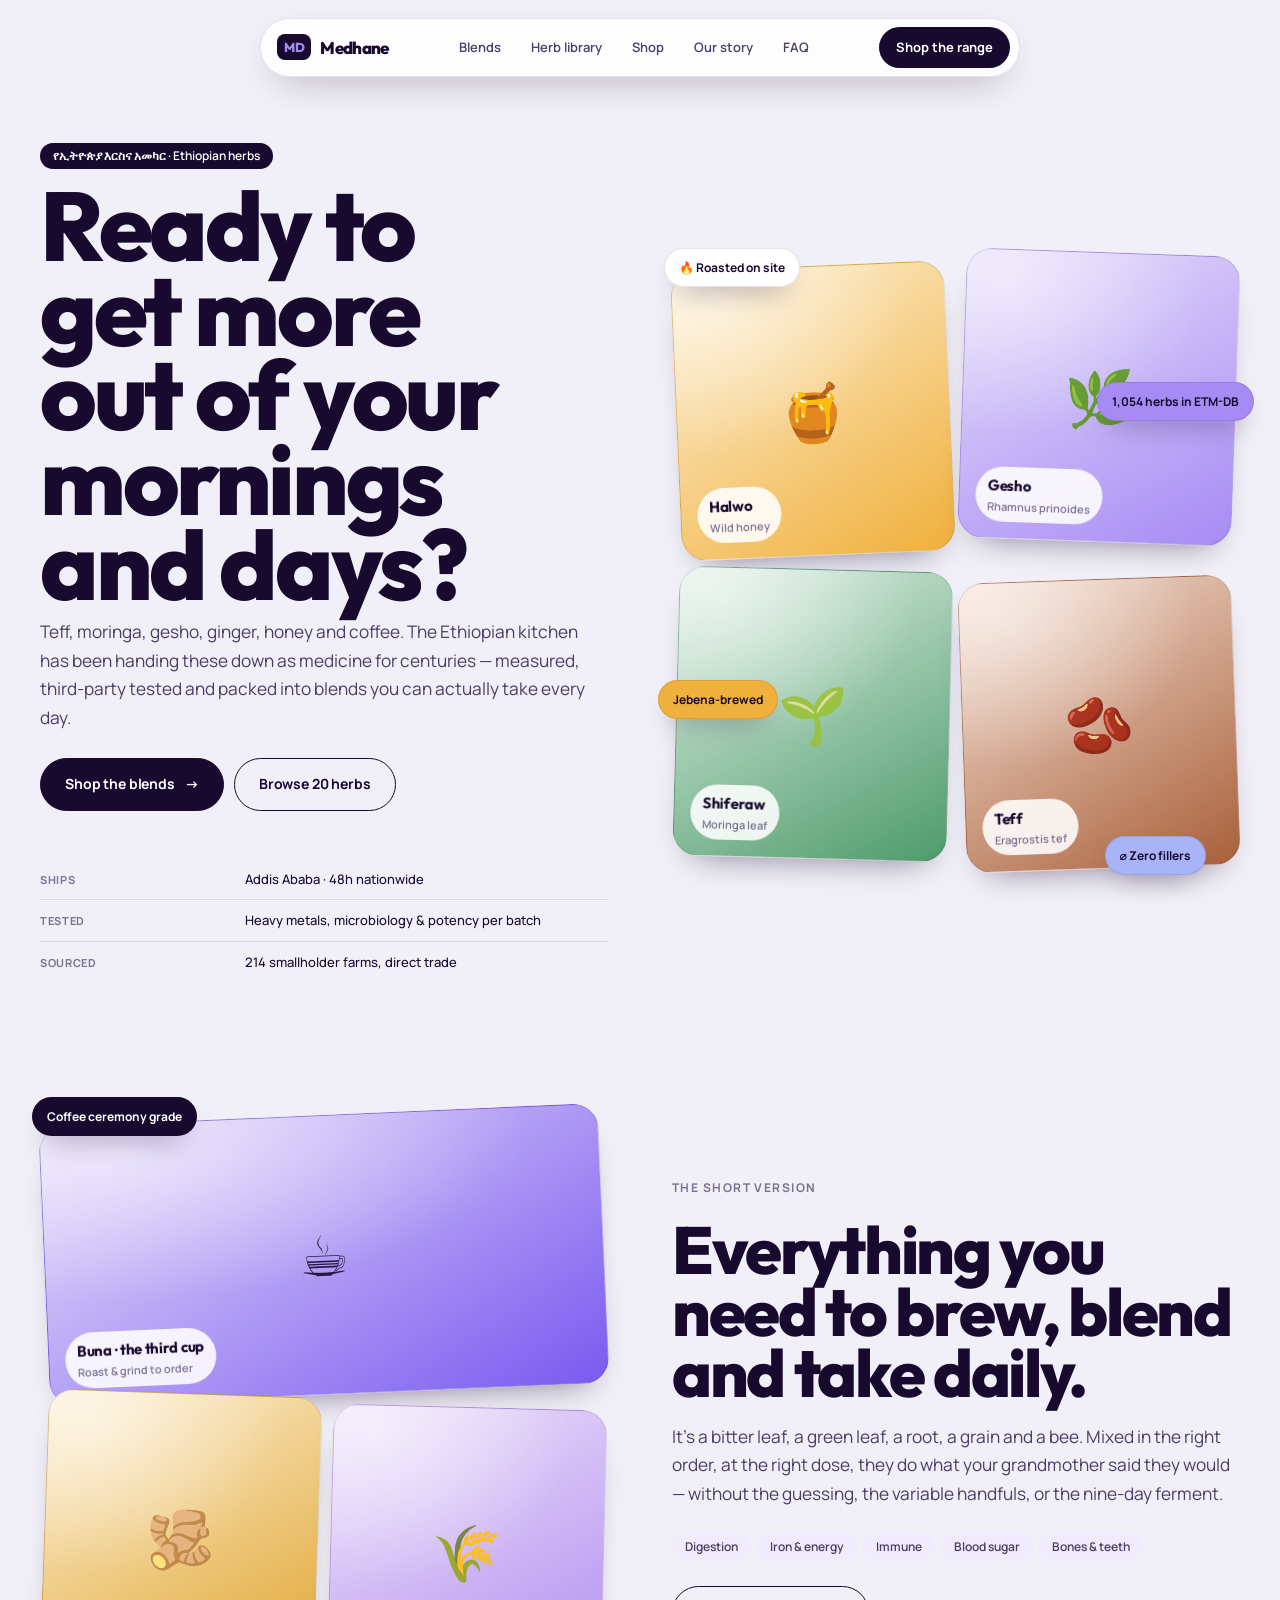
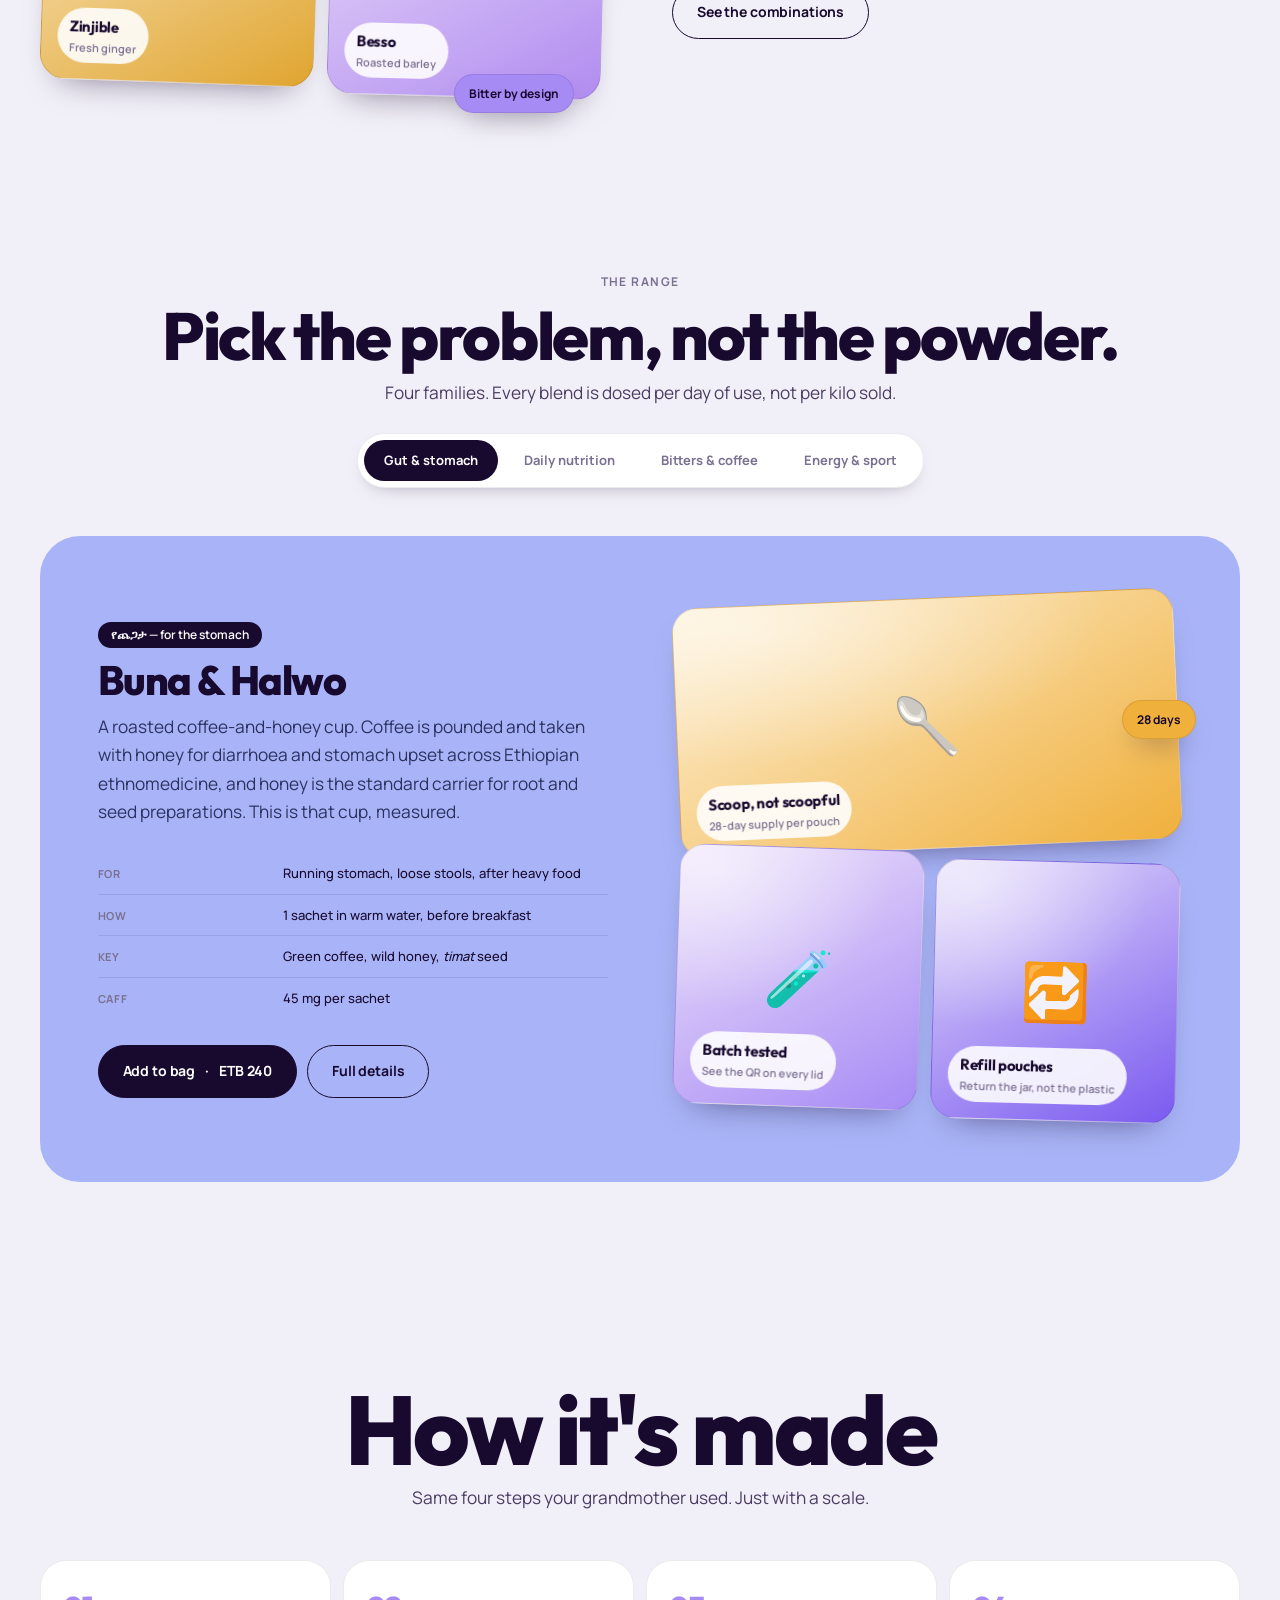
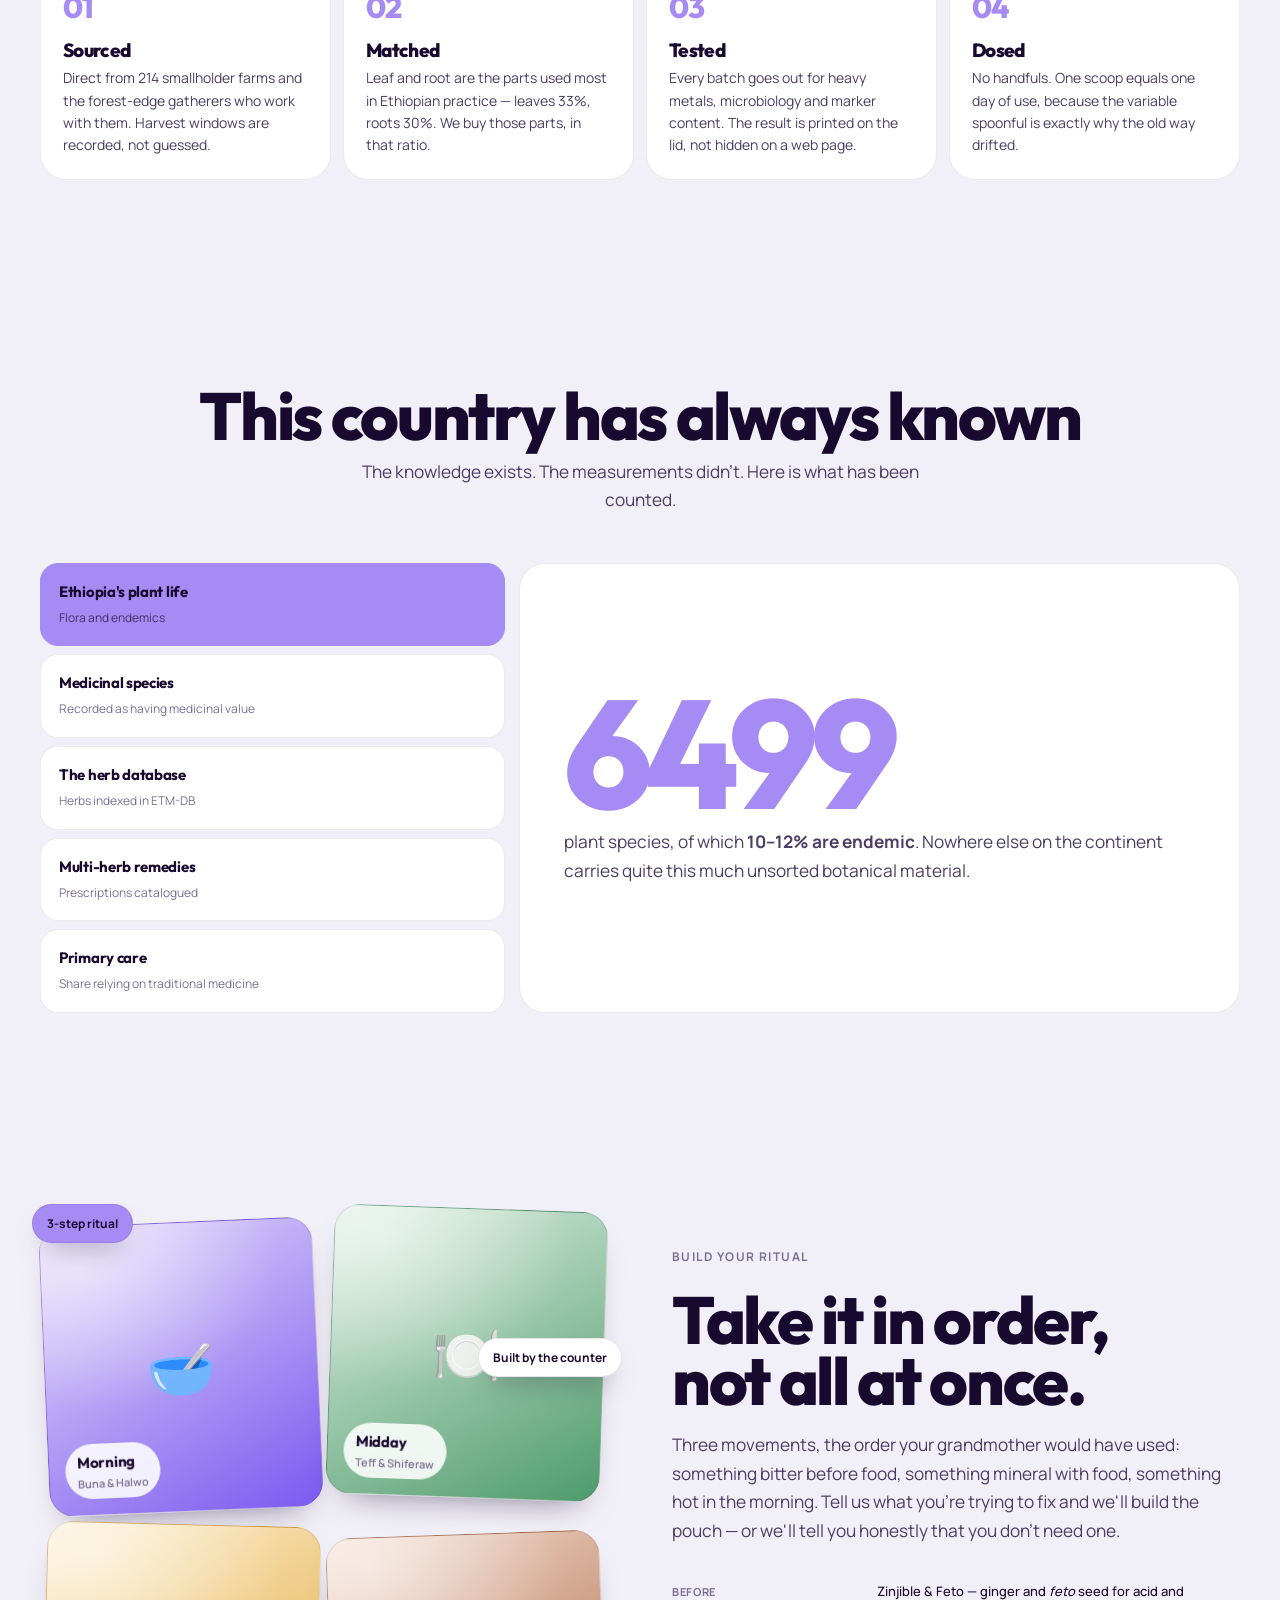
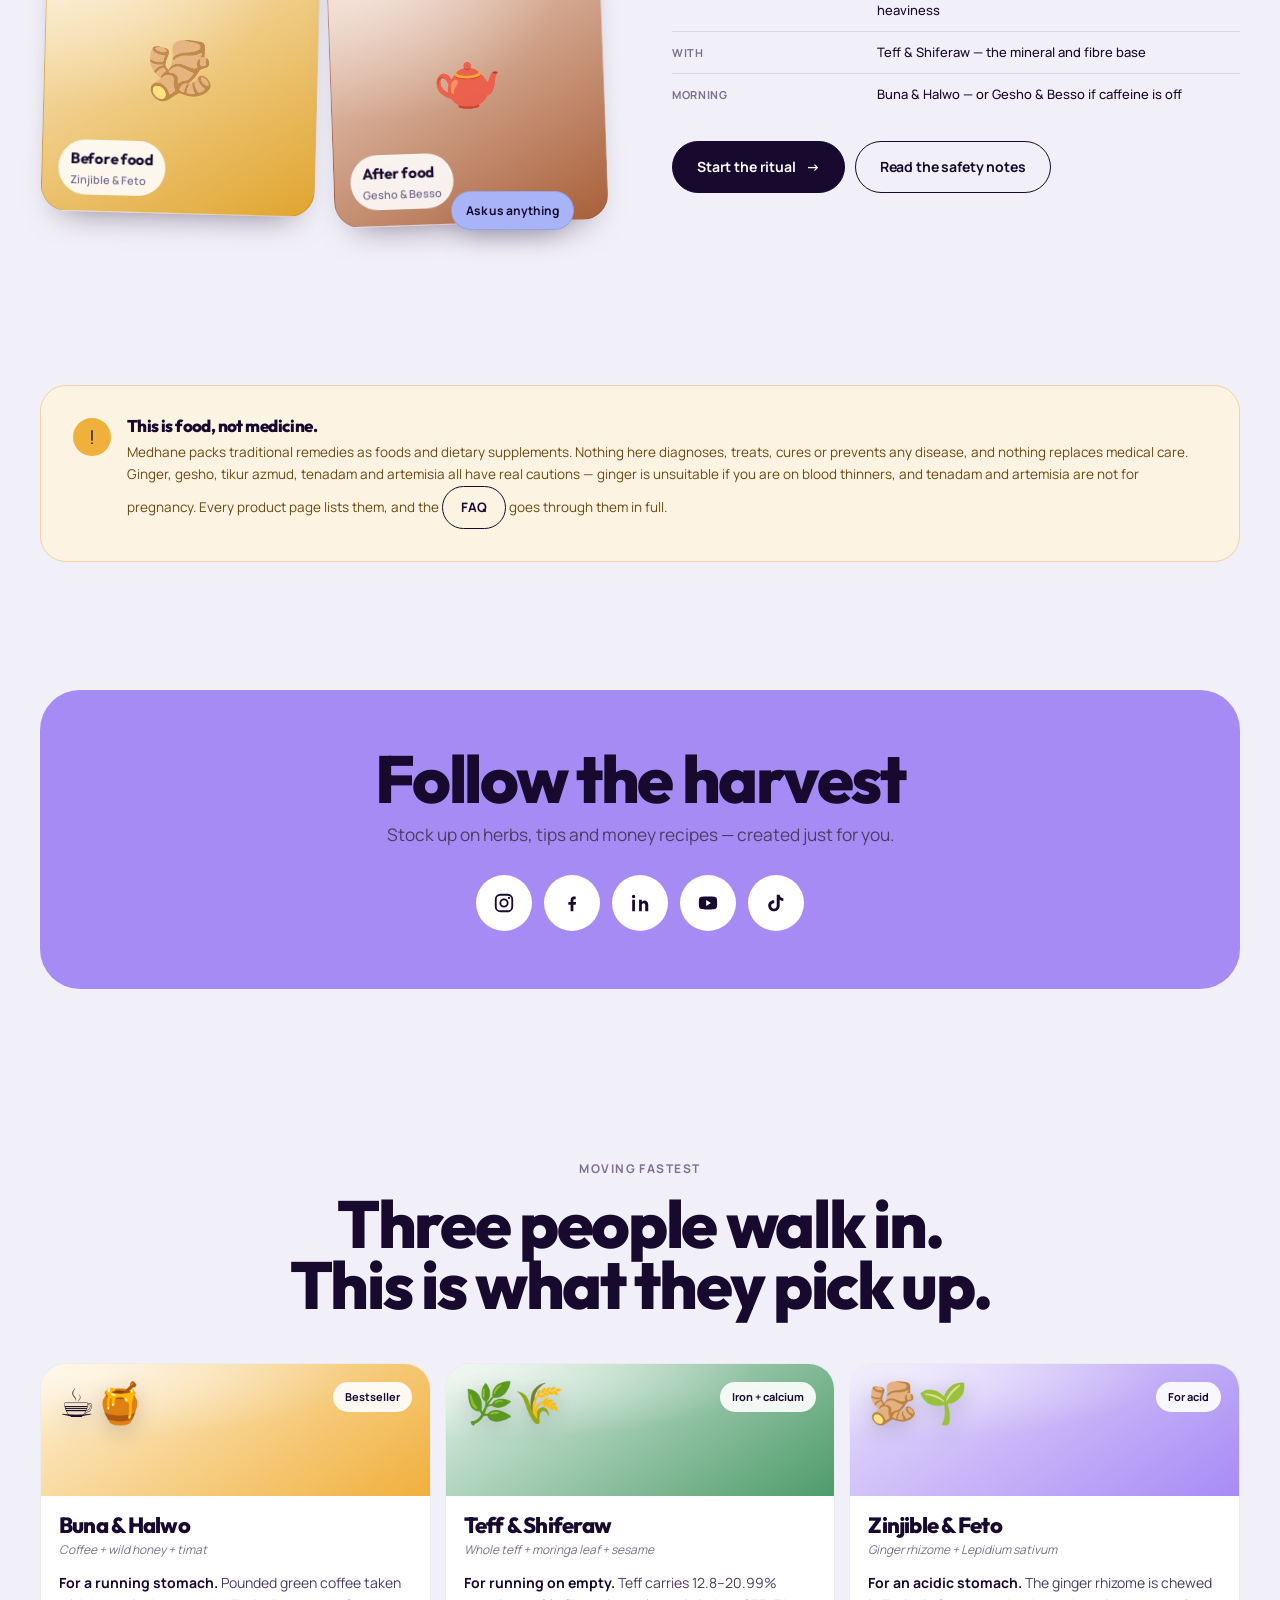
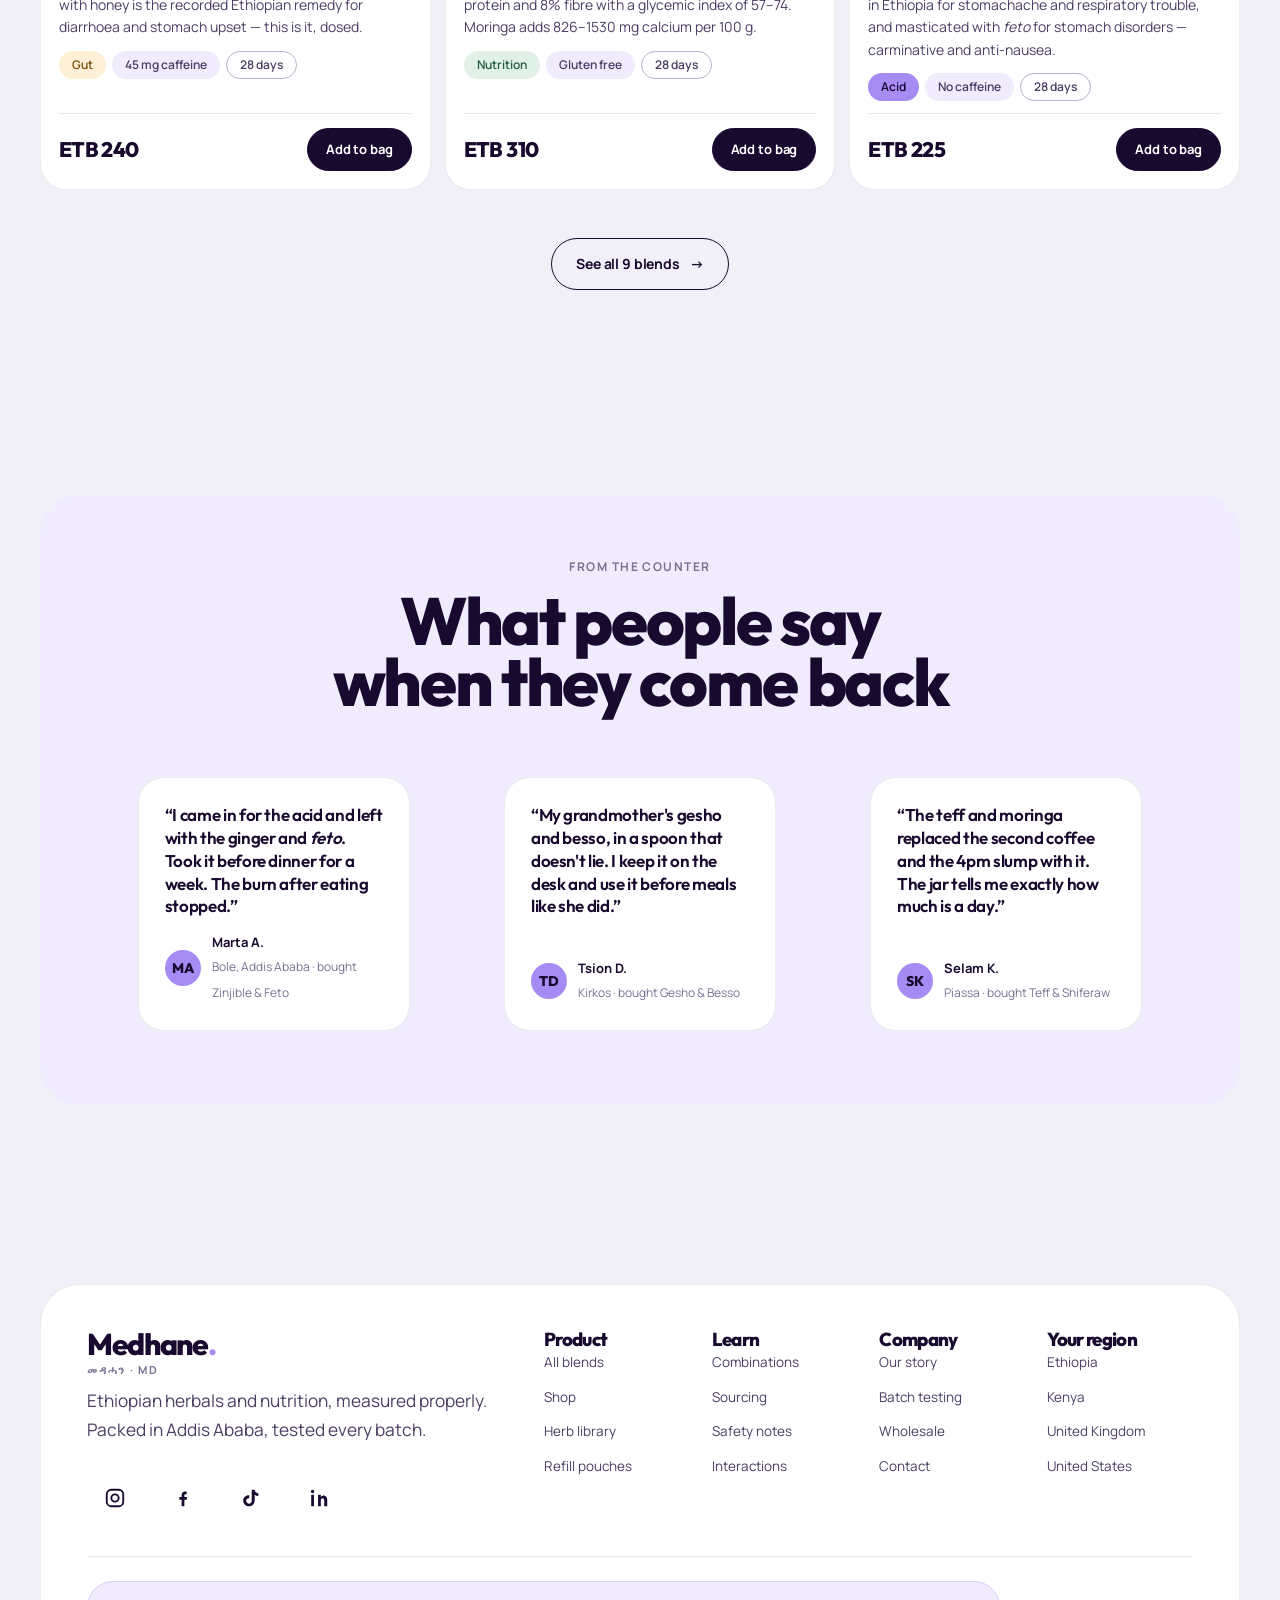
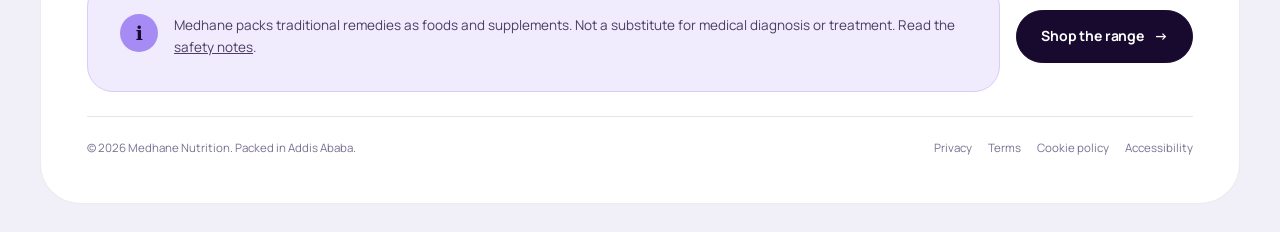
<file: index.html>
<!doctype html>
<html lang="en">
<head>
<meta charset="utf-8">
<meta name="viewport" content="width=device-width, initial-scale=1">
<title>Medhane — Ethiopian Nutrition &amp; Herbal Supplements</title>
<meta name="description" content="Medhane (MD) — Ethiopian nutrition and herbal supplements. Teff, moringa, gesho, ginger, honey and coffee — the Ethiopian kitchen's everyday medicine, measured and packed into daily blends. Buna + honey for a running stomach. Ginger for acid.">
<link rel="preconnect" href="https://fonts.googleapis.com">
<link rel="preconnect" href="https://fonts.gstatic.com" crossorigin>
<link href="https://fonts.googleapis.com/css2?family=Outfit:wght@600;700;800&family=Manrope:wght@400;500;600;700;800&display=swap" rel="stylesheet">
<link rel="stylesheet" href="assets/app.css">
<link rel="icon" href="data:image/svg+xml,%3Csvg xmlns='http://www.w3.org/2000/svg' viewBox='0 0 32 32'%3E%3Crect width='32' height='32' rx='9' fill='%2318092e'/%3E%3Ctext x='16' y='22' font-family='Arial,sans-serif' font-size='15' font-weight='bold' fill='%23a78bf5' text-anchor='middle'%3EMD%3C/text%3E%3C/svg%3E">
</head>
<body>
<a class="skip" href="#main">Skip to content</a>

<!-- ============================ NAV ============================ -->
<header class="nav" data-nav data-open="false">
  <a class="nav__brand" href="index.html">
    <span class="nav__mark" aria-hidden="true">MD</span>
    Medhane
  </a>
  <nav class="nav__links" aria-label="Primary">
    <a href="blends.html">Blends</a>
    <a href="herbs.html">Herb library</a>
    <a href="shop.html">Shop</a>
    <a href="story.html">Our story</a>
    <a href="faq.html">FAQ</a>
  </nav>
  <a class="nav__cta" href="shop.html">Shop the range</a>
  <button class="nav__burger" type="button" data-nav-burger aria-expanded="false" aria-label="Menu">
    <svg viewBox="0 0 24 24" fill="none" stroke="currentColor" stroke-width="2.6" stroke-linecap="round" aria-hidden="true"><path d="M4 7h16M4 12h16M4 17h16"/></svg>
  </button>
</header>

<main id="main">

  <!-- ====================== 1. HERO SPLIT ====================== -->
  <section class="phero">
    <div class="wrap">
      <div class="split">
        <div class="split__copy">
          <span class="chip chip--ink">የኢትዮጵያ እርስና አመካር &middot; Ethiopian herbs</span>
          <h1 class="d1 mt-s">Ready to get more out of your mornings and days?</h1>
          <p class="lede mt-s">Teff, moringa, gesho, ginger, honey and coffee. The Ethiopian
            kitchen has been handing these down as medicine for centuries — measured, third-party
            tested and packed into blends you can actually take every day.</p>
          <div class="actions mt-m">
            <a class="btn" href="shop.html">Shop the blends <span class="arw" aria-hidden="true">&rarr;</span></a>
            <a class="btn btn--ghost" href="herbs.html">Browse 20 herbs</a>
          </div>
          <dl class="meta mt-l">
            <div class="meta__row"><dt>Ships</dt><dd>Addis Ababa &middot; 48h nationwide</dd></div>
            <div class="meta__row"><dt>Tested</dt><dd>Heavy metals, microbiology &amp; potency per batch</dd></div>
            <div class="meta__row"><dt>Sourced</dt><dd>214 smallholder farms, direct trade</dd></div>
          </dl>
        </div>

        <div class="split__media">
          <div class="media">
            <div class="stack">
              <div class="stack__tile" style="--t1:#fdf0d6;--t2:#f0b03c">
                <span class="stack__glyph" aria-hidden="true">🍯</span>
                <span class="stack__cap">Halwo<small>Wild honey</small></span>
              </div>
              <div class="stack__tile" style="--t1:#e6defa;--t2:#a78bf5">
                <span class="stack__glyph" aria-hidden="true">🌿</span>
                <span class="stack__cap">Gesho<small>Rhamnus prinoides</small></span>
              </div>
              <div class="stack__tile" style="--t1:#e2f1e7;--t2:#4e9b6b">
                <span class="stack__glyph" aria-hidden="true">🌱</span>
                <span class="stack__cap">Shiferaw<small>Moringa leaf</small></span>
              </div>
              <div class="stack__tile" style="--t1:#f6e3d8;--t2:#a9603a">
                <span class="stack__glyph" aria-hidden="true">🫘</span>
                <span class="stack__cap">Teff<small>Eragrostis tef</small></span>
              </div>
            </div>
            <div class="stickers">
              <span class="sticker sticker--tl">🔥 Roasted on site</span>
              <span class="sticker sticker--tr sticker--lav">1,054 herbs in ETM-DB</span>
              <span class="sticker sticker--br sticker--peri">⌀ Zero fillers</span>
              <span class="sticker sticker--bl sticker--honey">Jebena-brewed</span>
            </div>
          </div>
        </div>
      </div>
    </div>
  </section>

  <!-- ============ 2. SECOND SPLIT (reversed, like reference) ============ -->
  <section class="section section--tight">
    <div class="wrap">
      <div class="split split--reverse">
        <div class="split__media">
          <div class="media">
            <div class="stack">
              <div class="stack__tile stack__tile--wide" style="--t1:#e6defa;--t2:#7a5af0">
                <span class="stack__glyph" aria-hidden="true">☕</span>
                <span class="stack__cap">Buna &middot; the third cup<small>Roast &amp; grind to order</small></span>
              </div>
              <div class="stack__tile" style="--t1:#fdf0d6;--t2:#e0a52f">
                <span class="stack__glyph" aria-hidden="true">🫚</span>
                <span class="stack__cap">Zinjible<small>Fresh ginger</small></span>
              </div>
              <div class="stack__tile" style="--t1:#efe4fa;--t2:#b18cf0">
                <span class="stack__glyph" aria-hidden="true">🌾</span>
                <span class="stack__cap">Besso<small>Roasted barley</small></span>
              </div>
            </div>
            <div class="stickers">
              <span class="sticker sticker--tl sticker--ink">Coffee ceremony grade</span>
              <span class="sticker sticker--br sticker--lav">Bitter by design</span>
            </div>
          </div>
        </div>
        <div class="split__copy">
          <span class="eyebrow">The short version</span>
          <h2 class="d2">Everything you need to brew, blend and take daily.</h2>
          <p class="lede">It's a bitter leaf, a green leaf, a root, a grain and a bee. Mixed in the
            right order, at the right dose, they do what your grandmother said they would — without
            the guessing, the variable handfuls, or the nine-day ferment.</p>
          <div class="tags mt-m">
            <span class="chip">Digestion</span>
            <span class="chip">Iron &amp; energy</span>
            <span class="chip">Immune</span>
            <span class="chip">Blood sugar</span>
            <span class="chip">Bones &amp; teeth</span>
          </div>
          <div class="actions mt-m">
            <a class="btn btn--ghost" href="blends.html">See the combinations</a>
          </div>
        </div>
      </div>
    </div>
  </section>

  <!-- ================== 3. TABS + PERIWINKLE BAND ================== -->
  <section class="section" id="range">
    <div class="wrap">
      <div class="center">
        <span class="eyebrow">The range</span>
        <h2 class="d2 mt-s">Pick the problem, not the powder.</h2>
        <p class="lede mt-s">Four families. Every blend is dosed per day of use, not per kilo sold.</p>
      </div>

      <div class="center mt-m">
        <div class="segment" role="tablist" data-segment="range-panels" aria-label="Product families">
          <button type="button" role="tab" aria-selected="true"  data-tab="gut">Gut &amp; stomach</button>
          <button type="button" role="tab" aria-selected="false" data-tab="daily">Daily nutrition</button>
          <button type="button" role="tab" aria-selected="false" data-tab="bitters">Bitters &amp; coffee</button>
          <button type="button" role="tab" aria-selected="false" data-tab="sport">Energy &amp; sport</button>
        </div>
      </div>

      <div class="band band--peri mt-l" id="range-panels">
        <div class="split">
          <div class="split__copy">
            <div data-panel="gut">
              <span class="chip chip--ink">የጨጋታ — for the stomach</span>
              <h3 class="d3 mt-s">Buna &amp; Halwo</h3>
              <p class="lede mt-s">A roasted coffee-and-honey cup. Coffee is pounded and taken with
                honey for diarrhoea and stomach upset across Ethiopian ethnomedicine, and honey is
                the standard carrier for root and seed preparations. This is that cup, measured.</p>
              <dl class="meta mt-m">
                <div class="meta__row"><dt>For</dt><dd>Running stomach, loose stools, after heavy food</dd></div>
                <div class="meta__row"><dt>How</dt><dd>1 sachet in warm water, before breakfast</dd></div>
                <div class="meta__row"><dt>Key</dt><dd>Green coffee, wild honey, <i>timat</i> seed</dd></div>
                <div class="meta__row"><dt>Caff</dt><dd>45 mg per sachet</dd></div>
              </dl>
              <div class="actions mt-m">
                <button class="btn" type="button" data-add="buna-halwo">
                  <span data-add-label>Add to bag</span> <span aria-hidden="true">&middot;</span> ETB 240
                </button>
                <a class="btn btn--ghost" href="blends.html#buna-halwo">Full details</a>
              </div>
            </div>

            <div data-panel="daily" hidden>
              <span class="chip chip--ink">ዕላትና — everyday fuel</span>
              <h3 class="d3 mt-s">Teff &amp; Shiferaw</h3>
              <p class="lede mt-s">Teff is 12.8–20.99% protein, 8% fibre, high in iron, calcium, zinc
                and magnesium, with a glycemic index of 57–74 and no gluten. Moringa leaf adds
                28–29% crude protein and 826–1530 mg calcium per 100 g. Stirred, it is injera in a cup.</p>
              <dl class="meta mt-m">
                <div class="meta__row"><dt>For</dt><dd>Energy, iron, blood sugar, gut lining</dd></div>
                <div class="meta__row"><dt>How</dt><dd>2 scoops in water, shakshuka or kolo</dd></div>
                <div class="meta__row"><dt>Key</dt><dd>Whole teff, moringa leaf, sesame (<i>tahini</i>)</dd></div>
                <div class="meta__row"><dt>Serve</dt><dd>Iron + calcium + 7 g fibre</dd></div>
              </dl>
              <div class="actions mt-m">
                <button class="btn" type="button" data-add="teff-shiferaw">
                  <span data-add-label>Add to bag</span> <span aria-hidden="true">&middot;</span> ETB 310
                </button>
                <a class="btn btn--ghost" href="blends.html#teff-shiferaw">Full details</a>
              </div>
            </div>

            <div data-panel="bitters" hidden>
              <span class="chip chip--ink">ጨጋታ — bitters</span>
              <h3 class="d3 mt-s">Gesho &amp; Besso</h3>
              <p class="lede mt-s">Gesho is the Ethiopian bittering plant for tej and tella — 70.5%
                carbohydrate, 25.6% fibre, 8.5% protein. Leaves are used for stomachache, diarrhoea,
                fever and loss of appetite. Besso, roasted barley powder, is the recorded antidote
                taken alongside strong preparations.</p>
              <dl class="meta mt-m">
                <div class="meta__row"><dt>For</dt><dd>Appetite, heaviness after meals, bloating</dd></div>
                <div class="meta__row"><dt>How</dt><dd>Half tsp in warm water, 30 min before food</dd></div>
                <div class="meta__row"><dt>Key</dt><dd>Gesho leaf &amp; stem, roasted barley</dd></div>
                <div class="meta__row"><dt>Taste</dt><dd>Sharply bitter, roasted — meant to be bitter</dd></div>
              </dl>
              <div class="actions mt-m">
                <button class="btn" type="button" data-add="gesho-besso">
                  <span data-add-label>Add to bag</span> <span aria-hidden="true">&middot;</span> ETB 265
                </button>
                <a class="btn btn--ghost" href="blends.html#gesho-besso">Full details</a>
              </div>
            </div>

            <div data-panel="sport" hidden>
              <span class="chip chip--ink">ጉርጋ — for the body</span>
              <h3 class="d3 mt-s">Shiferaw &amp; Tikur Azmud</h3>
              <p class="lede mt-s">Moringa leaf powder has been screened in Ethiopia as a local
                nutritional supplement — it prevented the rise in cholesterol, triglycerides and LDL
                induced by a high-fat diet. Tikur azmud (<i>Nigella sativa</i>) is one of the most
                widely phytochemically studied plants in the country.</p>
              <dl class="meta mt-m">
                <div class="meta__row"><dt>For</dt><dd>Recovery, lipid balance, general resilience</dd></div>
                <div class="meta__row"><dt>How</dt><dd>1 scoop with food, morning or post-training</dd></div>
                <div class="meta__row"><dt>Key</dt><dd>Moringa leaf, black seed, moringa flower</dd></div>
                <div class="meta__row"><dt>Note</dt><dd>Not for pregnancy — see the safety page</dd></div>
              </dl>
              <div class="actions mt-m">
                <button class="btn" type="button" data-add="shiferaw-tikur">
                  <span data-add-label>Add to bag</span> <span aria-hidden="true">&middot;</span> ETB 290
                </button>
                <a class="btn btn--ghost" href="blends.html#shiferaw-tikur">Full details</a>
              </div>
            </div>
          </div>

          <div class="split__media">
            <div class="media">
              <div class="stack">
                <div class="stack__tile stack__tile--wide" style="--t1:#fdf0d6;--t2:#f0b03c">
                  <span class="stack__glyph" aria-hidden="true">🥄</span>
                  <span class="stack__cap">Scoop, not scoopful<small>28-day supply per pouch</small></span>
                </div>
                <div class="stack__tile" style="--t1:#efe4fa;--t2:#a78bf5">
                  <span class="stack__glyph" aria-hidden="true">🧪</span>
                  <span class="stack__cap">Batch tested<small>See the QR on every lid</small></span>
                </div>
                <div class="stack__tile" style="--t1:#e6defa;--t2:#7a5af0">
                  <span class="stack__glyph" aria-hidden="true">🔁</span>
                  <span class="stack__cap">Refill pouches<small>Return the jar, not the plastic</small></span>
                </div>
              </div>
              <div class="stickers">
                <span class="sticker sticker--tr sticker--honey">28 days</span>
              </div>
            </div>
          </div>
        </div>
      </div>
    </div>
  </section>

  <!-- ============ 4. OVERSIZED "HOW IT WORKS" WITH OVERLAP ============ -->
  <section class="section" id="how">
    <div class="wrap center">
      <h2 class="d1">How it's made</h2>
      <p class="lede mt-s">Same four steps your grandmother used. Just with a scale.</p>
    </div>

    <div class="wrap mt-l">
      <div class="steps">
        <article class="step" data-reveal>
          <h3>Sourced</h3>
          <p>Direct from 214 smallholder farms and the forest-edge gatherers who work with them.
            Harvest windows are recorded, not guessed.</p>
        </article>
        <article class="step" data-reveal>
          <h3>Matched</h3>
          <p>Leaf and root are the parts used most in Ethiopian practice — leaves 33%, roots 30%.
            We buy those parts, in that ratio.</p>
        </article>
        <article class="step" data-reveal>
          <h3>Tested</h3>
          <p>Every batch goes out for heavy metals, microbiology and marker content. The result
            is printed on the lid, not hidden on a web page.</p>
        </article>
        <article class="step" data-reveal>
          <h3>Dosed</h3>
          <p>No handfuls. One scoop equals one day of use, because the variable spoonful is exactly
            why the old way drifted.</p>
        </article>
      </div>
    </div>
  </section>

  <!-- ==================== 5. STATS: PILLS + HUGE NUMERAL ==================== -->
  <section class="section" id="why">
    <div class="wrap center">
      <h2 class="d2">This country has always known</h2>
      <p class="lede mt-s">The knowledge exists. The measurements didn't. Here is what has been counted.</p>
    </div>

    <div class="wrap mt-l">
      <div class="stat-grid">
        <div class="stat-list" data-stat-list="stat-panels" role="group" aria-label="Ethiopian traditional medicine statistics">
          <button type="button" aria-pressed="true"  data-stat="flora">
            <b>Ethiopia's plant life</b><small>Flora and endemics</small>
          </button>
          <button type="button" aria-pressed="false" data-stat="medicinal">
            <b>Medicinal species</b><small>Recorded as having medicinal value</small>
          </button>
          <button type="button" aria-pressed="false" data-stat="herbdb">
            <b>The herb database</b><small>Herbs indexed in ETM-DB</small>
          </button>
          <button type="button" aria-pressed="false" data-stat="remedies">
            <b>Multi-herb remedies</b><small>Prescriptions catalogued</small>
          </button>
          <button type="button" aria-pressed="false" data-stat="trust">
            <b>Primary care</b><small>Share relying on traditional medicine</small>
          </button>
        </div>

        <div class="stat-panel" id="stat-panels">
          <div data-stat-panel="flora">
            <p class="numeral" data-count="6500">0</p>
            <p class="lede mt-s">plant species, of which <b>10–12% are endemic</b>. Nowhere else on
              the continent carries quite this much unsorted botanical material.</p>
          </div>
          <div data-stat-panel="medicinal" hidden>
            <p class="numeral" data-count="1000">0</p>
            <p class="lede mt-s">species are reported to have medicinal value — around
              <b>15% of total flora</b> — treating roughly 300 separate conditions.</p>
          </div>
          <div data-stat-panel="herbdb" hidden>
            <p class="numeral" data-count="1054">0</p>
            <p class="lede mt-s">Ethiopian medicinal herbs with 1,465 traditional therapeutic uses
              and 4,285 compounds, indexed with sources in the public ETM-DB.</p>
          </div>
          <div data-stat-panel="remedies" hidden>
            <p class="numeral" data-count="573">0</p>
            <p class="lede mt-s">multi-herb prescriptions drawn from 265 plants — poly-herbal
              mixtures recorded in practice, not reconstructed afterwards.</p>
          </div>
          <div data-stat-panel="trust" hidden>
            <p class="numeral" data-count="80" data-suffix="%">0%</p>
            <p class="lede mt-s">of Ethiopians use traditional medicine for primary health care, mostly
              rural, mostly because it is <b>accessible and affordable</b>.</p>
          </div>
        </div>
      </div>
    </div>
  </section>

  <!-- ==================== 6. SPLIT: BUILD YOUR RITUAL ==================== -->
  <section class="section">
    <div class="wrap">
      <div class="split">
        <div class="split__media">
          <div class="media">
            <div class="stack">
              <div class="stack__tile" style="--t1:#e6defa;--t2:#7a5af0">
                <span class="stack__glyph" aria-hidden="true">🥣</span>
                <span class="stack__cap">Morning<small>Buna &amp; Halwo</small></span>
              </div>
              <div class="stack__tile" style="--t1:#e2f1e7;--t2:#4e9b6b">
                <span class="stack__glyph" aria-hidden="true">🍽️</span>
                <span class="stack__cap">Midday<small>Teff &amp; Shiferaw</small></span>
              </div>
              <div class="stack__tile" style="--t1:#fdf0d6;--t2:#e0a52f">
                <span class="stack__glyph" aria-hidden="true">🫚</span>
                <span class="stack__cap">Before food<small>Zinjible &amp; Feto</small></span>
              </div>
              <div class="stack__tile" style="--t1:#f6e3d8;--t2:#a9603a">
                <span class="stack__glyph" aria-hidden="true">🫖</span>
                <span class="stack__cap">After food<small>Gesho &amp; Besso</small></span>
              </div>
            </div>
            <div class="stickers">
              <span class="sticker sticker--tl sticker--lav">3-step ritual</span>
              <span class="sticker sticker--tr">Built by the counter</span>
              <span class="sticker sticker--br sticker--peri">Ask us anything</span>
            </div>
          </div>
        </div>
        <div class="split__copy">
          <span class="eyebrow">Build your ritual</span>
          <h2 class="d2">Take it in order, not all at once.</h2>
          <p class="lede">Three movements, the order your grandmother would have used: something
            bitter before food, something mineral with food, something hot in the morning. Tell us
            what you're trying to fix and we'll build the pouch — or we'll tell you honestly that
            you don't need one.</p>
          <ul class="meta mt-m">
            <li class="meta__row"><dt>Before</dt><dd>Zinjible &amp; Feto — ginger and <i>feto</i> seed for acid and heaviness</dd></li>
            <li class="meta__row"><dt>With</dt><dd>Teff &amp; Shiferaw — the mineral and fibre base</dd></li>
            <li class="meta__row"><dt>Morning</dt><dd>Buna &amp; Halwo — or Gesho &amp; Besso if caffeine is off</dd></li>
          </ul>
          <div class="actions mt-m">
            <a class="btn" href="shop.html">Start the ritual <span class="arw" aria-hidden="true">&rarr;</span></a>
            <a class="btn btn--ghost" href="faq.html">Read the safety notes</a>
          </div>
        </div>
      </div>
    </div>
  </section>

  <!-- ==================== 7. SAFETY CALLOUT ==================== -->
  <section class="section section--tight">
    <div class="wrap">
      <div class="callout" data-reveal>
        <span class="callout__icon" aria-hidden="true">!</span>
        <div>
          <h3>This is food, not medicine.</h3>
          <p>Medhane packs traditional remedies as foods and dietary supplements. Nothing here
            diagnoses, treats, cures or prevents any disease, and nothing replaces medical care.
            Ginger, gesho, tikur azmud, tenadam and artemisia all have real cautions — ginger is
            unsuitable if you are on blood thinners, and tenadam and artemisia are not for
            pregnancy. Every product page lists them, and the
            <a class="btn btn--ghost btn--sm" href="faq.html">FAQ</a> goes through them in full.</p>
        </div>
      </div>
    </div>
  </section>

  <!-- ==================== 8. SOCIAL / FOLLOW BAND ==================== -->
  <section class="section section--tight">
    <div class="wrap">
      <div class="band band--lav center">
        <h2 class="d2">Follow the harvest</h2>
        <p class="lede mt-s">Stock up on herbs, tips and money recipes — created just for you.</p>
        <div class="socials mt-m" style="justify-content:center">
          <a href="#" aria-label="Instagram"><svg viewBox="0 0 24 24" fill="none" stroke="currentColor" stroke-width="2" aria-hidden="true"><rect x="3" y="3" width="18" height="18" rx="5"/><circle cx="12" cy="12" r="4"/><circle cx="17.5" cy="6.5" r="1.2" fill="currentColor" stroke="none"/></svg></a>
          <a href="#" aria-label="Facebook"><svg viewBox="0 0 24 24" fill="currentColor" aria-hidden="true"><path d="M14 8h2V5h-2c-2 0-3.5 1.5-3.5 3.5V11H8v3h2.5v7h3v-7H16l.5-3h-3V9c0-.6.4-1 1.5-1Z"/></svg></a>
          <a href="#" aria-label="LinkedIn"><svg viewBox="0 0 24 24" fill="currentColor" aria-hidden="true"><path d="M6.5 8.5H3.5V21h3V8.5ZM5 3a1.9 1.9 0 1 0 0 3.8A1.9 1.9 0 0 0 5 3ZM21 14.2c0-3.2-1.7-4.9-4-4.9-1.5 0-2.5.8-3 1.6V8.5h-3V21h3v-6.5c0-1.3.7-2.2 1.9-2.2s1.8.9 1.8 2.2V21H21v-6.8Z"/></svg></a>
          <a href="#" aria-label="YouTube"><svg viewBox="0 0 24 24" fill="currentColor" aria-hidden="true"><path d="M22 12s0-3.2-.4-4.7a2.5 2.5 0 0 0-1.8-1.8C18.3 5 12 5 12 5s-6.3 0-7.8.5A2.5 2.5 0 0 0 2.4 7.3C2 8.8 2 12 2 12s0 3.2.4 4.7a2.5 2.5 0 0 0 1.8 1.8C5.7 19 12 19 12 19s6.3 0 7.8-.5a2.5 2.5 0 0 0 1.8-1.8c.4-1.5.4-4.7.4-4.7ZM10 15.2V8.8l5.2 3.2L10 15.2Z"/></svg></a>
          <a href="#" aria-label="TikTok"><svg viewBox="0 0 24 24" fill="currentColor" aria-hidden="true"><path d="M16 3c.4 2.3 1.8 3.7 4 3.9v3c-1.5 0-2.8-.5-4-1.4v6.1c0 3.9-2.9 6.4-6.4 6.4A6.1 6.1 0 0 1 3.5 15c0-3.4 2.9-6.2 6.6-5.9v3.1a3.1 3.1 0 0 0-3.4 2.9c0 1.7 1.3 3.1 3 3.1 1.7 0 3.1-1.4 3.1-3.3V3H16Z"/></svg></a>
        </div>
      </div>
    </div>
  </section>

  <!-- ==================== 9. BESTSELLERS ==================== -->
  <section class="section">
    <div class="wrap">
      <div class="center">
        <span class="eyebrow">Moving fastest</span>
        <h2 class="d2 mt-s">Three people walk in. This is what they pick up.</h2>
      </div>
      <div class="grid grid--wide mt-l">
        <article class="card" style="--t1:#fdf0d6;--t2:#f0b03c" data-reveal>
          <div class="card__top">
            <span class="card__glyph" aria-hidden="true">☕🍯</span>
            <span class="card__badge">Bestseller</span>
          </div>
          <div class="card__body">
            <h3 class="card__name">Buna &amp; Halwo</h3>
            <p class="card__latin">Coffee + wild honey + <i>timat</i></p>
            <p class="card__use"><b>For a running stomach.</b> Pounded green coffee taken with honey is
              the recorded Ethiopian remedy for diarrhoea and stomach upset — this is it, dosed.</p>
            <div class="tags">
              <span class="chip chip--honey">Gut</span><span class="chip">45 mg caffeine</span><span class="chip chip--line">28 days</span>
            </div>
            <div class="card__foot">
              <span class="price">ETB 240</span>
              <button class="btn btn--sm" type="button" data-add="buna-halwo"><span data-add-label>Add to bag</span></button>
            </div>
          </div>
        </article>

        <article class="card" style="--t1:#e2f1e7;--t2:#4e9b6b" data-reveal>
          <div class="card__top">
            <span class="card__glyph" aria-hidden="true">🌿🌾</span>
            <span class="card__badge">Iron + calcium</span>
          </div>
          <div class="card__body">
            <h3 class="card__name">Teff &amp; Shiferaw</h3>
            <p class="card__latin">Whole teff + moringa leaf + sesame</p>
            <p class="card__use"><b>For running on empty.</b> Teff carries 12.8–20.99% protein and
              8% fibre with a glycemic index of 57–74. Moringa adds 826–1530 mg calcium per 100 g.</p>
            <div class="tags">
              <span class="chip chip--leaf">Nutrition</span><span class="chip">Gluten free</span><span class="chip chip--line">28 days</span>
            </div>
            <div class="card__foot">
              <span class="price">ETB 310</span>
              <button class="btn btn--sm" type="button" data-add="teff-shiferaw"><span data-add-label>Add to bag</span></button>
            </div>
          </div>
        </article>

        <article class="card" style="--t1:#e6defa;--t2:#a78bf5" data-reveal>
          <div class="card__top">
            <span class="card__glyph" aria-hidden="true">🫚🌱</span>
            <span class="card__badge">For acid</span>
          </div>
          <div class="card__body">
            <h3 class="card__name">Zinjible &amp; Feto</h3>
            <p class="card__latin">Ginger rhizome + <i>Lepidium sativum</i></p>
            <p class="card__use"><b>For an acidic stomach.</b> The ginger rhizome is chewed in
              Ethiopia for stomachache and respiratory trouble, and masticated with <i>feto</i> for
              stomach disorders — carminative and anti-nausea.</p>
            <div class="tags">
              <span class="chip chip--lav">Acid</span><span class="chip">No caffeine</span><span class="chip chip--line">28 days</span>
            </div>
            <div class="card__foot">
              <span class="price">ETB 225</span>
              <button class="btn btn--sm" type="button" data-add="zinjible-feto"><span data-add-label>Add to bag</span></button>
            </div>
          </div>
        </article>
      </div>
      <div class="center mt-l">
        <a class="btn btn--ghost" href="shop.html">See all 9 blends <span class="arw" aria-hidden="true">&rarr;</span></a>
      </div>
    </div>
  </section>

  <!-- ==================== 10. TESTIMONIALS ==================== -->
  <section class="section">
    <div class="wrap">
      <div class="band band--wash">
        <div class="center">
          <span class="eyebrow">From the counter</span>
          <h2 class="d2 mt-s">What people say when they come back</h2>
        </div>
        <div class="quotes mt-l">
          <figure class="quote">
            <blockquote>“I came in for the acid and left with the ginger and <i>feto</i>. Took it
              before dinner for a week. The burn after eating stopped.”</blockquote>
            <figcaption>
              <span class="quote__av" aria-hidden="true">MA</span>
              <span><cite>Marta A.</cite><small>Bole, Addis Ababa · bought Zinjible &amp; Feto</small></span>
            </figcaption>
          </figure>
          <figure class="quote">
            <blockquote>“My grandmother's gesho and besso, in a spoon that doesn't lie. I keep it on
              the desk and use it before meals like she did.”</blockquote>
            <figcaption>
              <span class="quote__av" aria-hidden="true">TD</span>
              <span><cite>Tsion D.</cite><small>Kirkos · bought Gesho &amp; Besso</small></span>
            </figcaption>
          </figure>
          <figure class="quote">
            <blockquote>“The teff and moringa replaced the second coffee and the 4pm slump with it.
              The jar tells me exactly how much is a day.”</blockquote>
            <figcaption>
              <span class="quote__av" aria-hidden="true">SK</span>
              <span><cite>Selam K.</cite><small>Piassa · bought Teff &amp; Shiferaw</small></span>
            </figcaption>
          </figure>
        </div>
      </div>
    </div>
  </section>

</main>

<!-- ============================ FOOTER ============================ -->
<footer class="footer">
  <div class="wrap">
    <div class="footer__card">
      <div class="footer__top">
        <div>
          <p class="footer__logo">Medhane<span>.</span><small>መዳሓን · MD</small></p>
          <p class="lede mt-s">Ethiopian herbals and nutrition, measured properly. Packed in
            Addis Ababa, tested every batch.</p>
          <div class="socials mt-m">
            <a href="#" aria-label="Instagram"><svg viewBox="0 0 24 24" fill="none" stroke="currentColor" stroke-width="2" aria-hidden="true"><rect x="3" y="3" width="18" height="18" rx="5"/><circle cx="12" cy="12" r="4"/></svg></a>
            <a href="#" aria-label="Facebook"><svg viewBox="0 0 24 24" fill="currentColor" aria-hidden="true"><path d="M14 8h2V5h-2c-2 0-3.5 1.5-3.5 3.5V11H8v3h2.5v7h3v-7H16l.5-3h-3V9c0-.6.4-1 1.5-1Z"/></svg></a>
            <a href="#" aria-label="TikTok"><svg viewBox="0 0 24 24" fill="currentColor" aria-hidden="true"><path d="M16 3c.4 2.3 1.8 3.7 4 3.9v3c-1.5 0-2.8-.5-4-1.4v6.1c0 3.9-2.9 6.4-6.4 6.4A6.1 6.1 0 0 1 3.5 15c0-3.4 2.9-6.2 6.6-5.9v3.1a3.1 3.1 0 0 0-3.4 2.9c0 1.7 1.3 3.1 3 3.1 1.7 0 3.1-1.4 3.1-3.3V3H16Z"/></svg></a>
            <a href="#" aria-label="LinkedIn"><svg viewBox="0 0 24 24" fill="currentColor" aria-hidden="true"><path d="M6.5 8.5H3.5V21h3V8.5ZM5 3a1.9 1.9 0 1 0 0 3.8A1.9 1.9 0 0 0 5 3ZM21 14.2c0-3.2-1.7-4.9-4-4.9-1.5 0-2.5.8-3 1.6V8.5h-3V21h3v-6.5c0-1.3.7-2.2 1.9-2.2s1.8.9 1.8 2.2V21H21v-6.8Z"/></svg></a>
          </div>
        </div>
        <div class="footer__cols">
          <div>
            <h3>Product</h3>
            <ul>
              <li><a href="blends.html">All blends</a></li>
              <li><a href="shop.html">Shop</a></li>
              <li><a href="herbs.html">Herb library</a></li>
              <li><a href="shop.html">Refill pouches</a></li>
            </ul>
          </div>
          <div>
            <h3>Learn</h3>
            <ul>
              <li><a href="blends.html">Combinations</a></li>
              <li><a href="story.html">Sourcing</a></li>
              <li><a href="faq.html">Safety notes</a></li>
              <li><a href="faq.html">Interactions</a></li>
            </ul>
          </div>
          <div>
            <h3>Company</h3>
            <ul>
              <li><a href="story.html">Our story</a></li>
              <li><a href="story.html">Batch testing</a></li>
              <li><a href="#">Wholesale</a></li>
              <li><a href="#">Contact</a></li>
            </ul>
          </div>
          <div>
            <h3>Your region</h3>
            <ul>
              <li><a href="#">Ethiopia</a></li>
              <li><a href="#">Kenya</a></li>
              <li><a href="#">United Kingdom</a></li>
              <li><a href="#">United States</a></li>
            </ul>
          </div>
        </div>
      </div>
      <div class="footer__mid">
        <div class="callout callout--info" style="flex:1 1 340px">
          <span class="callout__icon" aria-hidden="true">ℹ</span>
          <div><p>Medhane packs traditional remedies as foods and supplements. Not a substitute for
            medical diagnosis or treatment. Read the <a href="faq.html" style="text-decoration:underline">safety notes</a>.</p></div>
        </div>
        <a class="btn" href="shop.html">Shop the range <span class="arw" aria-hidden="true">&rarr;</span></a>
      </div>
      <div class="footer__legal">
        <span>© <span data-year>2026</span> Medhane Nutrition. Packed in Addis Ababa.</span>
        <nav aria-label="Legal">
          <a href="#">Privacy</a>
          <a href="#">Terms</a>
          <a href="#">Cookie policy</a>
          <a href="#">Accessibility</a>
        </nav>
      </div>
    </div>
  </div>
</footer>

<script src="assets/app.js" defer></script>
</body>
</html>
</file>
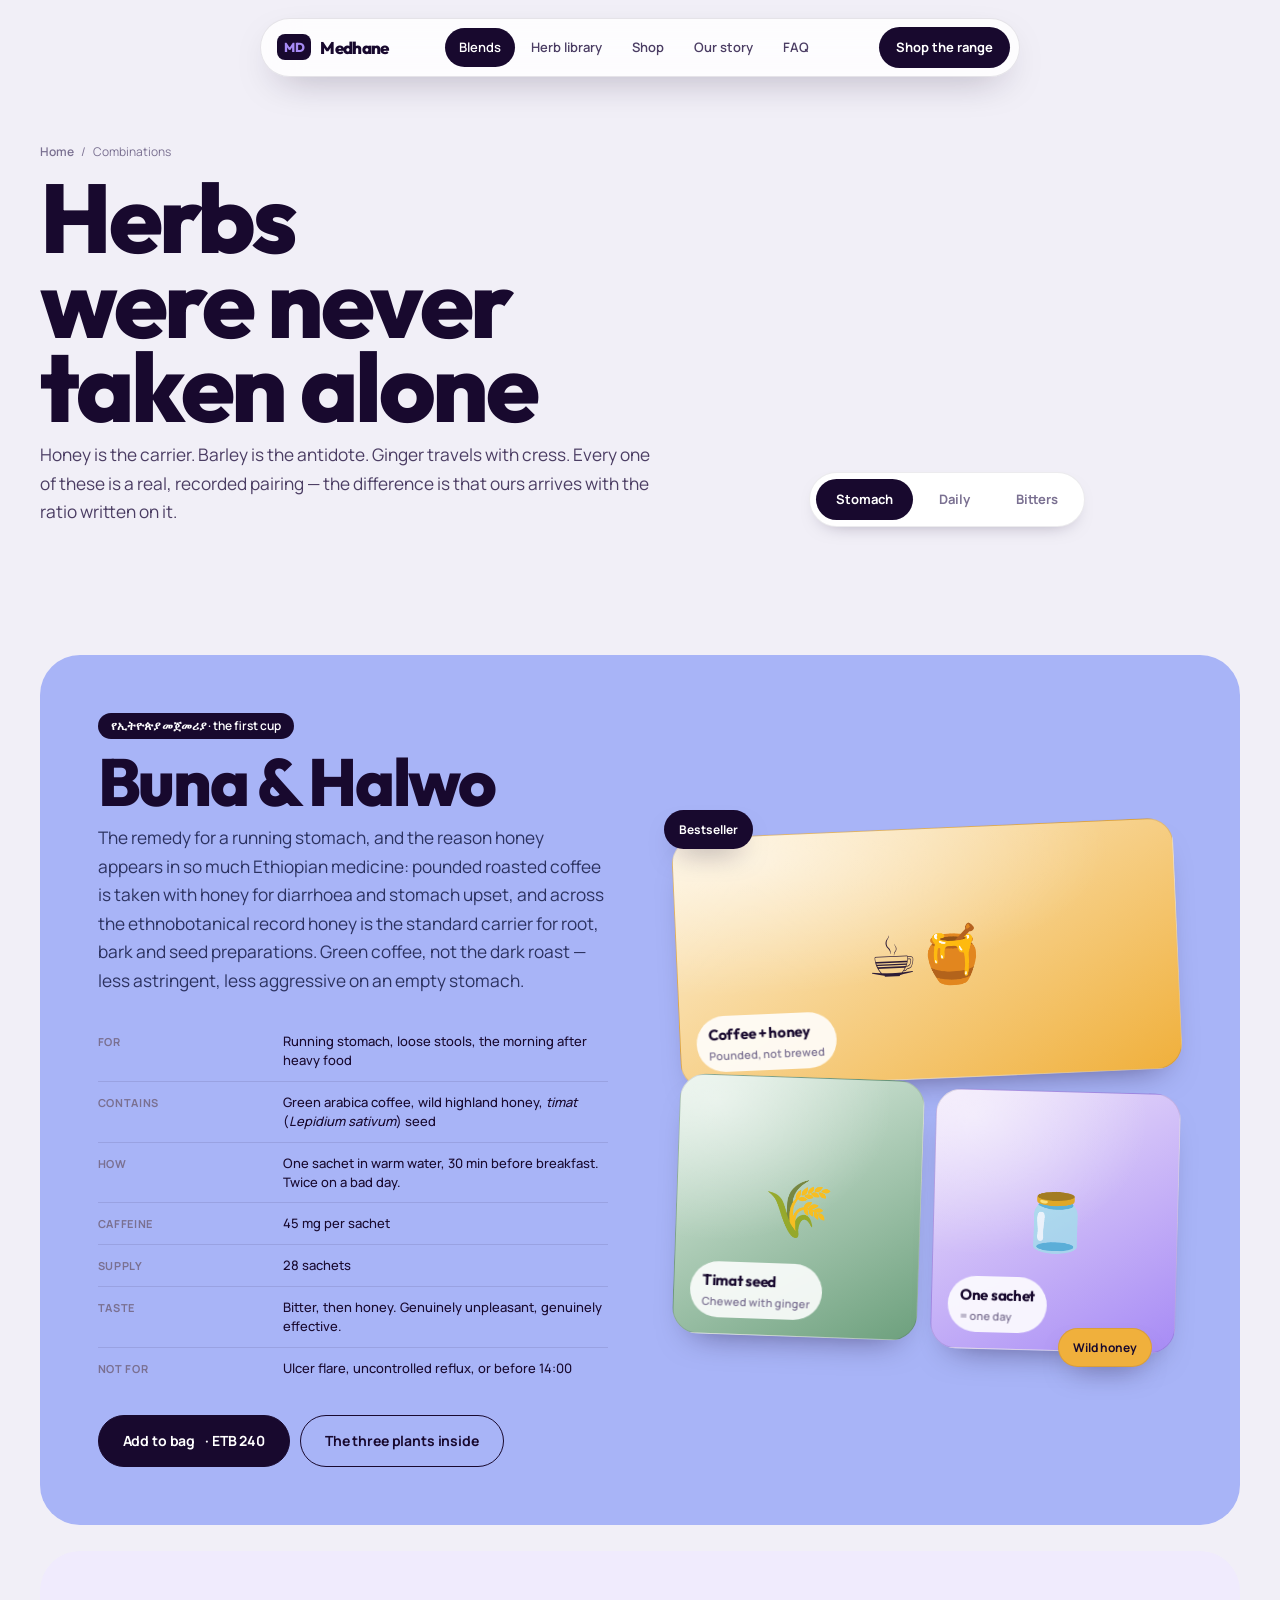
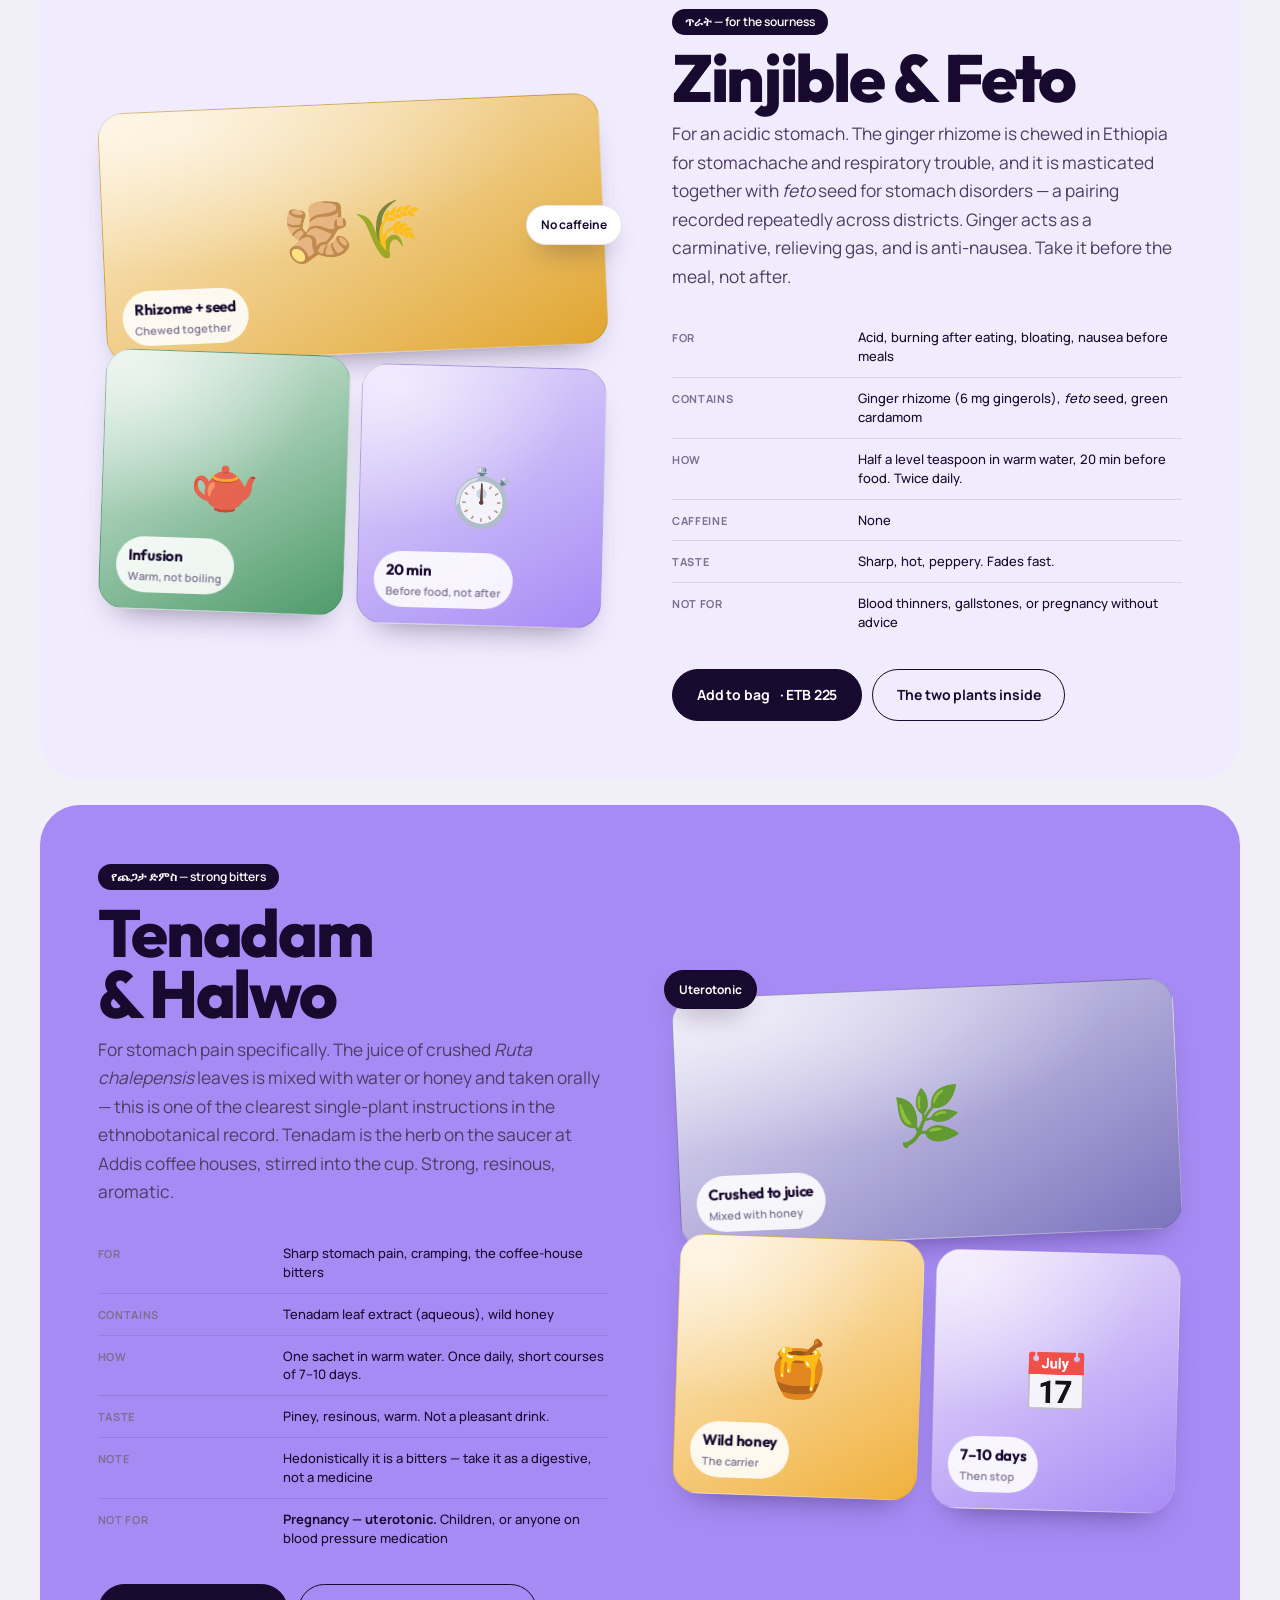
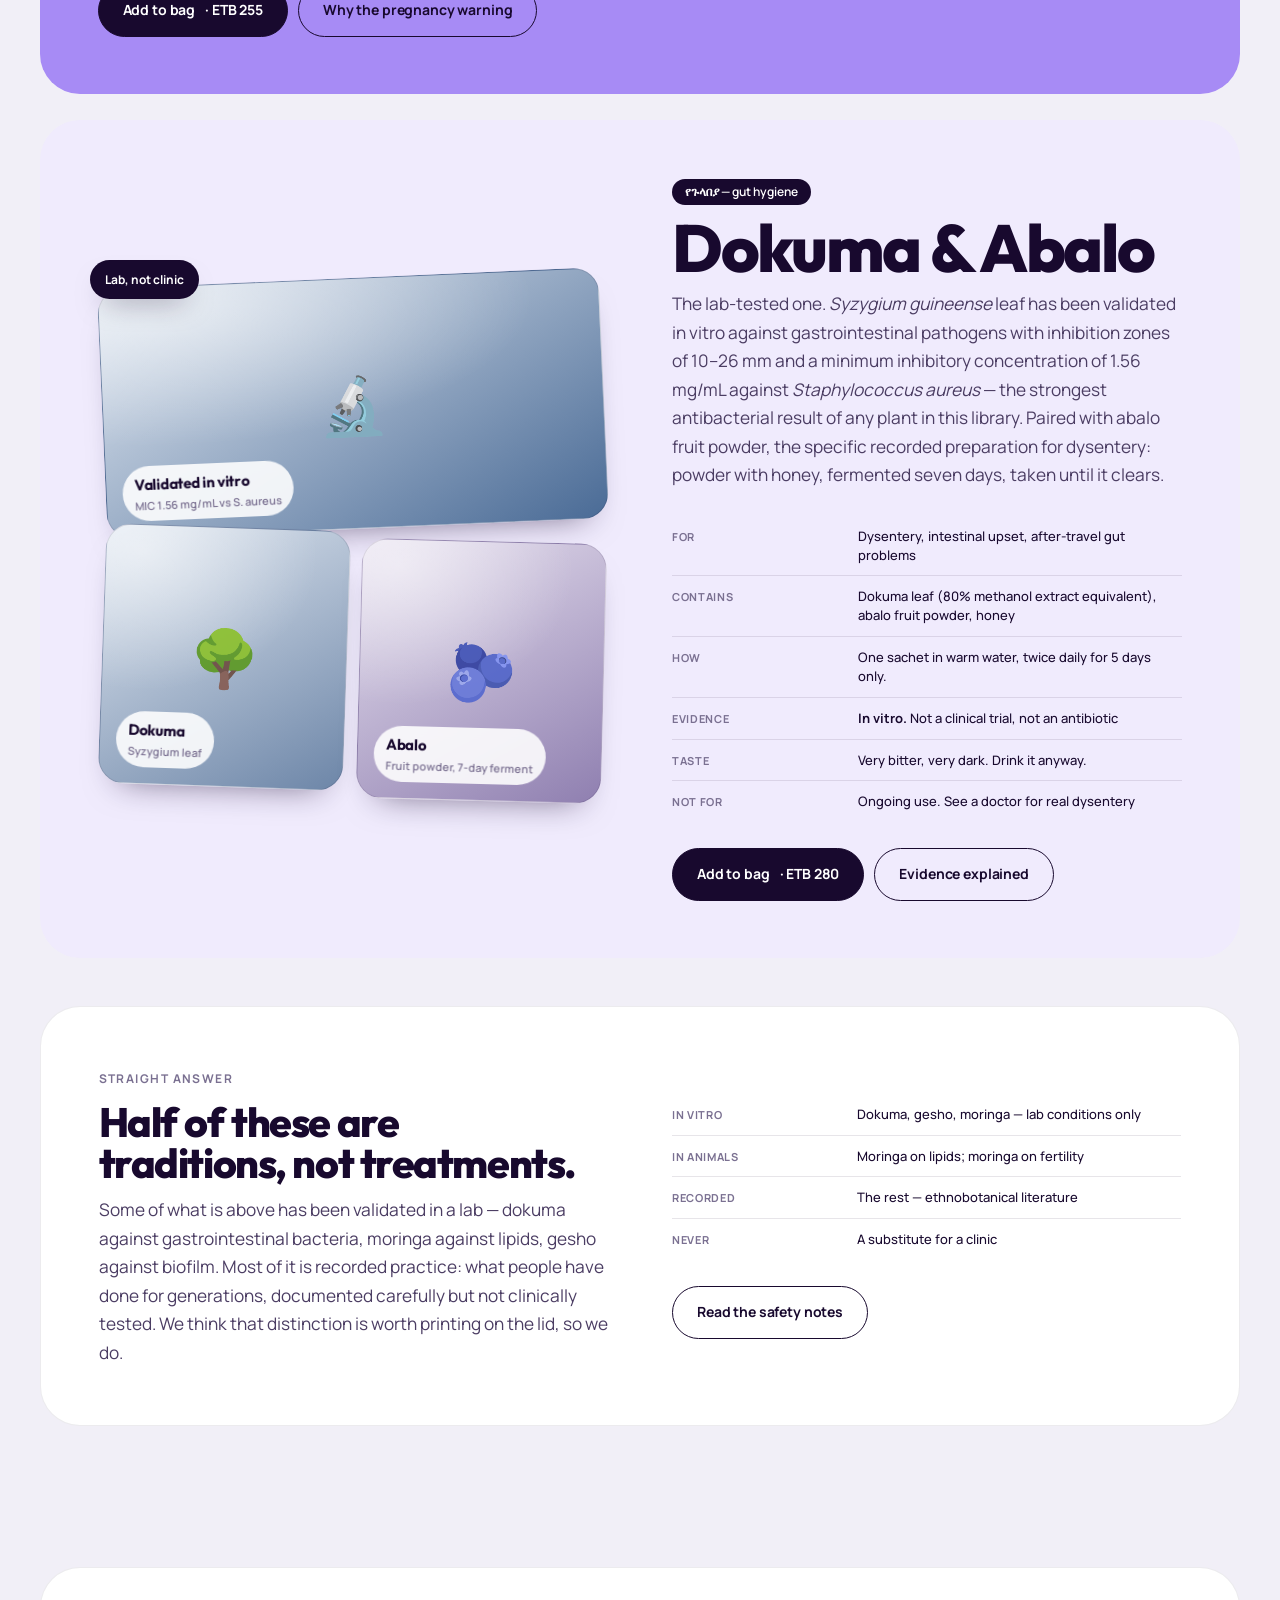
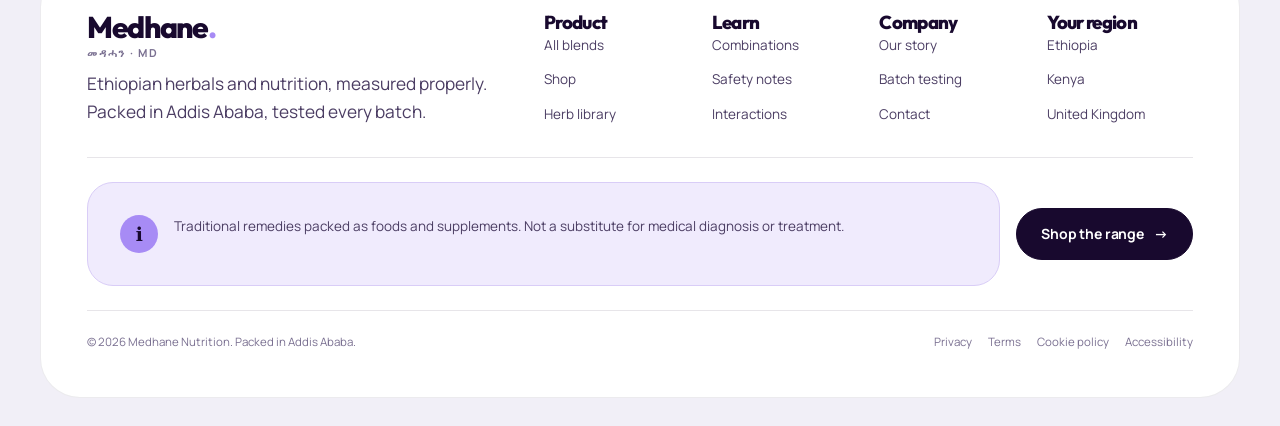
<file: blends.html>
<!doctype html>
<html lang="en">
<head>
<meta charset="utf-8">
<meta name="viewport" content="width=device-width, initial-scale=1">
<title>Combinations — Medhane</title>
<meta name="description" content="Nine Ethiopian herb combinations, dosed per day. Buna + honey for a running stomach, ginger + feto for an acidic stomach, gesho + besso for appetite, teff + moringa for daily nutrition.">
<link rel="preconnect" href="https://fonts.googleapis.com">
<link rel="preconnect" href="https://fonts.gstatic.com" crossorigin>
<link href="https://fonts.googleapis.com/css2?family=Outfit:wght@600;700;800&family=Manrope:wght@400;500;600;700;800&display=swap" rel="stylesheet">
<link rel="stylesheet" href="assets/app.css">
<link rel="icon" href="data:image/svg+xml,%3Csvg xmlns='http://www.w3.org/2000/svg' viewBox='0 0 32 32'%3E%3Crect width='32' height='32' rx='9' fill='%2318092e'/%3E%3Ctext x='16' y='22' font-family='Arial,sans-serif' font-size='15' font-weight='bold' fill='%23a78bf5' text-anchor='middle'%3EMD%3C/text%3E%3C/svg%3E">
</head>
<body>
<a class="skip" href="#main">Skip to content</a>

<header class="nav" data-nav data-open="false">
  <a class="nav__brand" href="index.html">
    <span class="nav__mark" aria-hidden="true">MD</span>
    Medhane
  </a>
  <nav class="nav__links" aria-label="Primary">
    <a href="blends.html" aria-current="page">Blends</a>
    <a href="herbs.html">Herb library</a>
    <a href="shop.html">Shop</a>
    <a href="story.html">Our story</a>
    <a href="faq.html">FAQ</a>
  </nav>
  <a class="nav__cta" href="shop.html">Shop the range</a>
  <button class="nav__burger" type="button" data-nav-burger aria-expanded="false" aria-label="Menu">
    <svg viewBox="0 0 24 24" fill="none" stroke="currentColor" stroke-width="2.6" stroke-linecap="round" aria-hidden="true"><path d="M4 7h16M4 12h16M4 17h16"/></svg>
  </button>
</header>

<main id="main">

  <section class="phero">
    <div class="wrap">
      <div class="phero__grid">
        <div>
          <nav class="trail" aria-label="Breadcrumb">
            <a href="index.html">Home</a> <span aria-hidden="true">/</span> <span>Combinations</span>
          </nav>
          <h1 class="d1">Herbs were never taken alone</h1>
          <p class="lede mt-s">Honey is the carrier. Barley is the antidote. Ginger travels with
            cress. Every one of these is a real, recorded pairing — the difference is that ours
            arrives with the ratio written on it.</p>
        </div>
        <div>
          <div class="segment" role="tablist" data-segment="blend-families" aria-label="Jump to a family">
            <button type="button" role="tab" aria-selected="true"  data-tab="stomach">Stomach</button>
            <button type="button" role="tab" aria-selected="false" data-tab="daily">Daily</button>
            <button type="button" role="tab" aria-selected="false" data-tab="bitters">Bitters</button>
          </div>
        </div>
      </div>
    </div>
  </section>

  <section class="section section--tight">
    <div class="wrap" id="blend-families">

      <!-- STOMACH PANEL -->
      <div data-panel="stomach">

        <!-- 1. Buna & Halwo -->
        <article class="band band--peri" id="buna-halwo" style="scroll-margin-top:110px">
          <div class="split">
            <div class="split__copy">
              <span class="chip chip--ink">የኢትዮጵያ መጀመሪያ · the first cup</span>
              <h2 class="d2 mt-s">Buna &amp; Halwo</h2>
              <p class="lede mt-s">The remedy for a running stomach, and the reason honey appears in
                so much Ethiopian medicine: pounded roasted coffee is taken with honey for diarrhoea
                and stomach upset, and across the ethnobotanical record honey is the standard carrier
                for root, bark and seed preparations. Green coffee, not the dark roast — less
                astringent, less aggressive on an empty stomach.</p>
              <dl class="meta mt-m">
                <div class="meta__row"><dt>For</dt><dd>Running stomach, loose stools, the morning after heavy food</dd></div>
                <div class="meta__row"><dt>Contains</dt><dd>Green arabica coffee, wild highland honey, <i>timat</i> (<i>Lepidium sativum</i>) seed</dd></div>
                <div class="meta__row"><dt>How</dt><dd>One sachet in warm water, 30 min before breakfast. Twice on a bad day.</dd></div>
                <div class="meta__row"><dt>Caffeine</dt><dd>45 mg per sachet</dd></div>
                <div class="meta__row"><dt>Supply</dt><dd>28 sachets</dd></div>
                <div class="meta__row"><dt>Taste</dt><dd>Bitter, then honey. Genuinely unpleasant, genuinely effective.</dd></div>
                <div class="meta__row"><dt>Not for</dt><dd>Ulcer flare, uncontrolled reflux, or before 14:00</dd></div>
              </dl>
              <div class="actions mt-m">
                <button class="btn" type="button" data-add="buna-halwo"><span data-add-label>Add to bag</span> · ETB 240</button>
                <a class="btn btn--ghost" href="herbs.html">The three plants inside</a>
              </div>
            </div>
            <div class="split__media">
              <div class="media">
                <div class="stack">
                  <div class="stack__tile stack__tile--wide" style="--t1:#fdf0d6;--t2:#f0b03c">
                    <span class="stack__glyph" aria-hidden="true">☕🍯</span>
                    <span class="stack__cap">Coffee + honey<small>Pounded, not brewed</small></span>
                  </div>
                  <div class="stack__tile" style="--t1:#e2f0e6;--t2:#6da07d">
                    <span class="stack__glyph" aria-hidden="true">🌾</span>
                    <span class="stack__cap">Timat seed<small>Chewed with ginger</small></span>
                  </div>
                  <div class="stack__tile" style="--t1:#efe4fa;--t2:#a78bf5">
                    <span class="stack__glyph" aria-hidden="true">🫙</span>
                    <span class="stack__cap">One sachet<small>= one day</small></span>
                  </div>
                </div>
                <div class="stickers">
                  <span class="sticker sticker--tl sticker--ink">Bestseller</span>
                  <span class="sticker sticker--br sticker--honey">Wild honey</span>
                </div>
              </div>
            </div>
          </div>
        </article>

        <!-- 2. Zinjible & Feto -->
        <article class="band band--wash mt-m" id="zinjible-feto" style="scroll-margin-top:110px">
          <div class="split split--reverse">
            <div class="split__copy">
              <span class="chip chip--ink">ጥራት — for the sourness</span>
              <h2 class="d2 mt-s">Zinjible &amp; Feto</h2>
              <p class="lede mt-s">For an acidic stomach. The ginger rhizome is chewed in Ethiopia for
                stomachache and respiratory trouble, and it is masticated together with <i>feto</i>
                seed for stomach disorders — a pairing recorded repeatedly across districts. Ginger
                acts as a carminative, relieving gas, and is anti-nausea. Take it before the meal,
                not after.</p>
              <dl class="meta mt-m">
                <div class="meta__row"><dt>For</dt><dd>Acid, burning after eating, bloating, nausea before meals</dd></div>
                <div class="meta__row"><dt>Contains</dt><dd>Ginger rhizome (6 mg gingerols), <i>feto</i> seed, green cardamom</dd></div>
                <div class="meta__row"><dt>How</dt><dd>Half a level teaspoon in warm water, 20 min before food. Twice daily.</dd></div>
                <div class="meta__row"><dt>Caffeine</dt><dd>None</dd></div>
                <div class="meta__row"><dt>Taste</dt><dd>Sharp, hot, peppery. Fades fast.</dd></div>
                <div class="meta__row"><dt>Not for</dt><dd>Blood thinners, gallstones, or pregnancy without advice</dd></div>
              </dl>
              <div class="actions mt-m">
                <button class="btn" type="button" data-add="zinjible-feto"><span data-add-label>Add to bag</span> · ETB 225</button>
                <a class="btn btn--ghost" href="herbs.html">The two plants inside</a>
              </div>
            </div>
            <div class="split__media">
              <div class="media">
                <div class="stack">
                  <div class="stack__tile stack__tile--wide" style="--t1:#fdf0d6;--t2:#e0a52f">
                    <span class="stack__glyph" aria-hidden="true">🫚🌾</span>
                    <span class="stack__cap">Rhizome + seed<small>Chewed together</small></span>
                  </div>
                  <div class="stack__tile" style="--t1:#e2f1e7;--t2:#4e9b6b">
                    <span class="stack__glyph" aria-hidden="true">🫖</span>
                    <span class="stack__cap">Infusion<small>Warm, not boiling</small></span>
                  </div>
                  <div class="stack__tile" style="--t1:#e6defa;--t2:#a78bf5">
                    <span class="stack__glyph" aria-hidden="true">⏱️</span>
                    <span class="stack__cap">20 min<small>Before food, not after</small></span>
                  </div>
                </div>
                <div class="stickers">
                  <span class="sticker sticker--tr">No caffeine</span>
                </div>
              </div>
            </div>
          </div>
        </article>

        <!-- 3. Tenadam & Halwo -->
        <article class="band band--lav mt-m" id="tenadam-halwo" style="scroll-margin-top:110px">
          <div class="split">
            <div class="split__copy">
              <span class="chip chip--ink">የጨጋታ ድምስ — strong bitters</span>
              <h2 class="d2 mt-s">Tenadam &amp; Halwo</h2>
              <p class="lede mt-s">For stomach pain specifically. The juice of crushed <i>Ruta
                chalepensis</i> leaves is mixed with water or honey and taken orally — this is one
                of the clearest single-plant instructions in the ethnobotanical record. Tenadam is
                the herb on the saucer at Addis coffee houses, stirred into the cup. Strong, resinous,
                aromatic.</p>
              <dl class="meta mt-m">
                <div class="meta__row"><dt>For</dt><dd>Sharp stomach pain, cramping, the coffee-house bitters</dd></div>
                <div class="meta__row"><dt>Contains</dt><dd>Tenadam leaf extract (aqueous), wild honey</dd></div>
                <div class="meta__row"><dt>How</dt><dd>One sachet in warm water. Once daily, short courses of 7–10 days.</dd></div>
                <div class="meta__row"><dt>Taste</dt><dd>Piney, resinous, warm. Not a pleasant drink.</dd></div>
                <div class="meta__row"><dt>Note</dt><dd>Hedonistically it is a bitters — take it as a digestive, not a medicine</dd></div>
                <div class="meta__row"><dt>Not for</dt><dd><b>Pregnancy — uterotonic.</b> Children, or anyone on blood pressure medication</dd></div>
              </dl>
              <div class="actions mt-m">
                <button class="btn" type="button" data-add="tenadam-halwo"><span data-add-label>Add to bag</span> · ETB 255</button>
                <a class="btn btn--ghost" href="faq.html">Why the pregnancy warning</a>
              </div>
            </div>
            <div class="split__media">
              <div class="media">
                <div class="stack">
                  <div class="stack__tile stack__tile--wide" style="--t1:#e9e6f7;--t2:#7c73bd">
                    <span class="stack__glyph" aria-hidden="true">🌿</span>
                    <span class="stack__cap">Crushed to juice<small>Mixed with honey</small></span>
                  </div>
                  <div class="stack__tile" style="--t1:#fdf0d6;--t2:#f0b03c">
                    <span class="stack__glyph" aria-hidden="true">🍯</span>
                    <span class="stack__cap">Wild honey<small>The carrier</small></span>
                  </div>
                  <div class="stack__tile" style="--t1:#efe4fa;--t2:#a78bf5">
                    <span class="stack__glyph" aria-hidden="true">📅</span>
                    <span class="stack__cap">7–10 days<small>Then stop</small></span>
                  </div>
                </div>
                <div class="stickers">
                  <span class="sticker sticker--tl sticker--ink">Uterotonic</span>
                </div>
              </div>
            </div>
          </div>
        </article>

        <!-- 4. Dokuma & Abalo -->
        <article class="band band--wash mt-m" id="dokuma-abalo" style="scroll-margin-top:110px">
          <div class="split split--reverse">
            <div class="split__copy">
              <span class="chip chip--ink">የጉላበያ — gut hygiene</span>
              <h2 class="d2 mt-s">Dokuma &amp; Abalo</h2>
              <p class="lede mt-s">The lab-tested one. <i>Syzygium guineense</i> leaf has been
                validated in vitro against gastrointestinal pathogens with inhibition zones of
                10–26 mm and a minimum inhibitory concentration of 1.56 mg/mL against
                <i>Staphylococcus aureus</i> — the strongest antibacterial result of any plant in
                this library. Paired with abalo fruit powder, the specific recorded preparation for
                dysentery: powder with honey, fermented seven days, taken until it clears.</p>
              <dl class="meta mt-m">
                <div class="meta__row"><dt>For</dt><dd>Dysentery, intestinal upset, after-travel gut problems</dd></div>
                <div class="meta__row"><dt>Contains</dt><dd>Dokuma leaf (80% methanol extract equivalent), abalo fruit powder, honey</dd></div>
                <div class="meta__row"><dt>How</dt><dd>One sachet in warm water, twice daily for 5 days only.</dd></div>
                <div class="meta__row"><dt>Evidence</dt><dd><b>In vitro.</b> Not a clinical trial, not an antibiotic</dd></div>
                <div class="meta__row"><dt>Taste</dt><dd>Very bitter, very dark. Drink it anyway.</dd></div>
                <div class="meta__row"><dt>Not for</dt><dd>Ongoing use. See a doctor for real dysentery</dd></div>
              </dl>
              <div class="actions mt-m">
                <button class="btn" type="button" data-add="dokuma-abalo"><span data-add-label>Add to bag</span> · ETB 280</button>
                <a class="btn btn--ghost" href="faq.html">Evidence explained</a>
              </div>
            </div>
            <div class="split__media">
              <div class="media">
                <div class="stack">
                  <div class="stack__tile stack__tile--wide" style="--t1:#e2e9f2;--t2:#4a6b96">
                    <span class="stack__glyph" aria-hidden="true">🔬</span>
                    <span class="stack__cap">Validated in vitro<small>MIC 1.56 mg/mL vs S. aureus</small></span>
                  </div>
                  <div class="stack__tile" style="--t1:#e2e9f2;--t2:#6d86a8">
                    <span class="stack__glyph" aria-hidden="true">🌳</span>
                    <span class="stack__cap">Dokuma<small>Syzygium leaf</small></span>
                  </div>
                  <div class="stack__tile" style="--t1:#e8e2f0;--t2:#8f7fb0">
                    <span class="stack__glyph" aria-hidden="true">🫐</span>
                    <span class="stack__cap">Abalo<small>Fruit powder, 7-day ferment</small></span>
                  </div>
                </div>
                <div class="stickers">
                  <span class="sticker sticker--tl sticker--ink">Lab, not clinic</span>
                </div>
              </div>
            </div>
          </div>
        </article>

      </div>

      <!-- DAILY PANEL -->
      <div data-panel="daily" hidden>

        <!-- 5. Teff & Shiferaw -->
        <article class="band band--peri" id="teff-shiferaw" style="scroll-margin-top:110px">
          <div class="split">
            <div class="split__copy">
              <span class="chip chip--ink">የዕላት ደረጃ — the daily one</span>
              <h2 class="d2 mt-s">Teff &amp; Shiferaw</h2>
              <p class="lede mt-s">The foundation. Teff carries 12.8–20.99% protein, 8% fibre, iron,
                calcium, zinc, magnesium and B vitamins, with a glycemic index of 57–74 and no
                gluten — and its calcium bioavailability is reported as comparable to milk.
                Moringa leaf tested in Ethiopia at 28–29% crude protein and 826–1530 mg calcium per
                100 g, and in animal work it prevented the cholesterol, triglyceride and LDL rise
                caused by a high-fat diet.</p>
              <dl class="meta mt-m">
                <div class="meta__row"><dt>For</dt><dd>Everyday energy, iron, blood sugar, the 4pm slump</dd></div>
                <div class="meta__row"><dt>Contains</dt><dd>Whole teff, <i>Moringa oleifera</i> leaf, sesame (<i>tahini</i>), moringa flower</dd></div>
                <div class="meta__row"><dt>How</dt><dd>2 scoops in water, into shakshuka, or stirred into <i>kolo</i></dd></div>
                <div class="meta__row"><dt>Delivers</dt><dd>Iron, calcium, ~7 g fibre, 12%+ protein</dd></div>
                <div class="meta__row"><dt>Taste</dt><dd>Nutty, faintly sweet, sesame at the end</dd></div>
                <div class="meta__row"><dt>Gluten</dt><dd>Free. Teff is naturally gluten-free and lacks antinutrients</dd></div>
                <div class="meta__row"><dt>Not for</dt><dd>Sesame allergy. Leaf only — never root or bark</dd></div>
              </dl>
              <div class="actions mt-m">
                <button class="btn" type="button" data-add="teff-shiferaw"><span data-add-label>Add to bag</span> · ETB 310</button>
                <a class="btn btn--ghost" href="herbs.html">What teff actually contains</a>
              </div>
            </div>
            <div class="split__media">
              <div class="media">
                <div class="stack">
                  <div class="stack__tile stack__tile--wide" style="--t1:#f6e3d8;--t2:#a9603a">
                    <span class="stack__glyph" aria-hidden="true">🌾</span>
                    <span class="stack__cap">Teff<small>12.8–20.99% protein</small></span>
                  </div>
                  <div class="stack__tile" style="--t1:#e2f1e7;--t2:#4e9b6b">
                    <span class="stack__glyph" aria-hidden="true">🌱</span>
                    <span class="stack__cap">Moringa leaf<small>Ca 826–1530 mg/100 g</small></span>
                  </div>
                  <div class="stack__tile" style="--t1:#efe4fa;--t2:#a78bf5">
                    <span class="stack__glyph" aria-hidden="true">🥜</span>
                    <span class="stack__cap">Sesame<small>Ground tahini</small></span>
                  </div>
                </div>
                <div class="stickers">
                  <span class="sticker sticker--tl sticker--leaf">Gluten free</span>
                  <span class="sticker sticker--br">2 scoops a day</span>
                </div>
              </div>
            </div>
          </div>
        </article>

        <!-- 6. Shiferaw & Tikur Azmud -->
        <article class="band band--wash mt-m" id="shiferaw-tikur" style="scroll-margin-top:110px">
          <div class="split split--reverse">
            <div class="split__copy">
              <span class="chip chip--ink">ጉርጋ — for the body</span>
              <h2 class="d2 mt-s">Shiferaw &amp; Tikur Azmud</h2>
              <p class="lede mt-s">Moringa leaf powder screened specifically as a locally available
                nutritional supplement in Ethiopia: 28–29% protein, high calcium, potassium and
                magnesium, and in animal work it alleviated the cholesterol, triglyceride and LDL
                elevation induced by a high-fat diet. Tikur azmud — black seed — is among the most
                thoroughly phytochemically profiled plants in the country.</p>
              <dl class="meta mt-m">
                <div class="meta__row"><dt>For</dt><dd>Recovery, lipid balance, general resilience, iron</dd></div>
                <div class="meta__row"><dt>Contains</dt><dd>Moringa leaf (30%), black seed (20%), moringa flower, hibiscus</dd></div>
                <div class="meta__row"><dt>How</dt><dd>1 scoop with food. Morning, or within an hour of training.</dd></div>
                <div class="meta__row"><dt>Evidence</dt><dd>Animal and in vitro; human trial data still limited</dd></div>
                <div class="meta__row"><dt>Taste</dt><dd>Peppery, earthy, faintly floral from the hibiscus</dd></div>
                <div class="meta__row"><dt>Not for</dt><dd><b>Pregnancy</b> — moringa leaf reduced fertility by 73% in mice</dd></div>
              </dl>
              <div class="actions mt-m">
                <button class="btn" type="button" data-add="shiferaw-tikur"><span data-add-label>Add to bag</span> · ETB 290</button>
                <a class="btn btn--ghost" href="faq.html">Interactions</a>
              </div>
            </div>
            <div class="split__media">
              <div class="media">
                <div class="stack">
                  <div class="stack__tile stack__tile--wide" style="--t1:#e2f1e7;--t2:#3f8659">
                    <span class="stack__glyph" aria-hidden="true">🌱⚫</span>
                    <span class="stack__cap">Leaf + black seed<small>30 / 20</small></span>
                  </div>
                  <div class="stack__tile" style="--t1:#f3e3e3;--t2:#b57a7a">
                    <span class="stack__glyph" aria-hidden="true">🌺</span>
                    <span class="stack__cap">Hibiscus<small>For flavour</small></span>
                  </div>
                  <div class="stack__tile" style="--t1:#efe4fa;--t2:#a78bf5">
                    <span class="stack__glyph" aria-hidden="true">💪</span>
                    <span class="stack__cap">Post-training<small>Within the hour</small></span>
                  </div>
                </div>
                <div class="stickers">
                  <span class="sticker sticker--tr sticker--ink">Not for pregnancy</span>
                </div>
              </div>
            </div>
          </div>
        </article>

        <!-- 7. Kolo & Shiferaw -->
        <article class="band band--ink mt-m" id="kolo-shiferaw" style="scroll-margin-top:110px">
          <div class="split">
            <div class="split__copy">
              <span class="chip chip--lav">ቁልፍ — the snack</span>
              <h2 class="d2 mt-s">Kolo &amp; Shiferaw</h2>
              <p class="lede mt-s" style="color:rgb(255 255 255/.75)"><i>Kolo</i> is the roasted
                grain snack of the highlands — barley, sorghum or teff, roasted and eaten on the walk.
                This is that, rebuilt around moringa: the roasted grain stays, the flour and the sugar
                go. Fulfilling, salty, portable, and it goes black the way it always did.</p>
              <dl class="meta mt-m">
                <div class="meta__row"><dt style="color:rgb(255 255 255/.55)">For</dt><dd style="color:#fff">Replacing the 4pm biscuit, iron, and travel fuel</dd></div>
                <div class="meta__row"><dt style="color:rgb(255 255 255/.55)">Contains</dt><dd style="color:#fff">Roasted teff and barley, moringa leaf, nigella seed, salt</dd></div>
                <div class="meta__row"><dt style="color:rgb(255 255 255/.55)">How</dt><dd style="color:#fff">A small handful. It is a snack, not a serving.</dd></div>
                <div class="meta__row"><dt style="color:rgb(255 255 255/.55)">Shelf</dt><dd style="color:#fff">90 days sealed. Travels.</dd></div>
                <div class="meta__row"><dt style="color:rgb(255 255 255/.55)">Not for</dt><dd style="color:#fff">Gluten allergy — the barley has it</dd></div>
              </dl>
              <div class="actions mt-m">
                <button class="btn btn--lav" type="button" data-add="kolo-shiferaw"><span data-add-label>Add to bag</span> · ETB 175</button>
                <a class="btn btn--ghost" style="color:#fff;border-color:#fff" href="herbs.html">Moringa facts</a>
              </div>
            </div>
            <div class="split__media">
              <div class="media">
                <div class="stack">
                  <div class="stack__tile stack__tile--wide" style="--t1:#efe4fa;--t2:#7a5af0">
                    <span class="stack__glyph" aria-hidden="true">🥜</span>
                    <span class="stack__cap">Kolo<small>Roasted, salt, nothing else</small></span>
                  </div>
                  <div class="stack__tile" style="--t1:#f6e3d8;--t2:#a9603a">
                    <span class="stack__glyph" aria-hidden="true">🌾</span>
                    <span class="stack__cap">Teff + barley<small>The base</small></span>
                  </div>
                  <div class="stack__tile" style="--t1:#e2f1e7;--t2:#4e9b6b">
                    <span class="stack__glyph" aria-hidden="true">🌱</span>
                    <span class="stack__cap">Moringa<small>The addition</small></span>
                  </div>
                </div>
                <div class="stickers">
                  <span class="sticker sticker--tl sticker--honey">Travels</span>
                </div>
              </div>
            </div>
          </div>
        </article>

      </div>

      <!-- BITTERS PANEL -->
      <div data-panel="bitters" hidden>

        <!-- 8. Gesho & Besso -->
        <article class="band band--lav" id="gesho-besso" style="scroll-margin-top:110px">
          <div class="split">
            <div class="split__copy">
              <span class="chip chip--ink">ጨጋታ — the bitters</span>
              <h2 class="d2 mt-s">Gesho &amp; Besso</h2>
              <p class="lede mt-s">Gesho is the Ethiopian bittering plant — it gives <i>tej</i> and
                <i>tella</i> their bitterness, and it inhibits bacterial growth as it ferments. The
                leaf is used for stomachache, diarrhoea, fever, joint pain and loss of appetite,
                and its nutrient profile is genuinely useful: 70.5% carbohydrate, 25.6% fibre, 8.5%
                protein. Besso — roasted barley powder — is the recorded antidote taken alongside
                strong preparations, to stabilise the stomach.</p>
              <dl class="meta mt-m">
                <div class="meta__row"><dt>For</dt><dd>Appetite, heaviness after meals, bloating, the 30-minute-before-food dose</dd></div>
                <div class="meta__row"><dt>Contains</dt><dd>Gesho leaf &amp; stem (15%), roasted barley (<i>besso</i>), honey</dd></div>
                <div class="meta__row"><dt>How</dt><dd>Half a level teaspoon in warm water, 30 min before meals</dd></div>
                <div class="meta__row"><dt>Taste</dt><dd>Sharply bitter, then roasty. Bitter is the point.</dd></div>
                <div class="meta__row"><dt>Evidence</dt><dd>Anti-biofilm activity up to 99.9% against <i>S. aureus</i>, <i>B. subtilis</i> and <i>S. mutans</i> in vitro</dd></div>
                <div class="meta__row"><dt>Not for</dt><dd>Pregnancy; high doses are laxative and purgative</dd></div>
              </dl>
              <div class="actions mt-m">
                <button class="btn" type="button" data-add="gesho-besso"><span data-add-label>Add to bag</span> · ETB 265</button>
                <a class="btn btn--ghost" href="herbs.html">Gesho, in full</a>
              </div>
            </div>
            <div class="split__media">
              <div class="media">
                <div class="stack">
                  <div class="stack__tile stack__tile--wide" style="--t1:#dff5e6;--t2:#3f8659">
                    <span class="stack__glyph" aria-hidden="true">🌿</span>
                    <span class="stack__cap">Gesho<small>Shiny-leaf buckthorn</small></span>
                  </div>
                  <div class="stack__tile" style="--t1:#efe4fa;--t2:#a78bf5">
                    <span class="stack__glyph" aria-hidden="true">🌾</span>
                    <span class="stack__cap">Besso<small>Roasted barley</small></span>
                  </div>
                  <div class="stack__tile" style="--t1:#fdf0d6;--t2:#f0b03c">
                    <span class="stack__glyph" aria-hidden="true">🍯</span>
                    <span class="stack__cap">Honey<small>The stabiliser</small></span>
                  </div>
                </div>
                <div class="stickers">
                  <span class="sticker sticker--tl">Bitter by design</span>
                </div>
              </div>
            </div>
          </div>
        </article>

        <!-- 9. Masos & Arit -->
        <article class="band band--wash mt-m" id="masos-arit" style="scroll-margin-top:110px">
          <div class="split split--reverse">
            <div class="split__copy">
              <span class="chip chip--ink">ጨጋታና አሪት — bitter + aromatic</span>
              <h2 class="d2 mt-s">Masos &amp; Arit</h2>
              <p class="lede mt-s">Two of the highest-use plants in the ethnobotanical record, in one
                spoon. <i>Vernonia amygdalina</i> carries 90 recorded therapeutic uses — its leaves
                are boiled and drunk with a cup of coffee for intestinal worms, malaria and fever.
                <i>Artemisia afra</i> is used for cough, asthma, headache, malaria, ague and
                stomachache. Bitter, aromatic, and not remotely a pleasant drink.</p>
              <dl class="meta mt-m">
                <div class="meta__row"><dt>For</dt><dd>Fever and malaria support, cough, worms, general bitterness</dd></div>
                <div class="meta__row"><dt>Contains</dt><dd>Masos leaf, artemisia leaf, <i>bisana</i> bark, water</dd></div>
                <div class="meta__row"><dt>How</dt><dd>One sachet in warm water, once daily with food</dd></div>
                <div class="meta__row"><dt>Taste</dt><dd>Intensely bitter, sage-like, warming</dd></div>
                <div class="meta__row"><dt>Note</dt><dd>Supporting comfort, not a treatment for malaria — see a clinic</dd></div>
                <div class="meta__row"><dt>Not for</dt><dd><b>Pregnancy</b> (artemisia); barks are wild-harvested</dd></div>
              </dl>
              <div class="actions mt-m">
                <button class="btn" type="button" data-add="masos-arit"><span data-add-label>Add to bag</span> · ETB 270</button>
                <a class="btn btn--ghost" href="faq.html">Malaria warning</a>
              </div>
            </div>
            <div class="split__media">
              <div class="media">
                <div class="stack">
                  <div class="stack__tile stack__tile--wide" style="--t1:#e2f0e6;--t2:#4f8a5d">
                    <span class="stack__glyph" aria-hidden="true">🍃🌾</span>
                    <span class="stack__cap">Masos + artemisia<small>90 recorded uses for one</small></span>
                  </div>
                  <div class="stack__tile" style="--t1:#e4eee6;--t2:#6f9b7c">
                    <span class="stack__glyph" aria-hidden="true">🌿</span>
                    <span class="stack__cap">Arit<small>Cough and fever</small></span>
                  </div>
                  <div class="stack__tile" style="--t1:#e9eddc;--t2:#87965a">
                    <span class="stack__glyph" aria-hidden="true">🌳</span>
                    <span class="stack__cap">Bisana bark<small>128 recorded uses</small></span>
                  </div>
                </div>
                <div class="stickers">
                  <span class="sticker sticker--br sticker--ink">Not for pregnancy</span>
                </div>
              </div>
            </div>
          </div>
        </article>

      </div>

      <!-- Honest note band, always visible -->
      <div class="band band--card mt-l">
        <div class="split">
          <div class="split__copy">
            <span class="eyebrow">Straight answer</span>
            <h2 class="d3 mt-s">Half of these are traditions, not treatments.</h2>
            <p class="lede mt-s">Some of what is above has been validated in a lab — dokuma against
              gastrointestinal bacteria, moringa against lipids, gesho against biofilm. Most of it
              is recorded practice: what people have done for generations, documented carefully but
              not clinically tested. We think that distinction is worth printing on the lid, so we do.</p>
          </div>
          <div class="split__media">
            <dl class="meta">
              <div class="meta__row"><dt>In vitro</dt><dd>Dokuma, gesho, moringa — lab conditions only</dd></div>
              <div class="meta__row"><dt>In animals</dt><dd>Moringa on lipids; moringa on fertility</dd></div>
              <div class="meta__row"><dt>Recorded</dt><dd>The rest — ethnobotanical literature</dd></div>
              <div class="meta__row"><dt>Never</dt><dd>A substitute for a clinic</dd></div>
            </dl>
            <div class="actions mt-m">
              <a class="btn btn--ghost" href="faq.html">Read the safety notes</a>
            </div>
          </div>
        </div>
      </div>

    </div>
  </section>

</main>

<footer class="footer">
  <div class="wrap">
    <div class="footer__card">
      <div class="footer__top">
        <div>
          <p class="footer__logo">Medhane<span>.</span><small>መዳሓን · MD</small></p>
          <p class="lede mt-s">Ethiopian herbals and nutrition, measured properly. Packed in
            Addis Ababa, tested every batch.</p>
        </div>
        <div class="footer__cols">
          <div>
            <h3>Product</h3>
            <ul>
              <li><a href="blends.html">All blends</a></li>
              <li><a href="shop.html">Shop</a></li>
              <li><a href="herbs.html">Herb library</a></li>
            </ul>
          </div>
          <div>
            <h3>Learn</h3>
            <ul>
              <li><a href="blends.html">Combinations</a></li>
              <li><a href="faq.html">Safety notes</a></li>
              <li><a href="faq.html">Interactions</a></li>
            </ul>
          </div>
          <div>
            <h3>Company</h3>
            <ul>
              <li><a href="story.html">Our story</a></li>
              <li><a href="story.html">Batch testing</a></li>
              <li><a href="#">Contact</a></li>
            </ul>
          </div>
          <div>
            <h3>Your region</h3>
            <ul>
              <li><a href="#">Ethiopia</a></li>
              <li><a href="#">Kenya</a></li>
              <li><a href="#">United Kingdom</a></li>
            </ul>
          </div>
        </div>
      </div>
      <div class="footer__mid">
        <div class="callout callout--info" style="flex:1 1 340px">
          <span class="callout__icon" aria-hidden="true">ℹ</span>
          <div><p>Traditional remedies packed as foods and supplements. Not a substitute for
            medical diagnosis or treatment.</p></div>
        </div>
        <a class="btn" href="shop.html">Shop the range <span class="arw" aria-hidden="true">&rarr;</span></a>
      </div>
      <div class="footer__legal">
        <span>© <span data-year>2026</span> Medhane Nutrition. Packed in Addis Ababa.</span>
        <nav aria-label="Legal">
          <a href="#">Privacy</a><a href="#">Terms</a><a href="#">Cookie policy</a><a href="#">Accessibility</a>
        </nav>
      </div>
    </div>
  </div>
</footer>

<script src="assets/app.js" defer></script>
</body>
</html>
</file>
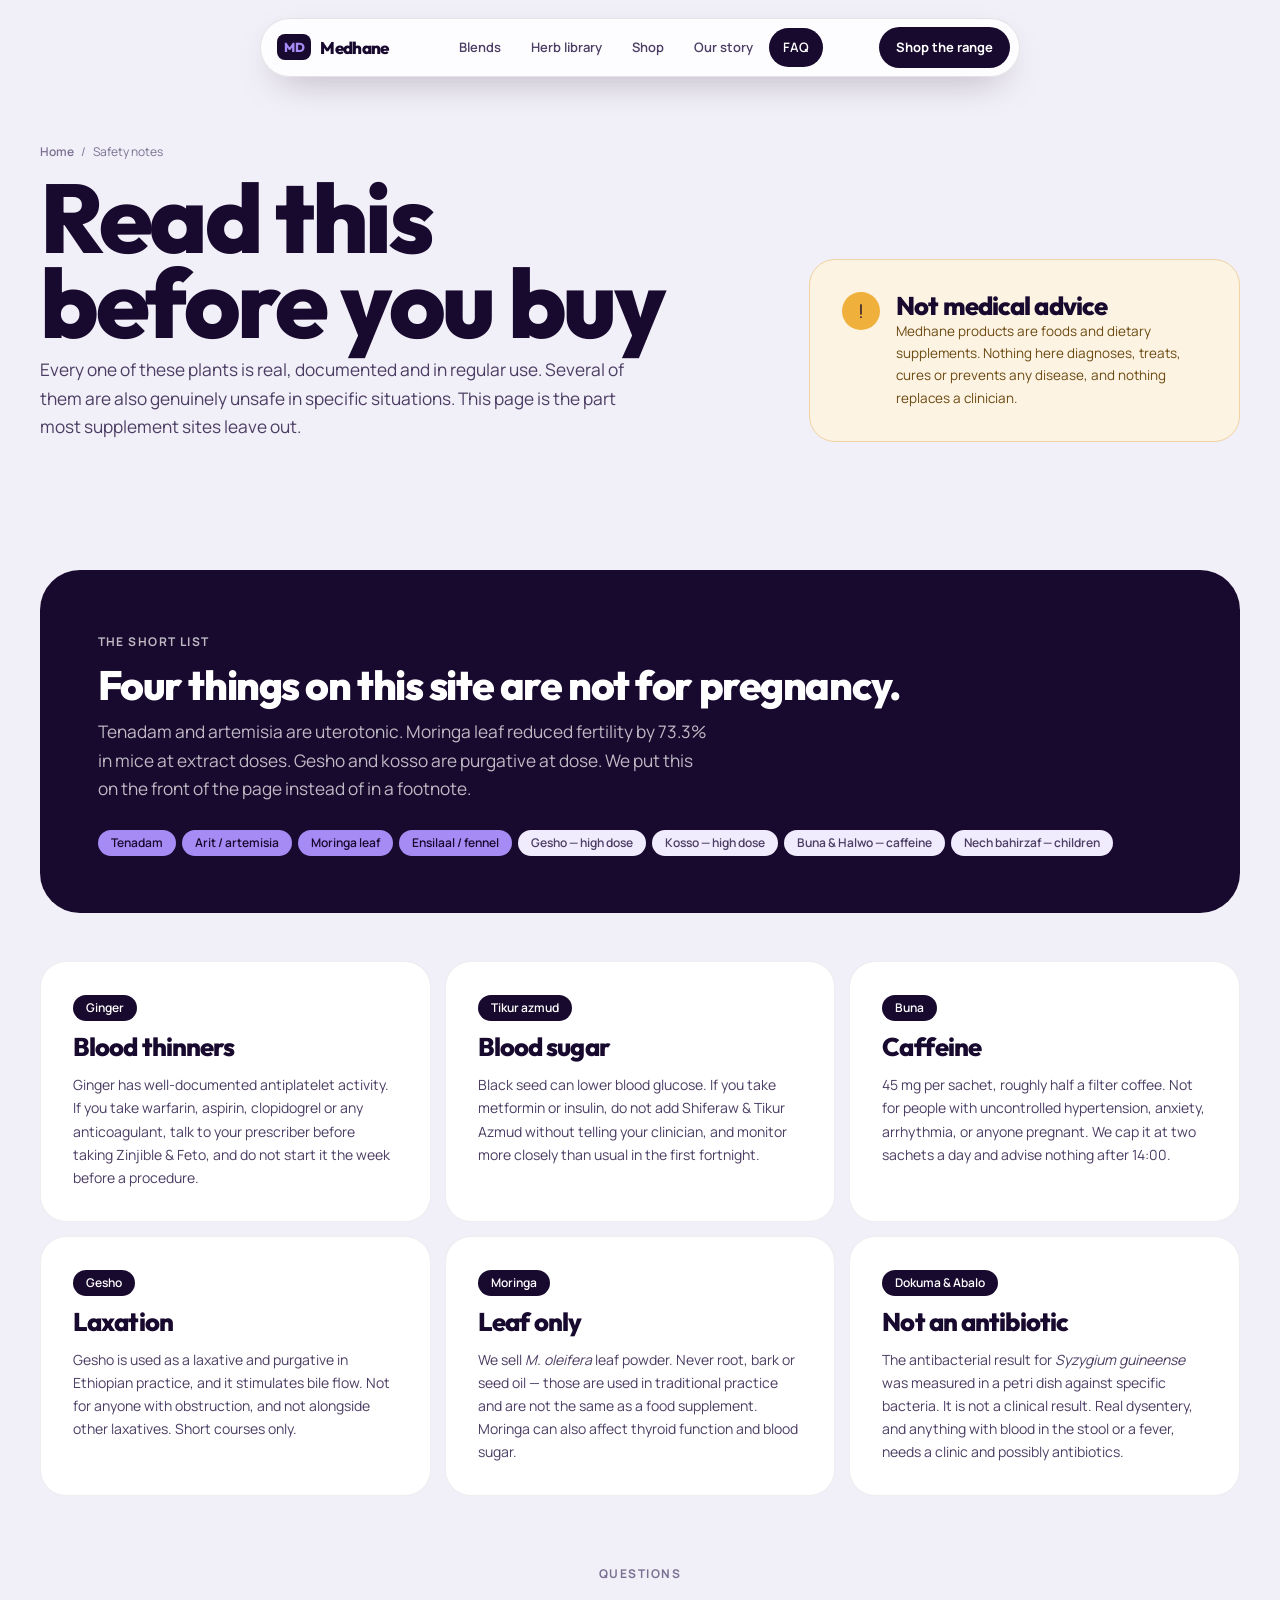
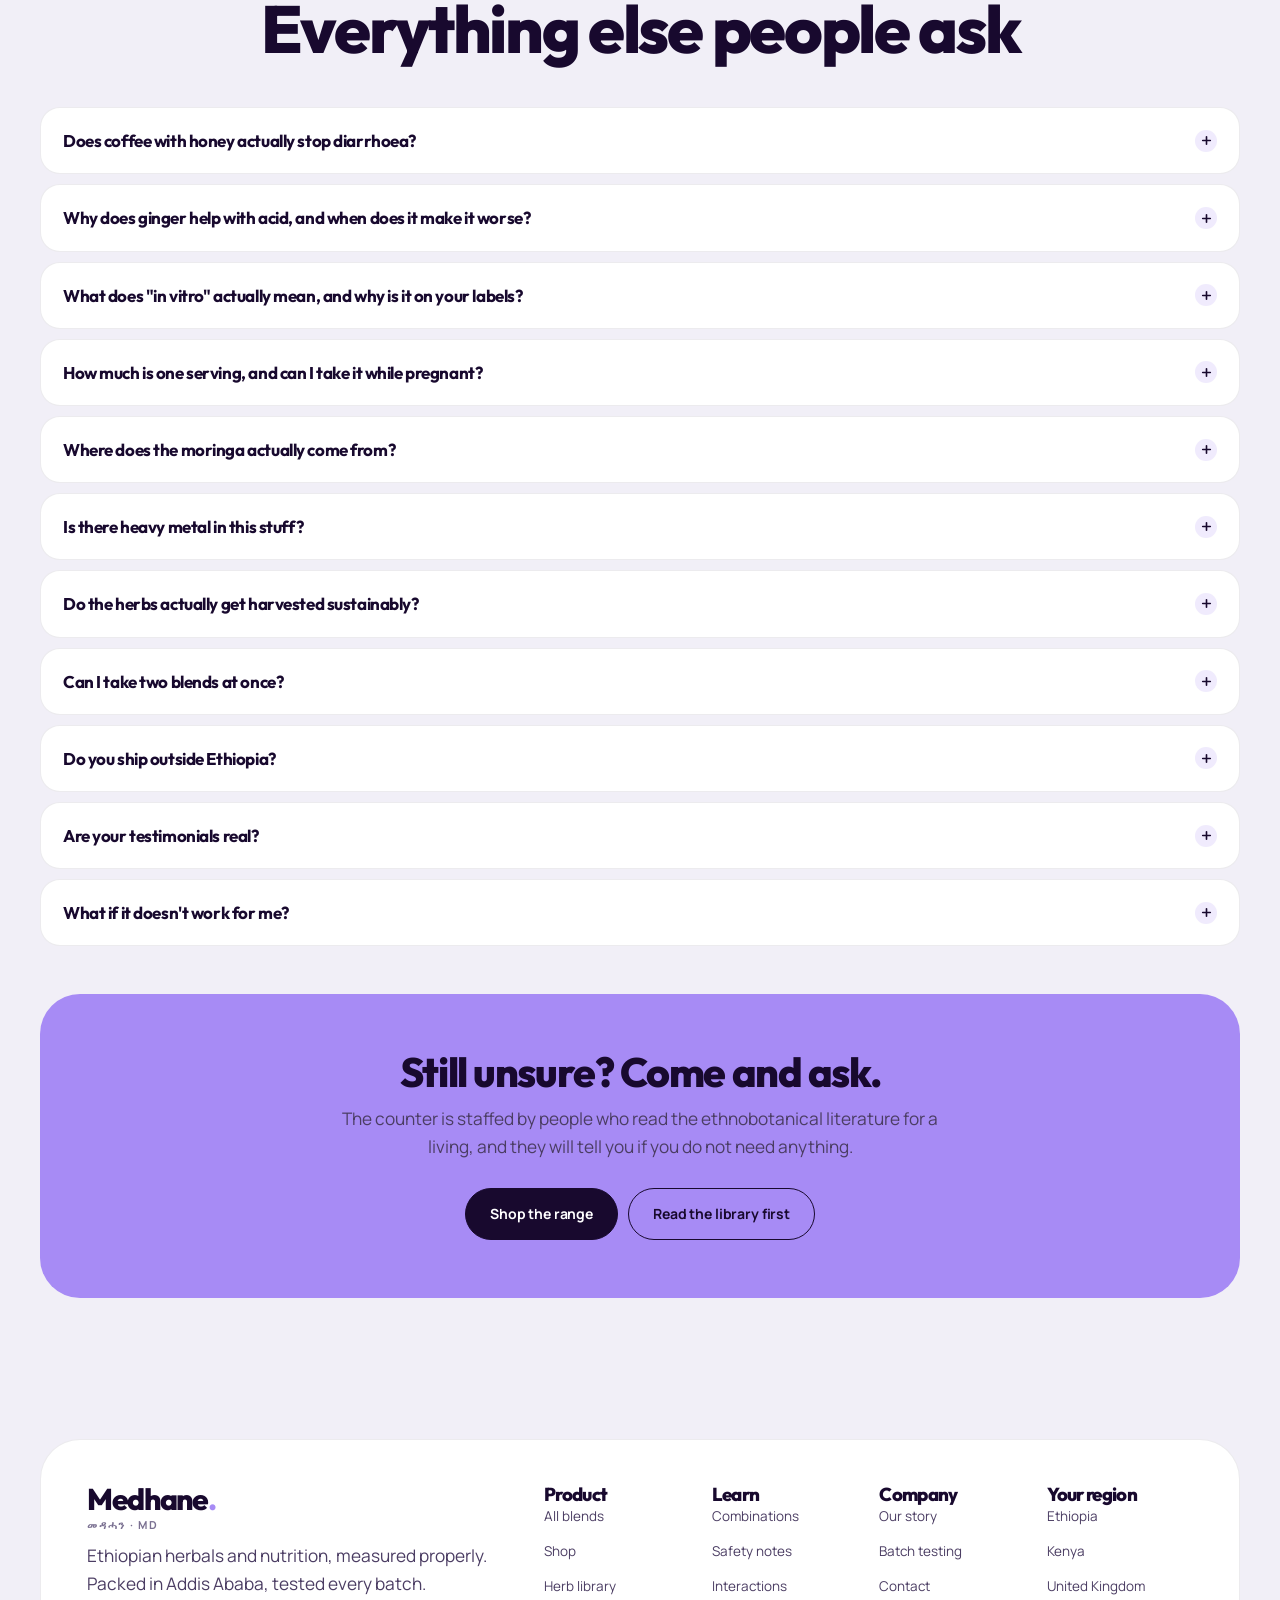
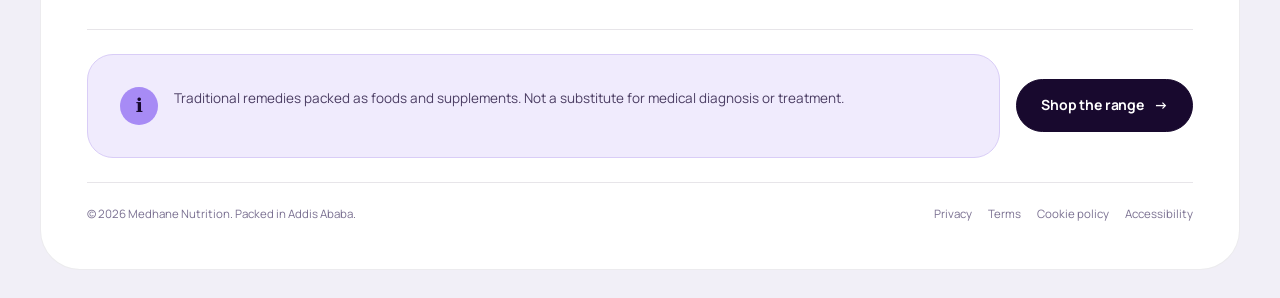
<file: faq.html>
<!doctype html>
<html lang="en">
<head>
<meta charset="utf-8">
<meta name="viewport" content="width=device-width, initial-scale=1">
<title>Safety notes &amp; FAQ — Medhane</title>
<meta name="description" content="Cautions, interactions, dosing and evidence standards for Ethiopian herbal supplements. Ginger and blood thinners, tenadam and pregnancy, gesho and laxation, moringa root and bark.">
<link rel="preconnect" href="https://fonts.googleapis.com">
<link rel="preconnect" href="https://fonts.gstatic.com" crossorigin>
<link href="https://fonts.googleapis.com/css2?family=Outfit:wght@600;700;800&family=Manrope:wght@400;500;600;700;800&display=swap" rel="stylesheet">
<link rel="stylesheet" href="assets/app.css">
<link rel="icon" href="data:image/svg+xml,%3Csvg xmlns='http://www.w3.org/2000/svg' viewBox='0 0 32 32'%3E%3Crect width='32' height='32' rx='9' fill='%2318092e'/%3E%3Ctext x='16' y='22' font-family='Arial,sans-serif' font-size='15' font-weight='bold' fill='%23a78bf5' text-anchor='middle'%3EMD%3C/text%3E%3C/svg%3E">
</head>
<body>
<a class="skip" href="#main">Skip to content</a>

<header class="nav" data-nav data-open="false">
  <a class="nav__brand" href="index.html">
    <span class="nav__mark" aria-hidden="true">MD</span>
    Medhane
  </a>
  <nav class="nav__links" aria-label="Primary">
    <a href="blends.html">Blends</a>
    <a href="herbs.html">Herb library</a>
    <a href="shop.html">Shop</a>
    <a href="story.html">Our story</a>
    <a href="faq.html" aria-current="page">FAQ</a>
  </nav>
  <a class="nav__cta" href="shop.html">Shop the range</a>
  <button class="nav__burger" type="button" data-nav-burger aria-expanded="false" aria-label="Menu">
    <svg viewBox="0 0 24 24" fill="none" stroke="currentColor" stroke-width="2.6" stroke-linecap="round" aria-hidden="true"><path d="M4 7h16M4 12h16M4 17h16"/></svg>
  </button>
</header>

<main id="main">

  <section class="phero">
    <div class="wrap">
      <div class="phero__grid">
        <div>
          <nav class="trail" aria-label="Breadcrumb">
            <a href="index.html">Home</a> <span aria-hidden="true">/</span> <span>Safety notes</span>
          </nav>
          <h1 class="d1">Read this before you buy</h1>
          <p class="lede mt-s">Every one of these plants is real, documented and in regular use.
            Several of them are also genuinely unsafe in specific situations. This page is the part
            most supplement sites leave out.</p>
        </div>
        <div>
          <div class="callout">
            <span class="callout__icon" aria-hidden="true">!</span>
            <div>
              <h2 class="d4">Not medical advice</h2>
              <p>Medhane products are foods and dietary supplements. Nothing here diagnoses,
                treats, cures or prevents any disease, and nothing replaces a clinician.</p>
            </div>
          </div>
        </div>
      </div>
    </div>
  </section>

  <section class="section section--tight">
    <div class="wrap">

      <!-- Quick reference: the not-for list -->
      <div class="band band--ink">
        <span class="eyebrow">The short list</span>
        <h2 class="d3 mt-s">Four things on this site are not for pregnancy.</h2>
        <p class="lede mt-s">Tenadam and artemisia are uterotonic. Moringa leaf reduced fertility by
          73.3% in mice at extract doses. Gesho and kosso are purgative at dose. We put this on the
          front of the page instead of in a footnote.</p>
        <div class="tags mt-m">
          <span class="chip chip--lav">Tenadam</span>
          <span class="chip chip--lav">Arit / artemisia</span>
          <span class="chip chip--lav">Moringa leaf</span>
          <span class="chip chip--lav">Ensilaal / fennel</span>
          <span class="chip">Gesho — high dose</span>
          <span class="chip">Kosso — high dose</span>
          <span class="chip">Buna &amp; Halwo — caffeine</span>
          <span class="chip">Nech bahirzaf — children</span>
        </div>
      </div>

      <!-- Interactions -->
      <div class="bento bento--thirds mt-l">
        <div class="panel-card" data-reveal>
          <span class="chip chip--ink">Ginger</span>
          <h3 class="d4 mt-s">Blood thinners</h3>
          <p>Ginger has well-documented antiplatelet activity. If you take warfarin, aspirin,
            clopidogrel or any anticoagulant, talk to your prescriber before taking
            Zinjible &amp; Feto, and do not start it the week before a procedure.</p>
        </div>
        <div class="panel-card" data-reveal>
          <span class="chip chip--ink">Tikur azmud</span>
          <h3 class="d4 mt-s">Blood sugar</h3>
          <p>Black seed can lower blood glucose. If you take metformin or insulin, do not add
            Shiferaw &amp; Tikur Azmud without telling your clinician, and monitor more closely
            than usual in the first fortnight.</p>
        </div>
        <div class="panel-card" data-reveal>
          <span class="chip chip--ink">Buna</span>
          <h3 class="d4 mt-s">Caffeine</h3>
          <p>45 mg per sachet, roughly half a filter coffee. Not for people with uncontrolled
            hypertension, anxiety, arrhythmia, or anyone pregnant. We cap it at two sachets a day
            and advise nothing after 14:00.</p>
        </div>
        <div class="panel-card" data-reveal>
          <span class="chip chip--ink">Gesho</span>
          <h3 class="d4 mt-s">Laxation</h3>
          <p>Gesho is used as a laxative and purgative in Ethiopian practice, and it stimulates bile
            flow. Not for anyone with obstruction, and not alongside other laxatives. Short courses
            only.</p>
        </div>
        <div class="panel-card" data-reveal>
          <span class="chip chip--ink">Moringa</span>
          <h3 class="d4 mt-s">Leaf only</h3>
          <p>We sell <i>M. oleifera</i> leaf powder. Never root, bark or seed oil — those are used
            in traditional practice and are not the same as a food supplement. Moringa can also
            affect thyroid function and blood sugar.</p>
        </div>
        <div class="panel-card" data-reveal>
          <span class="chip chip--ink">Dokuma &amp; Abalo</span>
          <h3 class="d4 mt-s">Not an antibiotic</h3>
          <p>The antibacterial result for <i>Syzygium guineense</i> was measured in a petri dish
            against specific bacteria. It is not a clinical result. Real dysentery, and anything
            with blood in the stool or a fever, needs a clinic and possibly antibiotics.</p>
        </div>
      </div>

      <!-- Accordion -->
      <div class="section section--tight" style="padding-bottom:0">
        <div class="center">
          <span class="eyebrow">Questions</span>
          <h2 class="d2 mt-s">Everything else people ask</h2>
        </div>
      </div>

      <div class="acc mt-l">

        <details>
          <summary>Does coffee with honey actually stop diarrhoea?</summary>
          <div class="acc__body">
            <p>Both parts are in the traditional record. Pounded roasted <i>Coffea arabica</i> seed
              is documented for curing diarrhoea when mixed with honey, and across Ethiopian
              ethnobotanical studies honey is the standard carrier for root, bark and seed
              preparations — remedies are taken with water, skimmed milk, honey, <i>injera</i> or
              boiled coffee. Coffee also adds fluid and caffeine-free tannins at our green-coffee
              dose.</p>
            <p>This is a food tradition, not a clinical treatment. Persistent diarrhoea, blood in
              the stool, or dehydration needs a clinic.</p>
          </div>
        </details>

        <details>
          <summary>Why does ginger help with acid, and when does it make it worse?</summary>
          <div class="acc__body">
            <p>In Ethiopian practice the ginger rhizome is chewed for stomachache and
              respiratory trouble, and masticated with <i>feto</i> (<i>Lepidium sativum</i>) seed
              for stomach disorders. Ginger is carminative — it relieves gas — and has documented
              gastroprotective effects.</p>
            <p>It is not universal. Ginger can relax the lower oesophageal sphincter, which makes
              reflux worse in some people. If your symptom is burning that comes back up after
              eating rather than cramping and heaviness, start with a small dose and stop if it is
              not helping. See a doctor for recurring heartburn.</p>
          </div>
        </details>

        <details>
          <summary>What does "in vitro" actually mean, and why is it on your labels?</summary>
          <div class="acc__body">
            <p>In vitro means tested in a dish, a tube or an animal, not in people. It is real
              evidence about the chemistry, and it is not evidence that you will feel better.</p>
            <p>For example, <i>Syzygium guineense</i> leaf extract inhibited <i>Staphylococcus
              aureus</i> with a minimum inhibitory concentration of 1.56 mg/ml — a genuinely strong
              laboratory result. Moringa leaf powder alleviated the cholesterol, triglyceride and
              LDL elevation caused by a high-fat diet in mice. Moringa leaf also reduced fertility
              by 73.3% in mice, which is why it is flagged for pregnancy.</p>
            <p>We separate the two on every product page, because collapsing them into a single
              claim is how supplement companies mislead people.</p>
          </div>
        </details>

        <details>
          <summary>How much is one serving, and can I take it while pregnant?</summary>
          <div class="acc__body">
            <p>One pouch is 28 days. Doses are per day of use, not per kilo sold, and they are
              printed on the label. Children get less — the traditional practice in the literature
              is a quarter of an adult's coffee cup, which is roughly 2–5 ml against up to 250 ml
              for an adult.</p>
            <p>Four of our nine blends are unsuitable in pregnancy. Tenadam and artemisia are
              uterotonic, moringa leaf reduced fertility in animal work, and fennel seed is
              traditionally avoided. Talk to your clinician before taking any herbal product during
              pregnancy, including the ones that feel gentle.</p>
          </div>
        </details>

        <details>
          <summary>Where does the moringa actually come from?</summary>
          <div class="acc__body">
            <p>Two species matter in Ethiopia. <i>Moringa oleifera</i> is widely cultivated and has
              been screened specifically as a locally available nutritional supplement — 28.28%
              crude protein, and in animal work it was more effective than <i>M. stenopetala</i> at
              preventing the lipid rise from a high-fat diet.</p>
            <p><i>Moringa stenopetala</i> is the southern Ethiopian tree — <i>shiferaw</i>,
              <i>halako</i>, <i>shelagta</i> depending on the region — cooked with <i>kurkufa</i>
              and eaten as a vegetable by around five million people. It has higher phenolics and
              flavonoids than <i>M. oleifera</i>, but the literature cautions that it needs further
              safety testing before use in supplements. We blend both leaf powders and label which
              is which.</p>
          </div>
        </details>

        <details>
          <summary>Is there heavy metal in this stuff?</summary>
          <div class="acc__body">
            <p>Possibly, if nobody tests it. Dried <i>Moringa oleifera</i> leaf powder sold in
              Ethiopian markets has been found at 352.0 mg/L lead in one study, and mineral content
              varies widely with soil, fertiliser, industrialisation and storage.</p>
            <p>Every lot we buy goes out for lead, arsenic, cadmium and mercury, plus microbiology
              and marker content. The result is printed on the lid with a batch number we keep for
              three years. If a batch fails, it does not ship.</p>
          </div>
        </details>

        <details>
          <summary>Do the herbs actually get harvested sustainably?</summary>
          <div class="acc__body">
            <p>This is the part the industry skips. Ethnobotanical studies in Ethiopia consistently
              identify agricultural expansion, overharvesting and firewood collection as the main
              threats, and root harvest is by far the most destructive — roots are around 30% of
              recorded preparations, and bark harvest can kill the tree outright.</p>
            <p>We buy leaf first and root only from managed stock. Where a plant is under pressure —
              bisana, kosso, tenadam — we work with the gatherers on harvest windows and rotation
              rather than buying by weight. Some plants on our library page are on that watch list
              and are labelled as such.</p>
          </div>
        </details>

        <details>
          <summary>Can I take two blends at once?</summary>
          <div class="acc__body">
            <p>Yes, but not two strong bitters together, and not without counting the caffeine.
              Buna &amp; Halwo and Gesho &amp; Besso on the same morning is 45 mg of caffeine plus
              a purgative-leaning bitter. The ritual we suggest instead is one bitter before food,
              one mineral blend with food, and the coffee-and-honey cup in the morning.</p>
            <p>If you are on any regular medication, tell your prescriber the full list of what you
              are taking — including the herbs. That conversation is worth more than any label.</p>
          </div>
        </details>

        <details>
          <summary>Do you ship outside Ethiopia?</summary>
          <div class="acc__body">
            <p>To Kenya and the UK at checkout, calculated per shipment. International shipping is
              not included in the membership price. We do not currently ship to the US, because we
              cannot yet meet the dietary supplement import requirements for every product in the
              range — and we would rather say so than ship and find out.</p>
          </div>
        </details>

        <details>
          <summary>Are your testimonials real?</summary>
          <div class="acc__body">
            <p>The three on the homepage are illustrative examples of the kind of feedback we get
              at the counter, written to show how each product is actually taken. They are not
              verified customer reviews, and we do not present them as such. When we have verified
              reviews we will label them separately.</p>
          </div>
        </details>

        <details>
          <summary>What if it doesn't work for me?</summary>
          <div class="acc__body">
            <p>Open pouches get a refund. That is why we sell in pouches rather than sealed jars —
              we would rather eat the difference than sell you four months of something you don't
              want. Refill pouches are also 15% off and the jar can be returned by post for credit.</p>
          </div>
        </details>

      </div>

      <div class="band band--lav center mt-l">
        <h2 class="d3">Still unsure? Come and ask.</h2>
        <p class="lede mt-s">The counter is staffed by people who read the ethnobotanical literature
          for a living, and they will tell you if you do not need anything.</p>
        <div class="actions mt-m" style="justify-content:center">
          <a class="btn" href="shop.html">Shop the range</a>
          <a class="btn btn--ghost" href="herbs.html">Read the library first</a>
        </div>
      </div>

    </div>
  </section>

</main>

<footer class="footer">
  <div class="wrap">
    <div class="footer__card">
      <div class="footer__top">
        <div>
          <p class="footer__logo">Medhane<span>.</span><small>መዳሓን · MD</small></p>
          <p class="lede mt-s">Ethiopian herbals and nutrition, measured properly. Packed in
            Addis Ababa, tested every batch.</p>
        </div>
        <div class="footer__cols">
          <div>
            <h3>Product</h3>
            <ul>
              <li><a href="blends.html">All blends</a></li>
              <li><a href="shop.html">Shop</a></li>
              <li><a href="herbs.html">Herb library</a></li>
            </ul>
          </div>
          <div>
            <h3>Learn</h3>
            <ul>
              <li><a href="blends.html">Combinations</a></li>
              <li><a href="faq.html">Safety notes</a></li>
              <li><a href="faq.html">Interactions</a></li>
            </ul>
          </div>
          <div>
            <h3>Company</h3>
            <ul>
              <li><a href="story.html">Our story</a></li>
              <li><a href="story.html">Batch testing</a></li>
              <li><a href="#">Contact</a></li>
            </ul>
          </div>
          <div>
            <h3>Your region</h3>
            <ul>
              <li><a href="#">Ethiopia</a></li>
              <li><a href="#">Kenya</a></li>
              <li><a href="#">United Kingdom</a></li>
            </ul>
          </div>
        </div>
      </div>
      <div class="footer__mid">
        <div class="callout callout--info" style="flex:1 1 340px">
          <span class="callout__icon" aria-hidden="true">ℹ</span>
          <div><p>Traditional remedies packed as foods and supplements. Not a substitute for
            medical diagnosis or treatment.</p></div>
        </div>
        <a class="btn" href="shop.html">Shop the range <span class="arw" aria-hidden="true">&rarr;</span></a>
      </div>
      <div class="footer__legal">
        <span>© <span data-year>2026</span> Medhane Nutrition. Packed in Addis Ababa.</span>
        <nav aria-label="Legal">
          <a href="#">Privacy</a><a href="#">Terms</a><a href="#">Cookie policy</a><a href="#">Accessibility</a>
        </nav>
      </div>
    </div>
  </div>
</footer>

<script src="assets/app.js" defer></script>
</body>
</html>
</file>
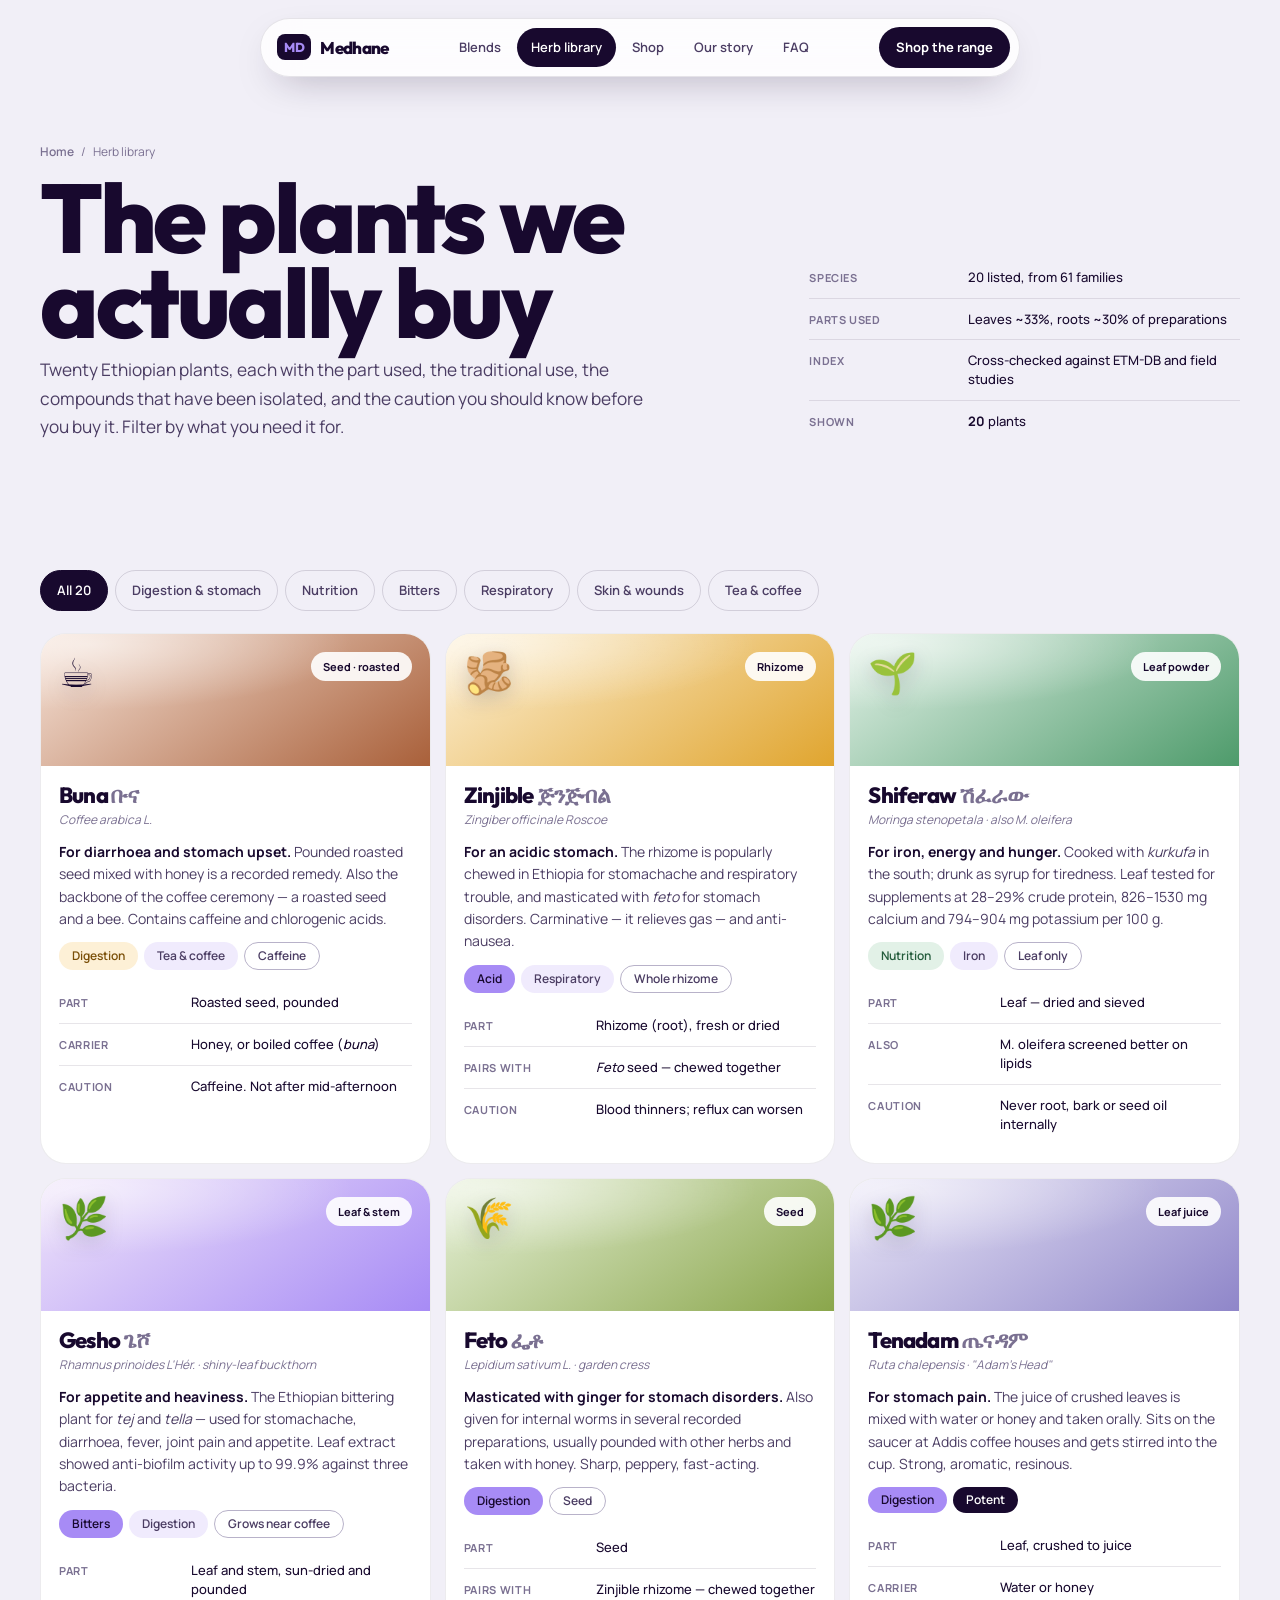
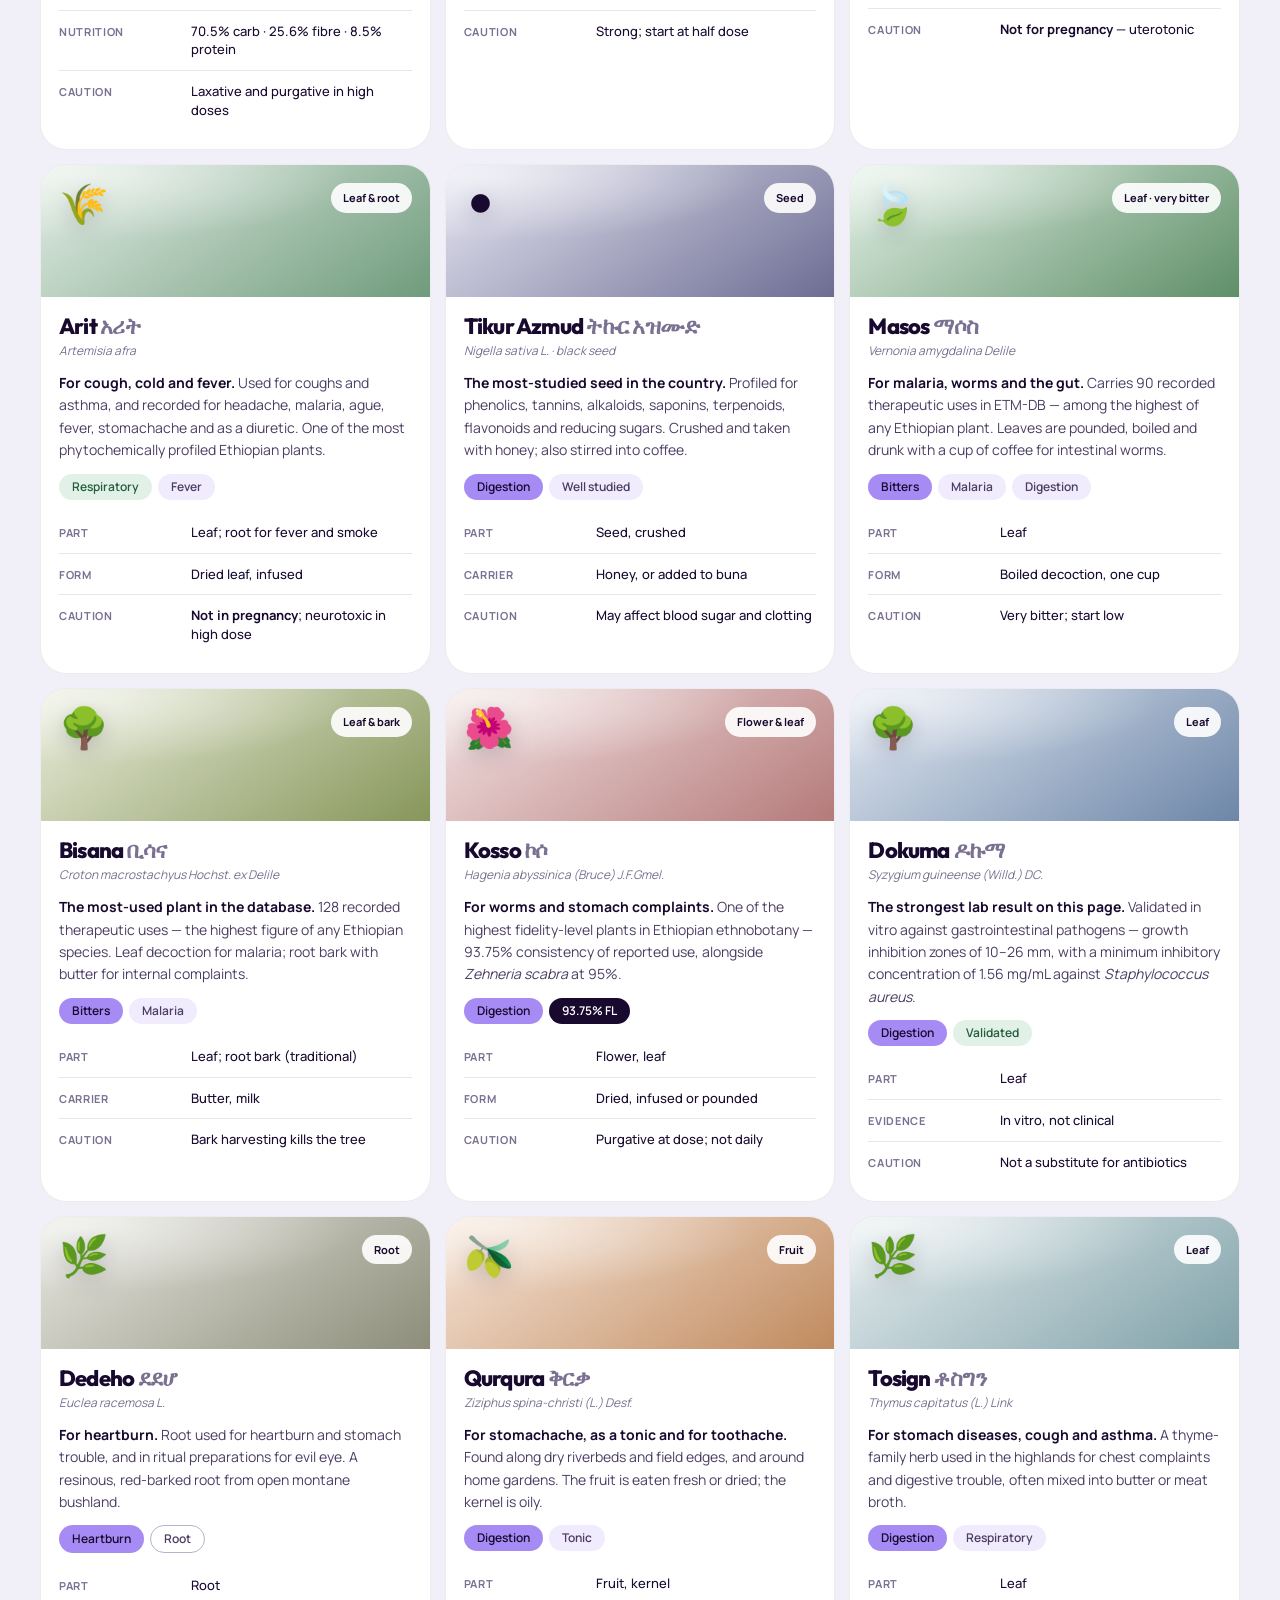
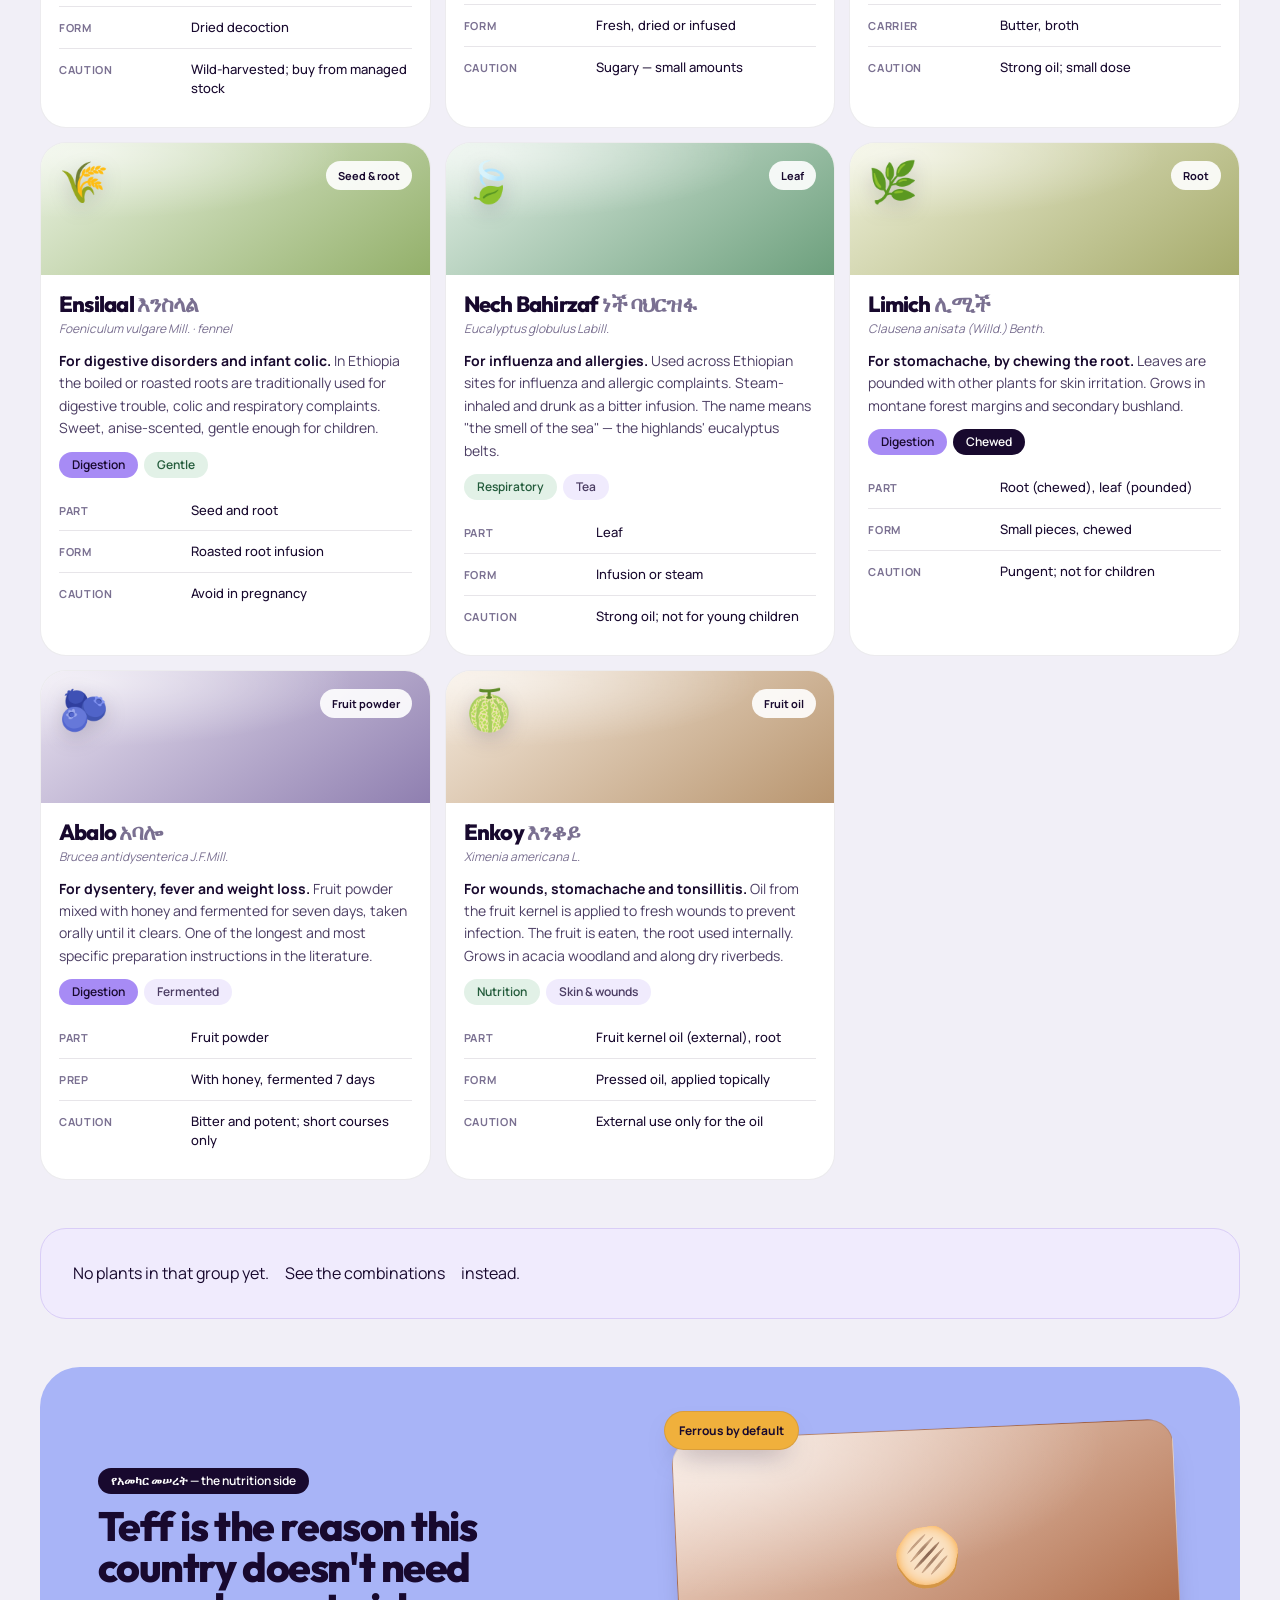
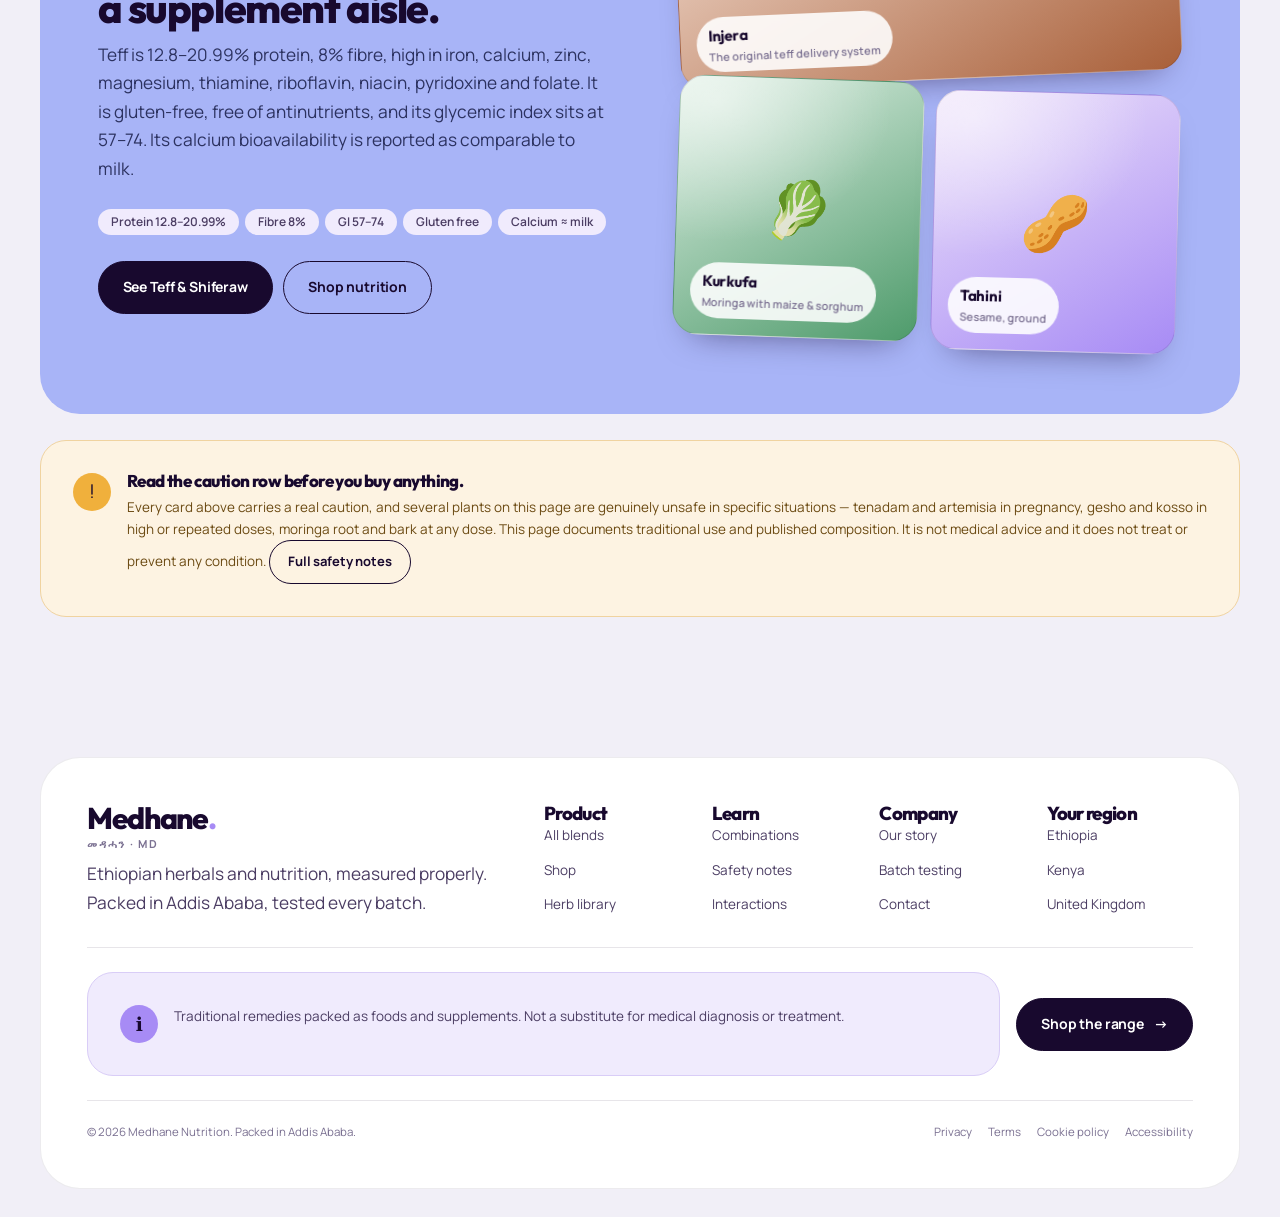
<file: herbs.html>
<!doctype html>
<html lang="en">
<head>
<meta charset="utf-8">
<meta name="viewport" content="width=device-width, initial-scale=1">
<title>Herb library — Medhane</title>
<meta name="description" content="20 Ethiopian medicinal and nutritional plants with their Amharic name, botanical name, part used, traditional use and real cautions. Gesho, moringa, ginger, tenadam, tikur azmud, masos and more.">
<link rel="preconnect" href="https://fonts.googleapis.com">
<link rel="preconnect" href="https://fonts.gstatic.com" crossorigin>
<link href="https://fonts.googleapis.com/css2?family=Outfit:wght@600;700;800&family=Manrope:wght@400;500;600;700;800&display=swap" rel="stylesheet">
<link rel="stylesheet" href="assets/app.css">
<link rel="icon" href="data:image/svg+xml,%3Csvg xmlns='http://www.w3.org/2000/svg' viewBox='0 0 32 32'%3E%3Crect width='32' height='32' rx='9' fill='%2318092e'/%3E%3Ctext x='16' y='22' font-family='Arial,sans-serif' font-size='15' font-weight='bold' fill='%23a78bf5' text-anchor='middle'%3EMD%3C/text%3E%3C/svg%3E">
</head>
<body>
<a class="skip" href="#main">Skip to content</a>

<header class="nav" data-nav data-open="false">
  <a class="nav__brand" href="index.html">
    <span class="nav__mark" aria-hidden="true">MD</span>
    Medhane
  </a>
  <nav class="nav__links" aria-label="Primary">
    <a href="blends.html">Blends</a>
    <a href="herbs.html" aria-current="page">Herb library</a>
    <a href="shop.html">Shop</a>
    <a href="story.html">Our story</a>
    <a href="faq.html">FAQ</a>
  </nav>
  <a class="nav__cta" href="shop.html">Shop the range</a>
  <button class="nav__burger" type="button" data-nav-burger aria-expanded="false" aria-label="Menu">
    <svg viewBox="0 0 24 24" fill="none" stroke="currentColor" stroke-width="2.6" stroke-linecap="round" aria-hidden="true"><path d="M4 7h16M4 12h16M4 17h16"/></svg>
  </button>
</header>

<main id="main">

  <section class="phero">
    <div class="wrap">
      <div class="phero__grid">
        <div>
          <nav class="trail" aria-label="Breadcrumb">
            <a href="index.html">Home</a> <span aria-hidden="true">/</span> <span>Herb library</span>
          </nav>
          <h1 class="d1">The plants we actually buy</h1>
          <p class="lede mt-s">Twenty Ethiopian plants, each with the part used, the traditional use,
            the compounds that have been isolated, and the caution you should know before you buy it.
            Filter by what you need it for.</p>
        </div>
        <div>
          <dl class="meta">
            <div class="meta__row"><dt>Species</dt><dd>20 listed, from 61 families</dd></div>
            <div class="meta__row"><dt>Parts used</dt><dd>Leaves ~33%, roots ~30% of preparations</dd></div>
            <div class="meta__row"><dt>Index</dt><dd>Cross-checked against ETM-DB and field studies</dd></div>
            <div class="meta__row"><dt>Shown</dt><dd><b data-filter-count>20</b> plants</dd></div>
          </dl>
        </div>
      </div>
    </div>
  </section>

  <section class="section section--tight">
    <div class="wrap">

      <h2 class="sr">Plant catalogue</h2>

      <div class="filters" data-filters="catalogue" role="group" aria-label="Filter plants by use">
        <button type="button" data-filter="all" aria-pressed="true">All 20</button>
        <button type="button" data-filter="digestion" aria-pressed="false">Digestion &amp; stomach</button>
        <button type="button" data-filter="nutrition" aria-pressed="false">Nutrition</button>
        <button type="button" data-filter="bitters" aria-pressed="false">Bitters</button>
        <button type="button" data-filter="respiratory" aria-pressed="false">Respiratory</button>
        <button type="button" data-filter="skin" aria-pressed="false">Skin &amp; wounds</button>
        <button type="button" data-filter="tea" aria-pressed="false">Tea &amp; coffee</button>
      </div>

      <div class="grid grid--wide" id="catalogue">

        <!-- 1 -->
        <article class="card" data-tags="digestion tea nutrition" data-name="buna" style="--t1:#f6e3d8;--t2:#a9603a" data-reveal>
          <div class="card__top">
            <span class="card__glyph" aria-hidden="true">☕</span>
            <span class="card__badge">Seed · roasted</span>
          </div>
          <div class="card__body">
            <h3 class="card__name">Buna <span style="color:var(--ink-50);font-weight:600">ቡና</span></h3>
            <p class="card__latin">Coffee arabica L.</p>
            <p class="card__use"><b>For diarrhoea and stomach upset.</b> Pounded roasted seed mixed
              with honey is a recorded remedy. Also the backbone of the coffee ceremony — a roasted
              seed and a bee. Contains caffeine and chlorogenic acids.</p>
            <div class="tags">
              <span class="chip chip--honey">Digestion</span><span class="chip">Tea &amp; coffee</span>
              <span class="chip chip--line">Caffeine</span>
            </div>
            <dl class="meta">
              <div class="meta__row"><dt>Part</dt><dd>Roasted seed, pounded</dd></div>
              <div class="meta__row"><dt>Carrier</dt><dd>Honey, or boiled coffee (<i>buna</i>)</dd></div>
              <div class="meta__row"><dt>Caution</dt><dd>Caffeine. Not after mid-afternoon</dd></div>
            </dl>
          </div>
        </article>

        <!-- 2 -->
        <article class="card" data-tags="digestion respiratory nutrition" data-name="zinjible" style="--t1:#fdf0d6;--t2:#e0a52f" data-reveal>
          <div class="card__top">
            <span class="card__glyph" aria-hidden="true">🫚</span>
            <span class="card__badge">Rhizome</span>
          </div>
          <div class="card__body">
            <h3 class="card__name">Zinjible <span style="color:var(--ink-50);font-weight:600">ጅንጅብል</span></h3>
            <p class="card__latin">Zingiber officinale Roscoe</p>
            <p class="card__use"><b>For an acidic stomach.</b> The rhizome is popularly chewed in
              Ethiopia for stomachache and respiratory trouble, and masticated with <i>feto</i> for
              stomach disorders. Carminative — it relieves gas — and anti-nausea.</p>
            <div class="tags">
              <span class="chip chip--lav">Acid</span><span class="chip">Respiratory</span>
              <span class="chip chip--line">Whole rhizome</span>
            </div>
            <dl class="meta">
              <div class="meta__row"><dt>Part</dt><dd>Rhizome (root), fresh or dried</dd></div>
              <div class="meta__row"><dt>Pairs with</dt><dd><i>Feto</i> seed — chewed together</dd></div>
              <div class="meta__row"><dt>Caution</dt><dd>Blood thinners; reflux can worsen</dd></div>
            </dl>
          </div>
        </article>

        <!-- 3 -->
        <article class="card" data-tags="nutrition" data-name="shiferaw" style="--t1:#e2f1e7;--t2:#4e9b6b" data-reveal>
          <div class="card__top">
            <span class="card__glyph" aria-hidden="true">🌱</span>
            <span class="card__badge">Leaf powder</span>
          </div>
          <div class="card__body">
            <h3 class="card__name">Shiferaw <span style="color:var(--ink-50);font-weight:600">ሽፈራው</span></h3>
            <p class="card__latin">Moringa stenopetala · also M. oleifera</p>
            <p class="card__use"><b>For iron, energy and hunger.</b> Cooked with <i>kurkufa</i> in the
              south; drunk as syrup for tiredness. Leaf tested for supplements at 28–29% crude
              protein, 826–1530 mg calcium and 794–904 mg potassium per 100 g.</p>
            <div class="tags">
              <span class="chip chip--leaf">Nutrition</span><span class="chip">Iron</span>
              <span class="chip chip--line">Leaf only</span>
            </div>
            <dl class="meta">
              <div class="meta__row"><dt>Part</dt><dd>Leaf — dried and sieved</dd></div>
              <div class="meta__row"><dt>Also</dt><dd>M. oleifera screened better on lipids</dd></div>
              <div class="meta__row"><dt>Caution</dt><dd>Never root, bark or seed oil internally</dd></div>
            </dl>
          </div>
        </article>

        <!-- 4 -->
        <article class="card" data-tags="bitters digestion nutrition" data-name="gesho" style="--t1:#efe4fa;--t2:#a78bf5" data-reveal>
          <div class="card__top">
            <span class="card__glyph" aria-hidden="true">🌿</span>
            <span class="card__badge">Leaf &amp; stem</span>
          </div>
          <div class="card__body">
            <h3 class="card__name">Gesho <span style="color:var(--ink-50);font-weight:600">ጌሾ</span></h3>
            <p class="card__latin">Rhamnus prinoides L'Hér. · shiny-leaf buckthorn</p>
            <p class="card__use"><b>For appetite and heaviness.</b> The Ethiopian bittering plant for
              <i>tej</i> and <i>tella</i> — used for stomachache, diarrhoea, fever, joint pain and
              appetite. Leaf extract showed anti-biofilm activity up to 99.9% against three bacteria.</p>
            <div class="tags">
              <span class="chip chip--lav">Bitters</span><span class="chip">Digestion</span>
              <span class="chip chip--line">Grows near coffee</span>
            </div>
            <dl class="meta">
              <div class="meta__row"><dt>Part</dt><dd>Leaf and stem, sun-dried and pounded</dd></div>
              <div class="meta__row"><dt>Nutrition</dt><dd>70.5% carb · 25.6% fibre · 8.5% protein</dd></div>
              <div class="meta__row"><dt>Caution</dt><dd>Laxative and purgative in high doses</dd></div>
            </dl>
          </div>
        </article>

        <!-- 5 -->
        <article class="card" data-tags="digestion" data-name="feto" style="--t1:#e6f0d8;--t2:#8aa64b" data-reveal>
          <div class="card__top">
            <span class="card__glyph" aria-hidden="true">🌾</span>
            <span class="card__badge">Seed</span>
          </div>
          <div class="card__body">
            <h3 class="card__name">Feto <span style="color:var(--ink-50);font-weight:600">ፌቶ</span></h3>
            <p class="card__latin">Lepidium sativum L. · garden cress</p>
            <p class="card__use"><b>Masticated with ginger for stomach disorders.</b> Also given for
              internal worms in several recorded preparations, usually pounded with other herbs and
              taken with honey. Sharp, peppery, fast-acting.</p>
            <div class="tags">
              <span class="chip chip--lav">Digestion</span><span class="chip chip--line">Seed</span>
            </div>
            <dl class="meta">
              <div class="meta__row"><dt>Part</dt><dd>Seed</dd></div>
              <div class="meta__row"><dt>Pairs with</dt><dd>Zinjible rhizome — chewed together</dd></div>
              <div class="meta__row"><dt>Caution</dt><dd>Strong; start at half dose</dd></div>
            </dl>
          </div>
        </article>

        <!-- 6 -->
        <article class="card" data-tags="digestion" data-name="tenadam" style="--t1:#e9e6f7;--t2:#8f86c9" data-reveal>
          <div class="card__top">
            <span class="card__glyph" aria-hidden="true">🌿</span>
            <span class="card__badge">Leaf juice</span>
          </div>
          <div class="card__body">
            <h3 class="card__name">Tenadam <span style="color:var(--ink-50);font-weight:600">ጤናዳም</span></h3>
            <p class="card__latin">Ruta chalepensis · "Adam's Head"</p>
            <p class="card__use"><b>For stomach pain.</b> The juice of crushed leaves is mixed with
              water or honey and taken orally. Sits on the saucer at Addis coffee houses and gets
              stirred into the cup. Strong, aromatic, resinous.</p>
            <div class="tags">
              <span class="chip chip--lav">Digestion</span><span class="chip chip--ink">Potent</span>
            </div>
            <dl class="meta">
              <div class="meta__row"><dt>Part</dt><dd>Leaf, crushed to juice</dd></div>
              <div class="meta__row"><dt>Carrier</dt><dd>Water or honey</dd></div>
              <div class="meta__row"><dt>Caution</dt><dd><b>Not for pregnancy</b> — uterotonic</dd></div>
            </dl>
          </div>
        </article>

        <!-- 7 -->
        <article class="card" data-tags="respiratory digestion" data-name="arit" style="--t1:#e4eee6;--t2:#6f9b7c" data-reveal>
          <div class="card__top">
            <span class="card__glyph" aria-hidden="true">🌾</span>
            <span class="card__badge">Leaf &amp; root</span>
          </div>
          <div class="card__body">
            <h3 class="card__name">Arit <span style="color:var(--ink-50);font-weight:600">አሪት</span></h3>
            <p class="card__latin">Artemisia afra</p>
            <p class="card__use"><b>For cough, cold and fever.</b> Used for coughs and asthma, and
              recorded for headache, malaria, ague, fever, stomachache and as a diuretic. One of the
              most phytochemically profiled Ethiopian plants.</p>
            <div class="tags">
              <span class="chip chip--leaf">Respiratory</span><span class="chip">Fever</span>
            </div>
            <dl class="meta">
              <div class="meta__row"><dt>Part</dt><dd>Leaf; root for fever and smoke</dd></div>
              <div class="meta__row"><dt>Form</dt><dd>Dried leaf, infused</dd></div>
              <div class="meta__row"><dt>Caution</dt><dd><b>Not in pregnancy</b>; neurotoxic in high dose</dd></div>
            </dl>
          </div>
        </article>

        <!-- 8 -->
        <article class="card" data-tags="digestion nutrition" data-name="tikur-azmud" style="--t1:#e6e6f2;--t2:#6d6d94" data-reveal>
          <div class="card__top">
            <span class="card__glyph" aria-hidden="true">⚫</span>
            <span class="card__badge">Seed</span>
          </div>
          <div class="card__body">
            <h3 class="card__name">Tikur Azmud <span style="color:var(--ink-50);font-weight:600">ትኩር አዝሙድ</span></h3>
            <p class="card__latin">Nigella sativa L. · black seed</p>
            <p class="card__use"><b>The most-studied seed in the country.</b> Profiled for
              phenolics, tannins, alkaloids, saponins, terpenoids, flavonoids and reducing sugars.
              Crushed and taken with honey; also stirred into coffee.</p>
            <div class="tags">
              <span class="chip chip--lav">Digestion</span><span class="chip">Well studied</span>
            </div>
            <dl class="meta">
              <div class="meta__row"><dt>Part</dt><dd>Seed, crushed</dd></div>
              <div class="meta__row"><dt>Carrier</dt><dd>Honey, or added to buna</dd></div>
              <div class="meta__row"><dt>Caution</dt><dd>May affect blood sugar and clotting</dd></div>
            </dl>
          </div>
        </article>

        <!-- 9 -->
        <article class="card" data-tags="bitters digestion respiratory" data-name="masos" style="--t1:#e2f0e6;--t2:#5f8f68" data-reveal>
          <div class="card__top">
            <span class="card__glyph" aria-hidden="true">🍃</span>
            <span class="card__badge">Leaf · very bitter</span>
          </div>
          <div class="card__body">
            <h3 class="card__name">Masos <span style="color:var(--ink-50);font-weight:600">ማሶስ</span></h3>
            <p class="card__latin">Vernonia amygdalina Delile</p>
            <p class="card__use"><b>For malaria, worms and the gut.</b> Carries 90 recorded therapeutic
              uses in ETM-DB — among the highest of any Ethiopian plant. Leaves are pounded, boiled
              and drunk with a cup of coffee for intestinal worms.</p>
            <div class="tags">
              <span class="chip chip--lav">Bitters</span><span class="chip">Malaria</span>
              <span class="chip">Digestion</span>
            </div>
            <dl class="meta">
              <div class="meta__row"><dt>Part</dt><dd>Leaf</dd></div>
              <div class="meta__row"><dt>Form</dt><dd>Boiled decoction, one cup</dd></div>
              <div class="meta__row"><dt>Caution</dt><dd>Very bitter; start low</dd></div>
            </dl>
          </div>
        </article>

        <!-- 10 -->
        <article class="card" data-tags="bitters digestion skin" data-name="bisana" style="--t1:#e9eddc;--t2:#87965a" data-reveal>
          <div class="card__top">
            <span class="card__glyph" aria-hidden="true">🌳</span>
            <span class="card__badge">Leaf &amp; bark</span>
          </div>
          <div class="card__body">
            <h3 class="card__name">Bisana <span style="color:var(--ink-50);font-weight:600">ቢሳና</span></h3>
            <p class="card__latin">Croton macrostachyus Hochst. ex Delile</p>
            <p class="card__use"><b>The most-used plant in the database.</b> 128 recorded therapeutic
              uses — the highest figure of any Ethiopian species. Leaf decoction for malaria; root
              bark with butter for internal complaints.</p>
            <div class="tags">
              <span class="chip chip--lav">Bitters</span><span class="chip">Malaria</span>
            </div>
            <dl class="meta">
              <div class="meta__row"><dt>Part</dt><dd>Leaf; root bark (traditional)</dd></div>
              <div class="meta__row"><dt>Carrier</dt><dd>Butter, milk</dd></div>
              <div class="meta__row"><dt>Caution</dt><dd>Bark harvesting kills the tree</dd></div>
            </dl>
          </div>
        </article>

        <!-- 11 -->
        <article class="card" data-tags="digestion" data-name="kosso" style="--t1:#f3e3e3;--t2:#b57a7a" data-reveal>
          <div class="card__top">
            <span class="card__glyph" aria-hidden="true">🌺</span>
            <span class="card__badge">Flower &amp; leaf</span>
          </div>
          <div class="card__body">
            <h3 class="card__name">Kosso <span style="color:var(--ink-50);font-weight:600">ኮሶ</span></h3>
            <p class="card__latin">Hagenia abyssinica (Bruce) J.F.Gmel.</p>
            <p class="card__use"><b>For worms and stomach complaints.</b> One of the highest
              fidelity-level plants in Ethiopian ethnobotany — 93.75% consistency of reported use,
              alongside <i>Zehneria scabra</i> at 95%.</p>
            <div class="tags">
              <span class="chip chip--lav">Digestion</span><span class="chip chip--ink">93.75% FL</span>
            </div>
            <dl class="meta">
              <div class="meta__row"><dt>Part</dt><dd>Flower, leaf</dd></div>
              <div class="meta__row"><dt>Form</dt><dd>Dried, infused or pounded</dd></div>
              <div class="meta__row"><dt>Caution</dt><dd>Purgative at dose; not daily</dd></div>
            </dl>
          </div>
        </article>

        <!-- 12 -->
        <article class="card" data-tags="digestion" data-name="dokuma" style="--t1:#e2e9f2;--t2:#6d86a8" data-reveal>
          <div class="card__top">
            <span class="card__glyph" aria-hidden="true">🌳</span>
            <span class="card__badge">Leaf</span>
          </div>
          <div class="card__body">
            <h3 class="card__name">Dokuma <span style="color:var(--ink-50);font-weight:600">ዶኩማ</span></h3>
            <p class="card__latin">Syzygium guineense (Willd.) DC.</p>
            <p class="card__use"><b>The strongest lab result on this page.</b> Validated
              in vitro against gastrointestinal pathogens — growth inhibition zones of 10–26 mm,
              with a minimum inhibitory concentration of 1.56 mg/mL against <i>Staphylococcus aureus</i>.</p>
            <div class="tags">
              <span class="chip chip--lav">Digestion</span><span class="chip chip--leaf">Validated</span>
            </div>
            <dl class="meta">
              <div class="meta__row"><dt>Part</dt><dd>Leaf</dd></div>
              <div class="meta__row"><dt>Evidence</dt><dd>In vitro, not clinical</dd></div>
              <div class="meta__row"><dt>Caution</dt><dd>Not a substitute for antibiotics</dd></div>
            </dl>
          </div>
        </article>

        <!-- 13 -->
        <article class="card" data-tags="digestion" data-name="dedeho" style="--t1:#e8e8e2;--t2:#8d8d7a" data-reveal>
          <div class="card__top">
            <span class="card__glyph" aria-hidden="true">🌿</span>
            <span class="card__badge">Root</span>
          </div>
          <div class="card__body">
            <h3 class="card__name">Dedeho <span style="color:var(--ink-50);font-weight:600">ደደሆ</span></h3>
            <p class="card__latin">Euclea racemosa L.</p>
            <p class="card__use"><b>For heartburn.</b> Root used for heartburn and stomach trouble,
              and in ritual preparations for evil eye. A resinous, red-barked root from open
              montane bushland.</p>
            <div class="tags">
              <span class="chip chip--lav">Heartburn</span><span class="chip chip--line">Root</span>
            </div>
            <dl class="meta">
              <div class="meta__row"><dt>Part</dt><dd>Root</dd></div>
              <div class="meta__row"><dt>Form</dt><dd>Dried decoction</dd></div>
              <div class="meta__row"><dt>Caution</dt><dd>Wild-harvested; buy from managed stock</dd></div>
            </dl>
          </div>
        </article>

        <!-- 14 -->
        <article class="card" data-tags="digestion nutrition" data-name="qurqura" style="--t1:#f7e6d9;--t2:#c08a5e" data-reveal>
          <div class="card__top">
            <span class="card__glyph" aria-hidden="true">🫒</span>
            <span class="card__badge">Fruit</span>
          </div>
          <div class="card__body">
            <h3 class="card__name">Qurqura <span style="color:var(--ink-50);font-weight:600">ቅርቃ</span></h3>
            <p class="card__latin">Ziziphus spina-christi (L.) Desf.</p>
            <p class="card__use"><b>For stomachache, as a tonic and for toothache.</b> Found along
              dry riverbeds and field edges, and around home gardens. The fruit is eaten fresh or
              dried; the kernel is oily.</p>
            <div class="tags">
              <span class="chip chip--lav">Digestion</span><span class="chip">Tonic</span>
            </div>
            <dl class="meta">
              <div class="meta__row"><dt>Part</dt><dd>Fruit, kernel</dd></div>
              <div class="meta__row"><dt>Form</dt><dd>Fresh, dried or infused</dd></div>
              <div class="meta__row"><dt>Caution</dt><dd>Sugary — small amounts</dd></div>
            </dl>
          </div>
        </article>

        <!-- 15 -->
        <article class="card" data-tags="digestion respiratory" data-name="tosign" style="--t1:#e7eef0;--t2:#7fa1a8" data-reveal>
          <div class="card__top">
            <span class="card__glyph" aria-hidden="true">🌿</span>
            <span class="card__badge">Leaf</span>
          </div>
          <div class="card__body">
            <h3 class="card__name">Tosign <span style="color:var(--ink-50);font-weight:600">ቶስግን</span></h3>
            <p class="card__latin">Thymus capitatus (L.) Link</p>
            <p class="card__use"><b>For stomach diseases, cough and asthma.</b> A thyme-family herb
              used in the highlands for chest complaints and digestive trouble, often mixed into
              butter or meat broth.</p>
            <div class="tags">
              <span class="chip chip--lav">Digestion</span><span class="chip">Respiratory</span>
            </div>
            <dl class="meta">
              <div class="meta__row"><dt>Part</dt><dd>Leaf</dd></div>
              <div class="meta__row"><dt>Carrier</dt><dd>Butter, broth</dd></div>
              <div class="meta__row"><dt>Caution</dt><dd>Strong oil; small dose</dd></div>
            </dl>
          </div>
        </article>

        <!-- 16 -->
        <article class="card" data-tags="digestion" data-name="ensilaal" style="--t1:#eaf2e2;--t2:#93b06a" data-reveal>
          <div class="card__top">
            <span class="card__glyph" aria-hidden="true">🌾</span>
            <span class="card__badge">Seed &amp; root</span>
          </div>
          <div class="card__body">
            <h3 class="card__name">Ensilaal <span style="color:var(--ink-50);font-weight:600">እንስላል</span></h3>
            <p class="card__latin">Foeniculum vulgare Mill. · fennel</p>
            <p class="card__use"><b>For digestive disorders and infant colic.</b> In Ethiopia the
              boiled or roasted roots are traditionally used for digestive trouble, colic and
              respiratory complaints. Sweet, anise-scented, gentle enough for children.</p>
            <div class="tags">
              <span class="chip chip--lav">Digestion</span><span class="chip chip--leaf">Gentle</span>
            </div>
            <dl class="meta">
              <div class="meta__row"><dt>Part</dt><dd>Seed and root</dd></div>
              <div class="meta__row"><dt>Form</dt><dd>Roasted root infusion</dd></div>
              <div class="meta__row"><dt>Caution</dt><dd>Avoid in pregnancy</dd></div>
            </dl>
          </div>
        </article>

        <!-- 17 -->
        <article class="card" data-tags="respiratory digestion tea" data-name="nech-bahirzaf" style="--t1:#e3efe6;--t2:#6da07d" data-reveal>
          <div class="card__top">
            <span class="card__glyph" aria-hidden="true">🍃</span>
            <span class="card__badge">Leaf</span>
          </div>
          <div class="card__body">
            <h3 class="card__name">Nech Bahirzaf <span style="color:var(--ink-50);font-weight:600">ነች ባህርዝፋ</span></h3>
            <p class="card__latin">Eucalyptus globulus Labill.</p>
            <p class="card__use"><b>For influenza and allergies.</b> Used across Ethiopian sites for
              influenza and allergic complaints. Steam-inhaled and drunk as a bitter infusion. The
              name means "the smell of the sea" — the highlands' eucalyptus belts.</p>
            <div class="tags">
              <span class="chip chip--leaf">Respiratory</span><span class="chip">Tea</span>
            </div>
            <dl class="meta">
              <div class="meta__row"><dt>Part</dt><dd>Leaf</dd></div>
              <div class="meta__row"><dt>Form</dt><dd>Infusion or steam</dd></div>
              <div class="meta__row"><dt>Caution</dt><dd>Strong oil; not for young children</dd></div>
            </dl>
          </div>
        </article>

        <!-- 18 -->
        <article class="card" data-tags="digestion" data-name="limich" style="--t1:#eef0d9;--t2:#a6ab6b" data-reveal>
          <div class="card__top">
            <span class="card__glyph" aria-hidden="true">🌿</span>
            <span class="card__badge">Root</span>
          </div>
          <div class="card__body">
            <h3 class="card__name">Limich <span style="color:var(--ink-50);font-weight:600">ሊሚች</span></h3>
            <p class="card__latin">Clausena anisata (Willd.) Benth.</p>
            <p class="card__use"><b>For stomachache, by chewing the root.</b> Leaves are pounded with
              other plants for skin irritation. Grows in montane forest margins and secondary bushland.</p>
            <div class="tags">
              <span class="chip chip--lav">Digestion</span><span class="chip chip--ink">Chewed</span>
            </div>
            <dl class="meta">
              <div class="meta__row"><dt>Part</dt><dd>Root (chewed), leaf (pounded)</dd></div>
              <div class="meta__row"><dt>Form</dt><dd>Small pieces, chewed</dd></div>
              <div class="meta__row"><dt>Caution</dt><dd>Pungent; not for children</dd></div>
            </dl>
          </div>
        </article>

        <!-- 19 -->
        <article class="card" data-tags="digestion" data-name="abalo" style="--t1:#e8e2f0;--t2:#8f7fb0" data-reveal>
          <div class="card__top">
            <span class="card__glyph" aria-hidden="true">🫐</span>
            <span class="card__badge">Fruit powder</span>
          </div>
          <div class="card__body">
            <h3 class="card__name">Abalo <span style="color:var(--ink-50);font-weight:600">አባሎ</span></h3>
            <p class="card__latin">Brucea antidysenterica J.F.Mill.</p>
            <p class="card__use"><b>For dysentery, fever and weight loss.</b> Fruit powder mixed with
              honey and fermented for seven days, taken orally until it clears. One of the longest
              and most specific preparation instructions in the literature.</p>
            <div class="tags">
              <span class="chip chip--lav">Digestion</span><span class="chip">Fermented</span>
            </div>
            <dl class="meta">
              <div class="meta__row"><dt>Part</dt><dd>Fruit powder</dd></div>
              <div class="meta__row"><dt>Prep</dt><dd>With honey, fermented 7 days</dd></div>
              <div class="meta__row"><dt>Caution</dt><dd>Bitter and potent; short courses only</dd></div>
            </dl>
          </div>
        </article>

        <!-- 20 -->
        <article class="card" data-tags="nutrition skin" data-name="enkoy" style="--t1:#f4e9dc;--t2:#b99670" data-reveal>
          <div class="card__top">
            <span class="card__glyph" aria-hidden="true">🍈</span>
            <span class="card__badge">Fruit oil</span>
          </div>
          <div class="card__body">
            <h3 class="card__name">Enkoy <span style="color:var(--ink-50);font-weight:600">እንቆይ</span></h3>
            <p class="card__latin">Ximenia americana L.</p>
            <p class="card__use"><b>For wounds, stomachache and tonsillitis.</b> Oil from the fruit
              kernel is applied to fresh wounds to prevent infection. The fruit is eaten, the root
              used internally. Grows in acacia woodland and along dry riverbeds.</p>
            <div class="tags">
              <span class="chip chip--leaf">Nutrition</span><span class="chip">Skin &amp; wounds</span>
            </div>
            <dl class="meta">
              <div class="meta__row"><dt>Part</dt><dd>Fruit kernel oil (external), root</dd></div>
              <div class="meta__row"><dt>Form</dt><dd>Pressed oil, applied topically</dd></div>
              <div class="meta__row"><dt>Caution</dt><dd>External use only for the oil</dd></div>
            </dl>
          </div>
        </article>

      </div>

      <p class="callout mt-l" hidden data-filter-empty style="background:var(--lav-wash);border-color:#d9cdf7">
        No plants in that group yet. <a href="blends.html">See the combinations</a> instead.
      </p>

      <!-- Nutrition note band -->
      <div class="band band--peri mt-l">
        <div class="split">
          <div class="split__copy">
            <span class="chip chip--ink">የአመካር መሠረት — the nutrition side</span>
            <h2 class="d3 mt-s">Teff is the reason this country doesn't need a supplement aisle.</h2>
            <p class="lede mt-s">Teff is 12.8–20.99% protein, 8% fibre, high in iron, calcium, zinc,
              magnesium, thiamine, riboflavin, niacin, pyridoxine and folate. It is gluten-free, free
              of antinutrients, and its glycemic index sits at 57–74. Its calcium bioavailability is
              reported as comparable to milk.</p>
            <div class="tags mt-m">
              <span class="chip">Protein 12.8–20.99%</span>
              <span class="chip">Fibre 8%</span>
              <span class="chip">GI 57–74</span>
              <span class="chip">Gluten free</span>
              <span class="chip">Calcium ≈ milk</span>
            </div>
            <div class="actions mt-m">
              <a class="btn" href="blends.html#teff-shiferaw">See Teff &amp; Shiferaw</a>
              <a class="btn btn--ghost" href="shop.html">Shop nutrition</a>
            </div>
          </div>
          <div class="split__media">
            <div class="media">
              <div class="stack">
                <div class="stack__tile stack__tile--wide" style="--t1:#f6e3d8;--t2:#a9603a">
                  <span class="stack__glyph" aria-hidden="true">🫓</span>
                  <span class="stack__cap">Injera<small>The original teff delivery system</small></span>
                </div>
                <div class="stack__tile" style="--t1:#e2f1e7;--t2:#4e9b6b">
                  <span class="stack__glyph" aria-hidden="true">🥬</span>
                  <span class="stack__cap">Kurkufa<small>Moringa with maize &amp; sorghum</small></span>
                </div>
                <div class="stack__tile" style="--t1:#efe4fa;--t2:#a78bf5">
                  <span class="stack__glyph" aria-hidden="true">🥜</span>
                  <span class="stack__cap">Tahini<small>Sesame, ground</small></span>
                </div>
              </div>
              <div class="stickers">
                <span class="sticker sticker--tl sticker--honey">Ferrous by default</span>
              </div>
            </div>
          </div>
        </div>
      </div>

      <div class="callout mt-m" data-reveal>
        <span class="callout__icon" aria-hidden="true">!</span>
        <div>
          <h3>Read the caution row before you buy anything.</h3>
          <p>Every card above carries a real caution, and several plants on this page are
            genuinely unsafe in specific situations — tenadam and artemisia in pregnancy, gesho and
            kosso in high or repeated doses, moringa root and bark at any dose. This page documents
            traditional use and published composition. It is not medical advice and it does not treat
            or prevent any condition. <a class="btn btn--ghost btn--sm" href="faq.html">Full safety notes</a></p>
        </div>
      </div>

    </div>
  </section>

</main>

<footer class="footer">
  <div class="wrap">
    <div class="footer__card">
      <div class="footer__top">
        <div>
          <p class="footer__logo">Medhane<span>.</span><small>መዳሓን · MD</small></p>
          <p class="lede mt-s">Ethiopian herbals and nutrition, measured properly. Packed in
            Addis Ababa, tested every batch.</p>
        </div>
        <div class="footer__cols">
          <div>
            <h3>Product</h3>
            <ul>
              <li><a href="blends.html">All blends</a></li>
              <li><a href="shop.html">Shop</a></li>
              <li><a href="herbs.html">Herb library</a></li>
            </ul>
          </div>
          <div>
            <h3>Learn</h3>
            <ul>
              <li><a href="blends.html">Combinations</a></li>
              <li><a href="faq.html">Safety notes</a></li>
              <li><a href="faq.html">Interactions</a></li>
            </ul>
          </div>
          <div>
            <h3>Company</h3>
            <ul>
              <li><a href="story.html">Our story</a></li>
              <li><a href="story.html">Batch testing</a></li>
              <li><a href="#">Contact</a></li>
            </ul>
          </div>
          <div>
            <h3>Your region</h3>
            <ul>
              <li><a href="#">Ethiopia</a></li>
              <li><a href="#">Kenya</a></li>
              <li><a href="#">United Kingdom</a></li>
            </ul>
          </div>
        </div>
      </div>
      <div class="footer__mid">
        <div class="callout callout--info" style="flex:1 1 340px">
          <span class="callout__icon" aria-hidden="true">ℹ</span>
          <div><p>Traditional remedies packed as foods and supplements. Not a substitute for
            medical diagnosis or treatment.</p></div>
        </div>
        <a class="btn" href="shop.html">Shop the range <span class="arw" aria-hidden="true">&rarr;</span></a>
      </div>
      <div class="footer__legal">
        <span>© <span data-year>2026</span> Medhane Nutrition. Packed in Addis Ababa.</span>
        <nav aria-label="Legal">
          <a href="#">Privacy</a><a href="#">Terms</a><a href="#">Cookie policy</a><a href="#">Accessibility</a>
        </nav>
      </div>
    </div>
  </div>
</footer>

<script src="assets/app.js" defer></script>
</body>
</html>
</file>
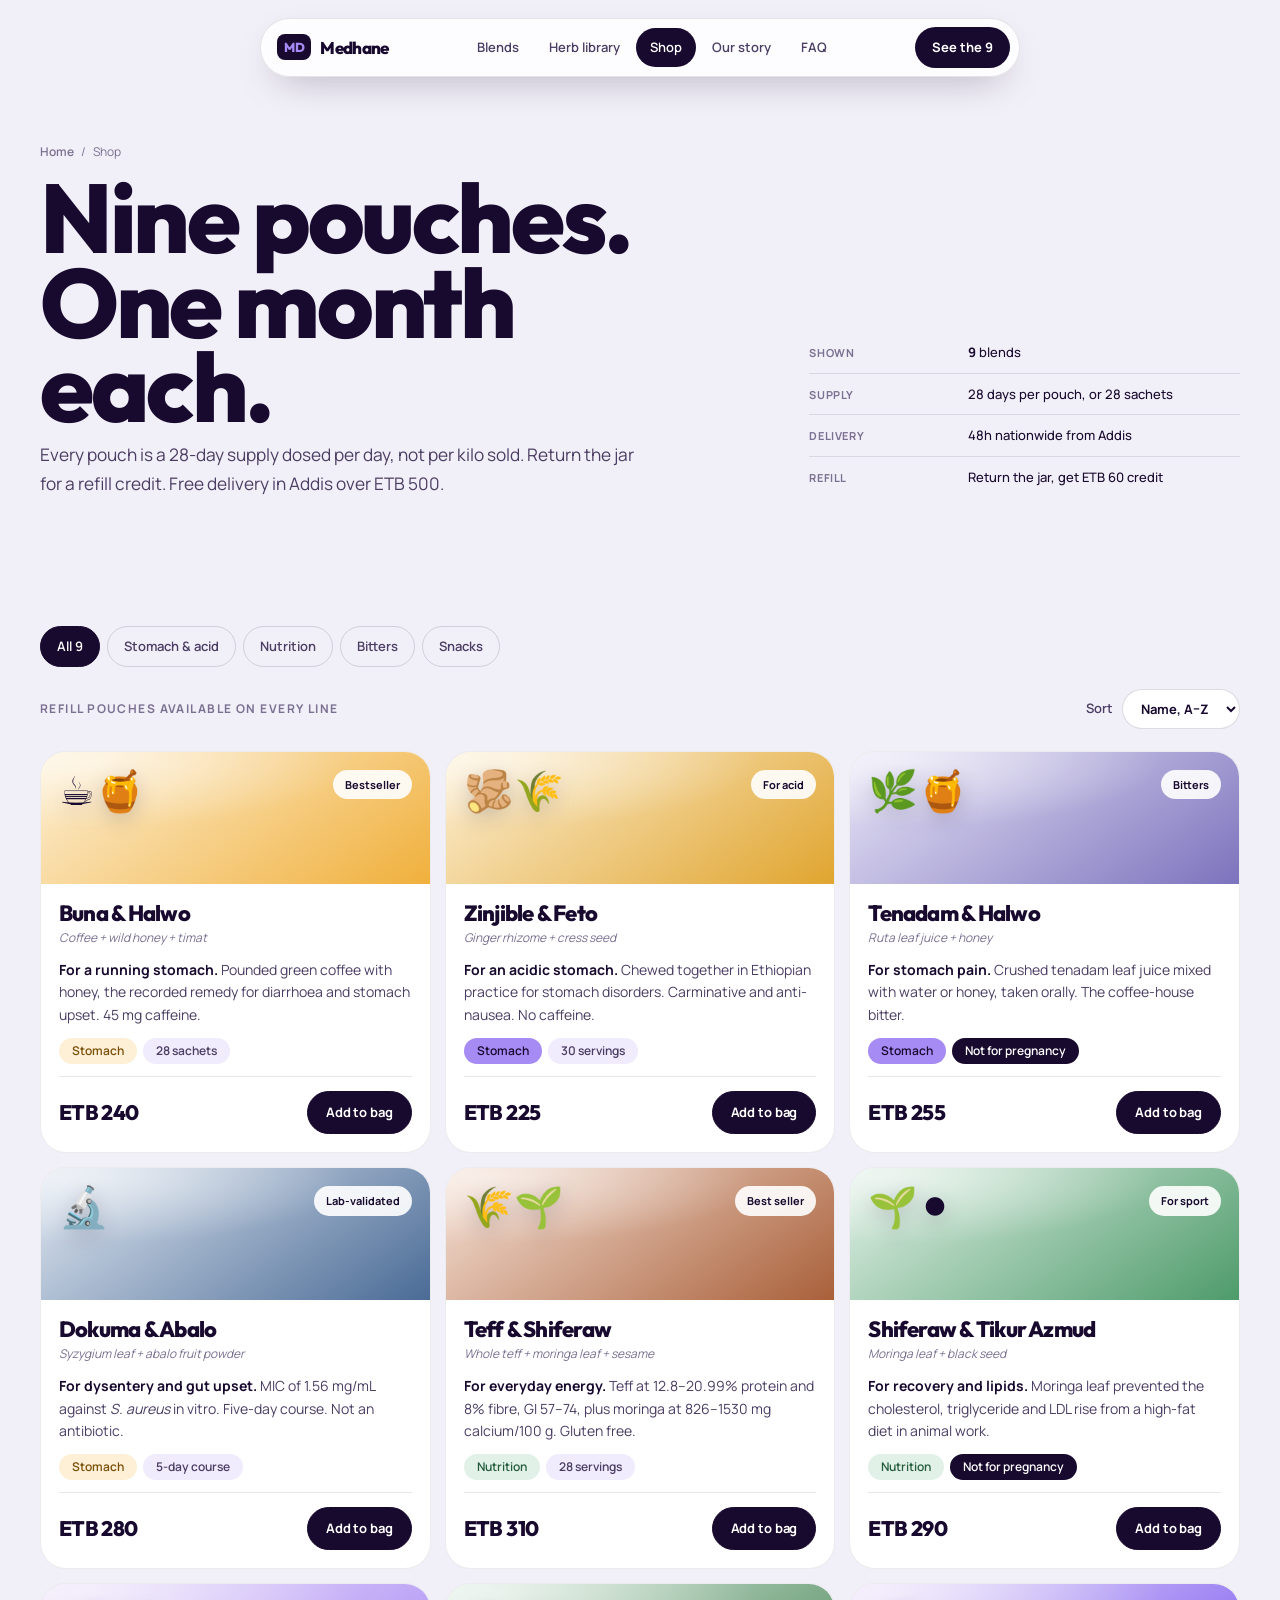
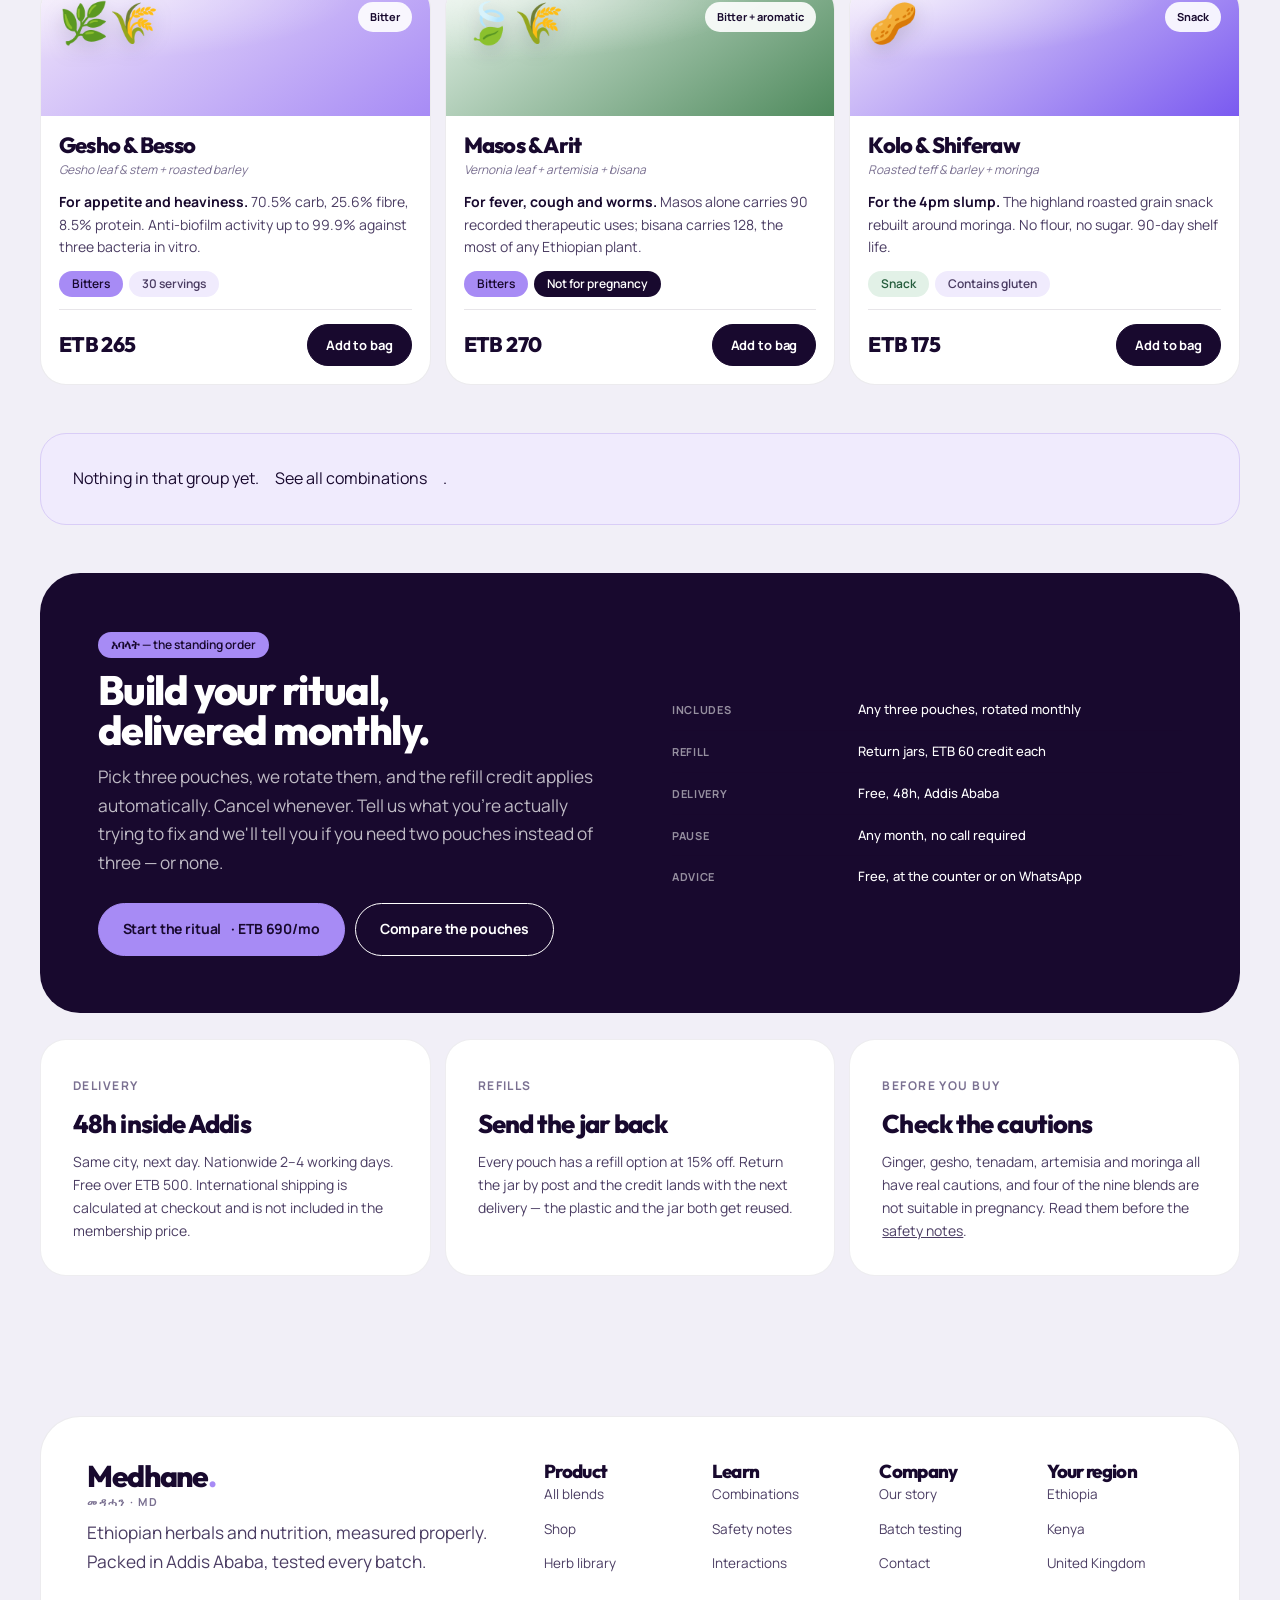
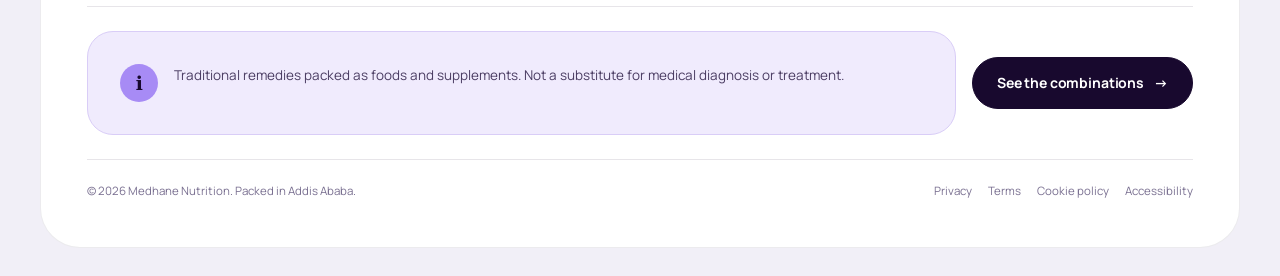
<file: shop.html>
<!doctype html>
<html lang="en">
<head>
<meta charset="utf-8">
<meta name="viewport" content="width=device-width, initial-scale=1">
<title>Shop — Medhane</title>
<meta name="description" content="Nine Ethiopian herb blends in refillable pouches. Buna + honey, ginger + feto, teff + moringa, gesho + besso. 28-day supply, tested every batch, packed in Addis Ababa.">
<link rel="preconnect" href="https://fonts.googleapis.com">
<link rel="preconnect" href="https://fonts.gstatic.com" crossorigin>
<link href="https://fonts.googleapis.com/css2?family=Outfit:wght@600;700;800&family=Manrope:wght@400;500;600;700;800&display=swap" rel="stylesheet">
<link rel="stylesheet" href="assets/app.css">
<link rel="icon" href="data:image/svg+xml,%3Csvg xmlns='http://www.w3.org/2000/svg' viewBox='0 0 32 32'%3E%3Crect width='32' height='32' rx='9' fill='%2318092e'/%3E%3Ctext x='16' y='22' font-family='Arial,sans-serif' font-size='15' font-weight='bold' fill='%23a78bf5' text-anchor='middle'%3EMD%3C/text%3E%3C/svg%3E">
</head>
<body>
<a class="skip" href="#main">Skip to content</a>

<header class="nav" data-nav data-open="false">
  <a class="nav__brand" href="index.html">
    <span class="nav__mark" aria-hidden="true">MD</span>
    Medhane
  </a>
  <nav class="nav__links" aria-label="Primary">
    <a href="blends.html">Blends</a>
    <a href="herbs.html">Herb library</a>
    <a href="shop.html" aria-current="page">Shop</a>
    <a href="story.html">Our story</a>
    <a href="faq.html">FAQ</a>
  </nav>
  <a class="nav__cta" href="#catalogue">See the 9</a>
  <button class="nav__burger" type="button" data-nav-burger aria-expanded="false" aria-label="Menu">
    <svg viewBox="0 0 24 24" fill="none" stroke="currentColor" stroke-width="2.6" stroke-linecap="round" aria-hidden="true"><path d="M4 7h16M4 12h16M4 17h16"/></svg>
  </button>
</header>

<main id="main">

  <section class="phero">
    <div class="wrap">
      <div class="phero__grid">
        <div>
          <nav class="trail" aria-label="Breadcrumb">
            <a href="index.html">Home</a> <span aria-hidden="true">/</span> <span>Shop</span>
          </nav>
          <h1 class="d1">Nine pouches. One month each.</h1>
          <p class="lede mt-s">Every pouch is a 28-day supply dosed per day, not per kilo sold.
            Return the jar for a refill credit. Free delivery in Addis over ETB 500.</p>
        </div>
        <div>
          <dl class="meta">
            <div class="meta__row"><dt>Shown</dt><dd><b data-filter-count>9</b> blends</dd></div>
            <div class="meta__row"><dt>Supply</dt><dd>28 days per pouch, or 28 sachets</dd></div>
            <div class="meta__row"><dt>Delivery</dt><dd>48h nationwide from Addis</dd></div>
            <div class="meta__row"><dt>Refill</dt><dd>Return the jar, get ETB 60 credit</dd></div>
          </dl>
        </div>
      </div>
    </div>
  </section>

  <section class="section section--tight">
    <div class="wrap">

      <h2 class="sr">Blend catalogue</h2>

      <div class="filters" data-filters="catalogue" role="group" aria-label="Filter blends">
        <button type="button" data-filter="all" aria-pressed="true">All 9</button>
        <button type="button" data-filter="stomach" aria-pressed="false">Stomach &amp; acid</button>
        <button type="button" data-filter="nutrition" aria-pressed="false">Nutrition</button>
        <button type="button" data-filter="bitters" aria-pressed="false">Bitters</button>
        <button type="button" data-filter="snack" aria-pressed="false">Snacks</button>
      </div>

      <div class="actions" style="justify-content:space-between;align-items:center;margin-bottom:22px">
        <p class="eyebrow">Refill pouches available on every line</p>
        <label style="display:flex;align-items:center;gap:9px;font-size:13px;font-weight:600;color:var(--ink-70)">
          Sort
          <select data-sort style="font:inherit;font-size:13px;font-weight:700;padding:9px 14px;border-radius:999px;border:1.5px solid rgb(24 9 46 /.14);background:#fff;color:var(--ink);cursor:pointer">
            <option value="az">Name, A–Z</option>
            <option value="za">Name, Z–A</option>
          </select>
        </label>
      </div>

      <div class="grid" id="catalogue">

        <article class="card" data-tags="stomach" data-name="buna-halwo" style="--t1:#fdf0d6;--t2:#f0b03c" data-reveal>
          <div class="card__top"><span class="card__glyph" aria-hidden="true">☕🍯</span><span class="card__badge">Bestseller</span></div>
          <div class="card__body">
            <h3 class="card__name">Buna &amp; Halwo</h3>
            <p class="card__latin">Coffee + wild honey + timat</p>
            <p class="card__use"><b>For a running stomach.</b> Pounded green coffee with honey, the
              recorded remedy for diarrhoea and stomach upset. 45 mg caffeine.</p>
            <div class="tags"><span class="chip chip--honey">Stomach</span><span class="chip">28 sachets</span></div>
            <div class="card__foot">
              <span class="price">ETB 240</span>
              <button class="btn btn--sm" type="button" data-add="buna-halwo"><span data-add-label>Add to bag</span></button>
            </div>
          </div>
        </article>

        <article class="card" data-tags="stomach" data-name="zinjible-feto" style="--t1:#fdf0d6;--t2:#e0a52f" data-reveal>
          <div class="card__top"><span class="card__glyph" aria-hidden="true">🫚🌾</span><span class="card__badge">For acid</span></div>
          <div class="card__body">
            <h3 class="card__name">Zinjible &amp; Feto</h3>
            <p class="card__latin">Ginger rhizome + cress seed</p>
            <p class="card__use"><b>For an acidic stomach.</b> Chewed together in Ethiopian practice
              for stomach disorders. Carminative and anti-nausea. No caffeine.</p>
            <div class="tags"><span class="chip chip--lav">Stomach</span><span class="chip">30 servings</span></div>
            <div class="card__foot">
              <span class="price">ETB 225</span>
              <button class="btn btn--sm" type="button" data-add="zinjible-feto"><span data-add-label>Add to bag</span></button>
            </div>
          </div>
        </article>

        <article class="card" data-tags="stomach" data-name="tenadam-halwo" style="--t1:#e9e6f7;--t2:#7c73bd" data-reveal>
          <div class="card__top"><span class="card__glyph" aria-hidden="true">🌿🍯</span><span class="card__badge">Bitters</span></div>
          <div class="card__body">
            <h3 class="card__name">Tenadam &amp; Halwo</h3>
            <p class="card__latin">Ruta leaf juice + honey</p>
            <p class="card__use"><b>For stomach pain.</b> Crushed tenadam leaf juice mixed with
              water or honey, taken orally. The coffee-house bitter.</p>
            <div class="tags"><span class="chip chip--lav">Stomach</span><span class="chip chip--ink">Not for pregnancy</span></div>
            <div class="card__foot">
              <span class="price">ETB 255</span>
              <button class="btn btn--sm" type="button" data-add="tenadam-halwo"><span data-add-label>Add to bag</span></button>
            </div>
          </div>
        </article>

        <article class="card" data-tags="stomach" data-name="dokuma-abalo" style="--t1:#e2e9f2;--t2:#4a6b96" data-reveal>
          <div class="card__top"><span class="card__glyph" aria-hidden="true">🔬</span><span class="card__badge">Lab-validated</span></div>
          <div class="card__body">
            <h3 class="card__name">Dokuma &amp; Abalo</h3>
            <p class="card__latin">Syzygium leaf + abalo fruit powder</p>
            <p class="card__use"><b>For dysentery and gut upset.</b> MIC of 1.56 mg/mL against
              <i>S. aureus</i> in vitro. Five-day course. Not an antibiotic.</p>
            <div class="tags"><span class="chip chip--honey">Stomach</span><span class="chip">5-day course</span></div>
            <div class="card__foot">
              <span class="price">ETB 280</span>
              <button class="btn btn--sm" type="button" data-add="dokuma-abalo"><span data-add-label>Add to bag</span></button>
            </div>
          </div>
        </article>

        <article class="card" data-tags="nutrition" data-name="teff-shiferaw" style="--t1:#f6e3d8;--t2:#a9603a" data-reveal>
          <div class="card__top"><span class="card__glyph" aria-hidden="true">🌾🌱</span><span class="card__badge">Best seller</span></div>
          <div class="card__body">
            <h3 class="card__name">Teff &amp; Shiferaw</h3>
            <p class="card__latin">Whole teff + moringa leaf + sesame</p>
            <p class="card__use"><b>For everyday energy.</b> Teff at 12.8–20.99% protein and 8%
              fibre, GI 57–74, plus moringa at 826–1530 mg calcium/100 g. Gluten free.</p>
            <div class="tags"><span class="chip chip--leaf">Nutrition</span><span class="chip">28 servings</span></div>
            <div class="card__foot">
              <span class="price">ETB 310</span>
              <button class="btn btn--sm" type="button" data-add="teff-shiferaw"><span data-add-label>Add to bag</span></button>
            </div>
          </div>
        </article>

        <article class="card" data-tags="nutrition" data-name="shiferaw-tikur" style="--t1:#e2f1e7;--t2:#4e9b6b" data-reveal>
          <div class="card__top"><span class="card__glyph" aria-hidden="true">🌱⚫</span><span class="card__badge">For sport</span></div>
          <div class="card__body">
            <h3 class="card__name">Shiferaw &amp; Tikur Azmud</h3>
            <p class="card__latin">Moringa leaf + black seed</p>
            <p class="card__use"><b>For recovery and lipids.</b> Moringa leaf prevented the
              cholesterol, triglyceride and LDL rise from a high-fat diet in animal work.</p>
            <div class="tags"><span class="chip chip--leaf">Nutrition</span><span class="chip chip--ink">Not for pregnancy</span></div>
            <div class="card__foot">
              <span class="price">ETB 290</span>
              <button class="btn btn--sm" type="button" data-add="shiferaw-tikur"><span data-add-label>Add to bag</span></button>
            </div>
          </div>
        </article>

        <article class="card" data-tags="bitters nutrition" data-name="gesho-besso" style="--t1:#efe4fa;--t2:#a78bf5" data-reveal>
          <div class="card__top"><span class="card__glyph" aria-hidden="true">🌿🌾</span><span class="card__badge">Bitter</span></div>
          <div class="card__body">
            <h3 class="card__name">Gesho &amp; Besso</h3>
            <p class="card__latin">Gesho leaf &amp; stem + roasted barley</p>
            <p class="card__use"><b>For appetite and heaviness.</b> 70.5% carb, 25.6% fibre,
              8.5% protein. Anti-biofilm activity up to 99.9% against three bacteria in vitro.</p>
            <div class="tags"><span class="chip chip--lav">Bitters</span><span class="chip">30 servings</span></div>
            <div class="card__foot">
              <span class="price">ETB 265</span>
              <button class="btn btn--sm" type="button" data-add="gesho-besso"><span data-add-label>Add to bag</span></button>
            </div>
          </div>
        </article>

        <article class="card" data-tags="bitters" data-name="masos-arit" style="--t1:#e2f0e6;--t2:#4f8a5d" data-reveal>
          <div class="card__top"><span class="card__glyph" aria-hidden="true">🍃🌾</span><span class="card__badge">Bitter + aromatic</span></div>
          <div class="card__body">
            <h3 class="card__name">Masos &amp; Arit</h3>
            <p class="card__latin">Vernonia leaf + artemisia + bisana</p>
            <p class="card__use"><b>For fever, cough and worms.</b> Masos alone carries 90 recorded
              therapeutic uses; bisana carries 128, the most of any Ethiopian plant.</p>
            <div class="tags"><span class="chip chip--lav">Bitters</span><span class="chip chip--ink">Not for pregnancy</span></div>
            <div class="card__foot">
              <span class="price">ETB 270</span>
              <button class="btn btn--sm" type="button" data-add="masos-arit"><span data-add-label>Add to bag</span></button>
            </div>
          </div>
        </article>

        <article class="card" data-tags="snack nutrition" data-name="kolo-shiferaw" style="--t1:#efe4fa;--t2:#7a5af0" data-reveal>
          <div class="card__top"><span class="card__glyph" aria-hidden="true">🥜</span><span class="card__badge">Snack</span></div>
          <div class="card__body">
            <h3 class="card__name">Kolo &amp; Shiferaw</h3>
            <p class="card__latin">Roasted teff &amp; barley + moringa</p>
            <p class="card__use"><b>For the 4pm slump.</b> The highland roasted grain snack rebuilt
              around moringa. No flour, no sugar. 90-day shelf life.</p>
            <div class="tags"><span class="chip chip--leaf">Snack</span><span class="chip">Contains gluten</span></div>
            <div class="card__foot">
              <span class="price">ETB 175</span>
              <button class="btn btn--sm" type="button" data-add="kolo-shiferaw"><span data-add-label>Add to bag</span></button>
            </div>
          </div>
        </article>

      </div>

      <p class="callout mt-l" hidden data-filter-empty style="background:var(--lav-wash);border-color:#d9cdf7">
        Nothing in that group yet. <a href="blends.html">See all combinations</a>.
      </p>

      <!-- Membership band -->
      <div class="band band--ink mt-l">
        <div class="split">
          <div class="split__copy">
            <span class="chip chip--lav">አባላት — the standing order</span>
            <h2 class="d3 mt-s">Build your ritual, delivered monthly.</h2>
            <p class="lede mt-s">Pick three pouches, we rotate them, and the refill credit applies
              automatically. Cancel whenever. Tell us what you're actually trying to fix and we'll
              tell you if you need two pouches instead of three — or none.</p>
            <div class="actions mt-m">
              <button class="btn btn--lav" type="button" data-add="ritual-plan"><span data-add-label>Start the ritual</span> · ETB 690/mo</button>
              <a class="btn btn--ghost" style="color:#fff;border-color:#fff" href="blends.html">Compare the pouches</a>
            </div>
          </div>
          <div class="split__media">
            <dl class="meta">
              <div class="meta__row"><dt style="color:rgb(255 255 255/.55)">Includes</dt><dd style="color:#fff">Any three pouches, rotated monthly</dd></div>
              <div class="meta__row"><dt style="color:rgb(255 255 255/.55)">Refill</dt><dd style="color:#fff">Return jars, ETB 60 credit each</dd></div>
              <div class="meta__row"><dt style="color:rgb(255 255 255/.55)">Delivery</dt><dd style="color:#fff">Free, 48h, Addis Ababa</dd></div>
              <div class="meta__row"><dt style="color:rgb(255 255 255/.55)">Pause</dt><dd style="color:#fff">Any month, no call required</dd></div>
              <div class="meta__row"><dt style="color:rgb(255 255 255/.55)">Advice</dt><dd style="color:#fff">Free, at the counter or on WhatsApp</dd></div>
            </dl>
          </div>
        </div>
      </div>

      <!-- Delivery + safety -->
      <div class="bento bento--thirds mt-m">
        <div class="panel-card">
          <span class="eyebrow">Delivery</span>
          <h3 class="d4">48h inside Addis</h3>
          <p>Same city, next day. Nationwide 2–4 working days. Free over ETB 500. International
            shipping is calculated at checkout and is not included in the membership price.</p>
        </div>
        <div class="panel-card">
          <span class="eyebrow">Refills</span>
          <h3 class="d4">Send the jar back</h3>
          <p>Every pouch has a refill option at 15% off. Return the jar by post and the credit
            lands with the next delivery — the plastic and the jar both get reused.</p>
        </div>
        <div class="panel-card">
          <span class="eyebrow">Before you buy</span>
          <h3 class="d4">Check the cautions</h3>
          <p>Ginger, gesho, tenadam, artemisia and moringa all have real cautions, and four of the
            nine blends are not suitable in pregnancy. Read them before the <a href="faq.html" style="text-decoration:underline">safety notes</a>.</p>
        </div>
      </div>

    </div>
  </section>

</main>

<footer class="footer">
  <div class="wrap">
    <div class="footer__card">
      <div class="footer__top">
        <div>
          <p class="footer__logo">Medhane<span>.</span><small>መዳሓን · MD</small></p>
          <p class="lede mt-s">Ethiopian herbals and nutrition, measured properly. Packed in
            Addis Ababa, tested every batch.</p>
        </div>
        <div class="footer__cols">
          <div>
            <h3>Product</h3>
            <ul>
              <li><a href="blends.html">All blends</a></li>
              <li><a href="shop.html">Shop</a></li>
              <li><a href="herbs.html">Herb library</a></li>
            </ul>
          </div>
          <div>
            <h3>Learn</h3>
            <ul>
              <li><a href="blends.html">Combinations</a></li>
              <li><a href="faq.html">Safety notes</a></li>
              <li><a href="faq.html">Interactions</a></li>
            </ul>
          </div>
          <div>
            <h3>Company</h3>
            <ul>
              <li><a href="story.html">Our story</a></li>
              <li><a href="story.html">Batch testing</a></li>
              <li><a href="#">Contact</a></li>
            </ul>
          </div>
          <div>
            <h3>Your region</h3>
            <ul>
              <li><a href="#">Ethiopia</a></li>
              <li><a href="#">Kenya</a></li>
              <li><a href="#">United Kingdom</a></li>
            </ul>
          </div>
        </div>
      </div>
      <div class="footer__mid">
        <div class="callout callout--info" style="flex:1 1 340px">
          <span class="callout__icon" aria-hidden="true">ℹ</span>
          <div><p>Traditional remedies packed as foods and supplements. Not a substitute for
            medical diagnosis or treatment.</p></div>
        </div>
        <a class="btn" href="blends.html">See the combinations <span class="arw" aria-hidden="true">&rarr;</span></a>
      </div>
      <div class="footer__legal">
        <span>© <span data-year>2026</span> Medhane Nutrition. Packed in Addis Ababa.</span>
        <nav aria-label="Legal">
          <a href="#">Privacy</a><a href="#">Terms</a><a href="#">Cookie policy</a><a href="#">Accessibility</a>
        </nav>
      </div>
    </div>
  </div>
</footer>

<script src="assets/app.js" defer></script>
</body>
</html>
</file>
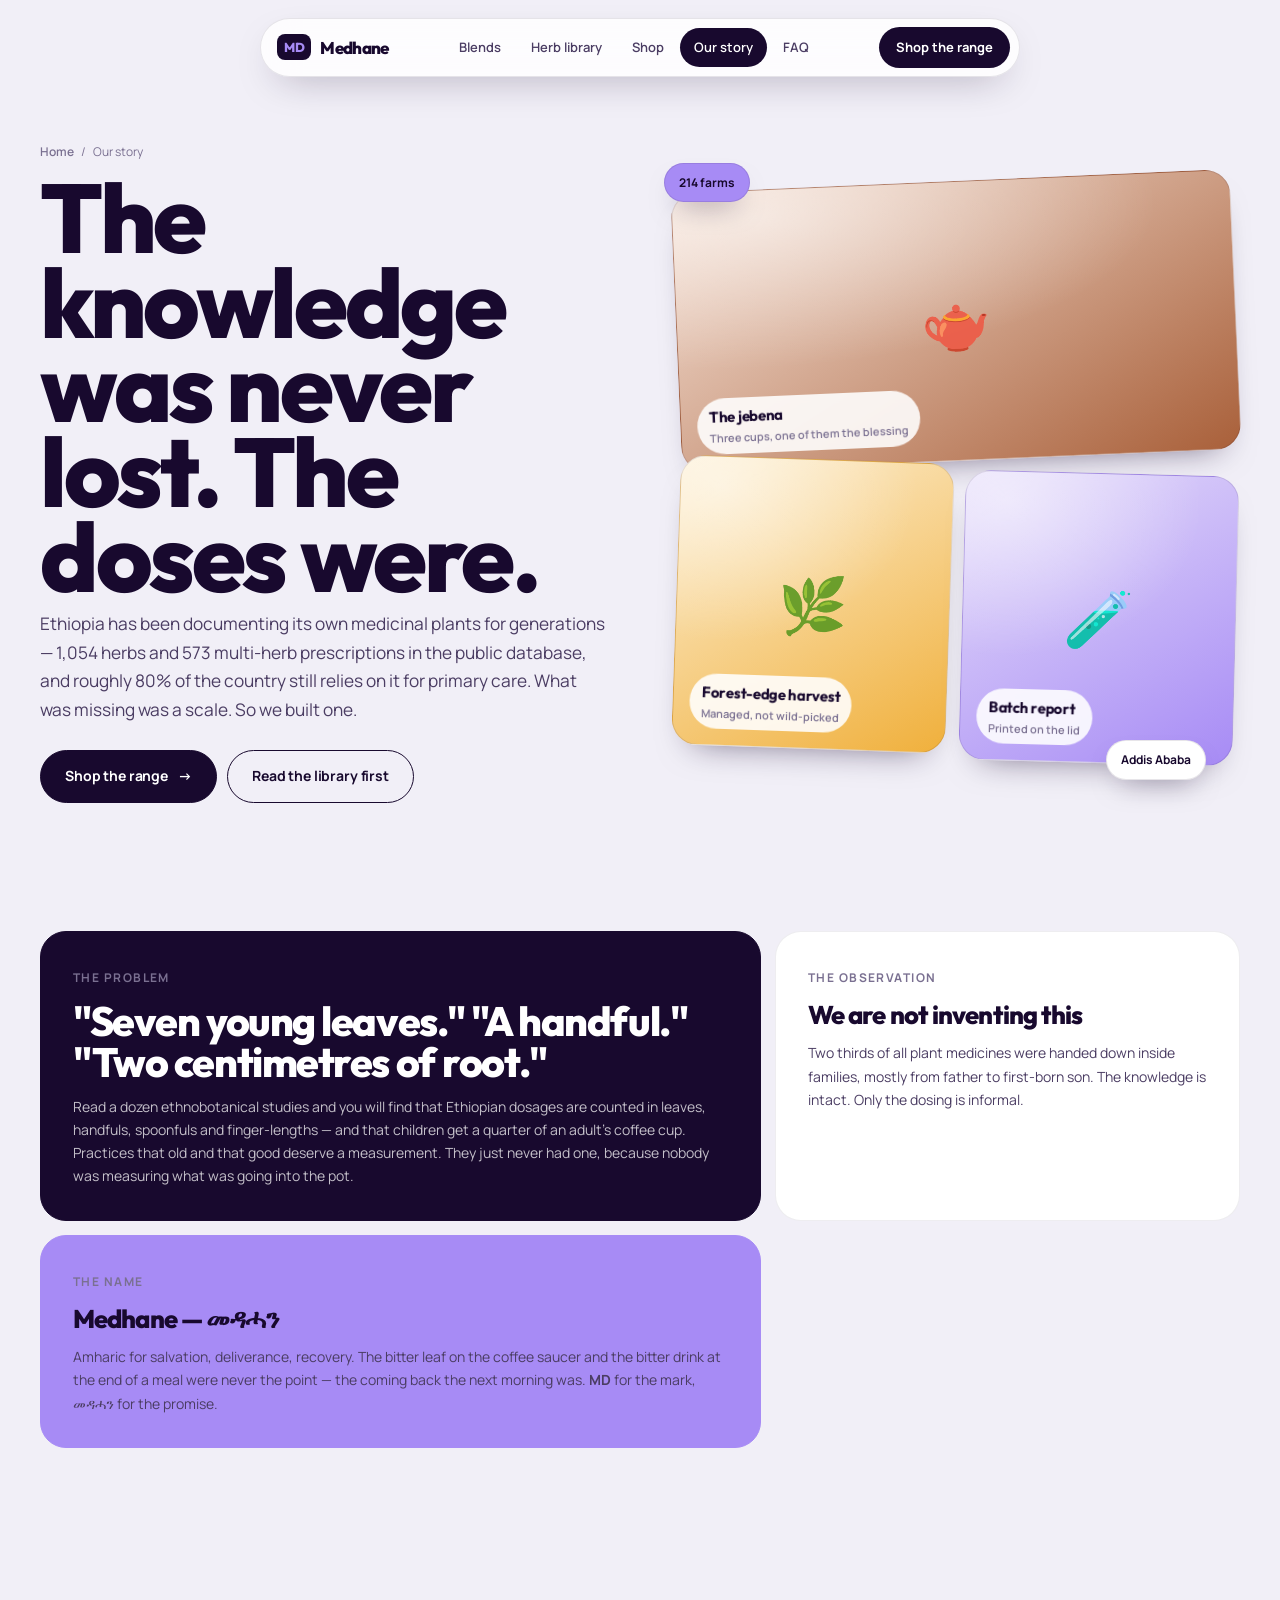
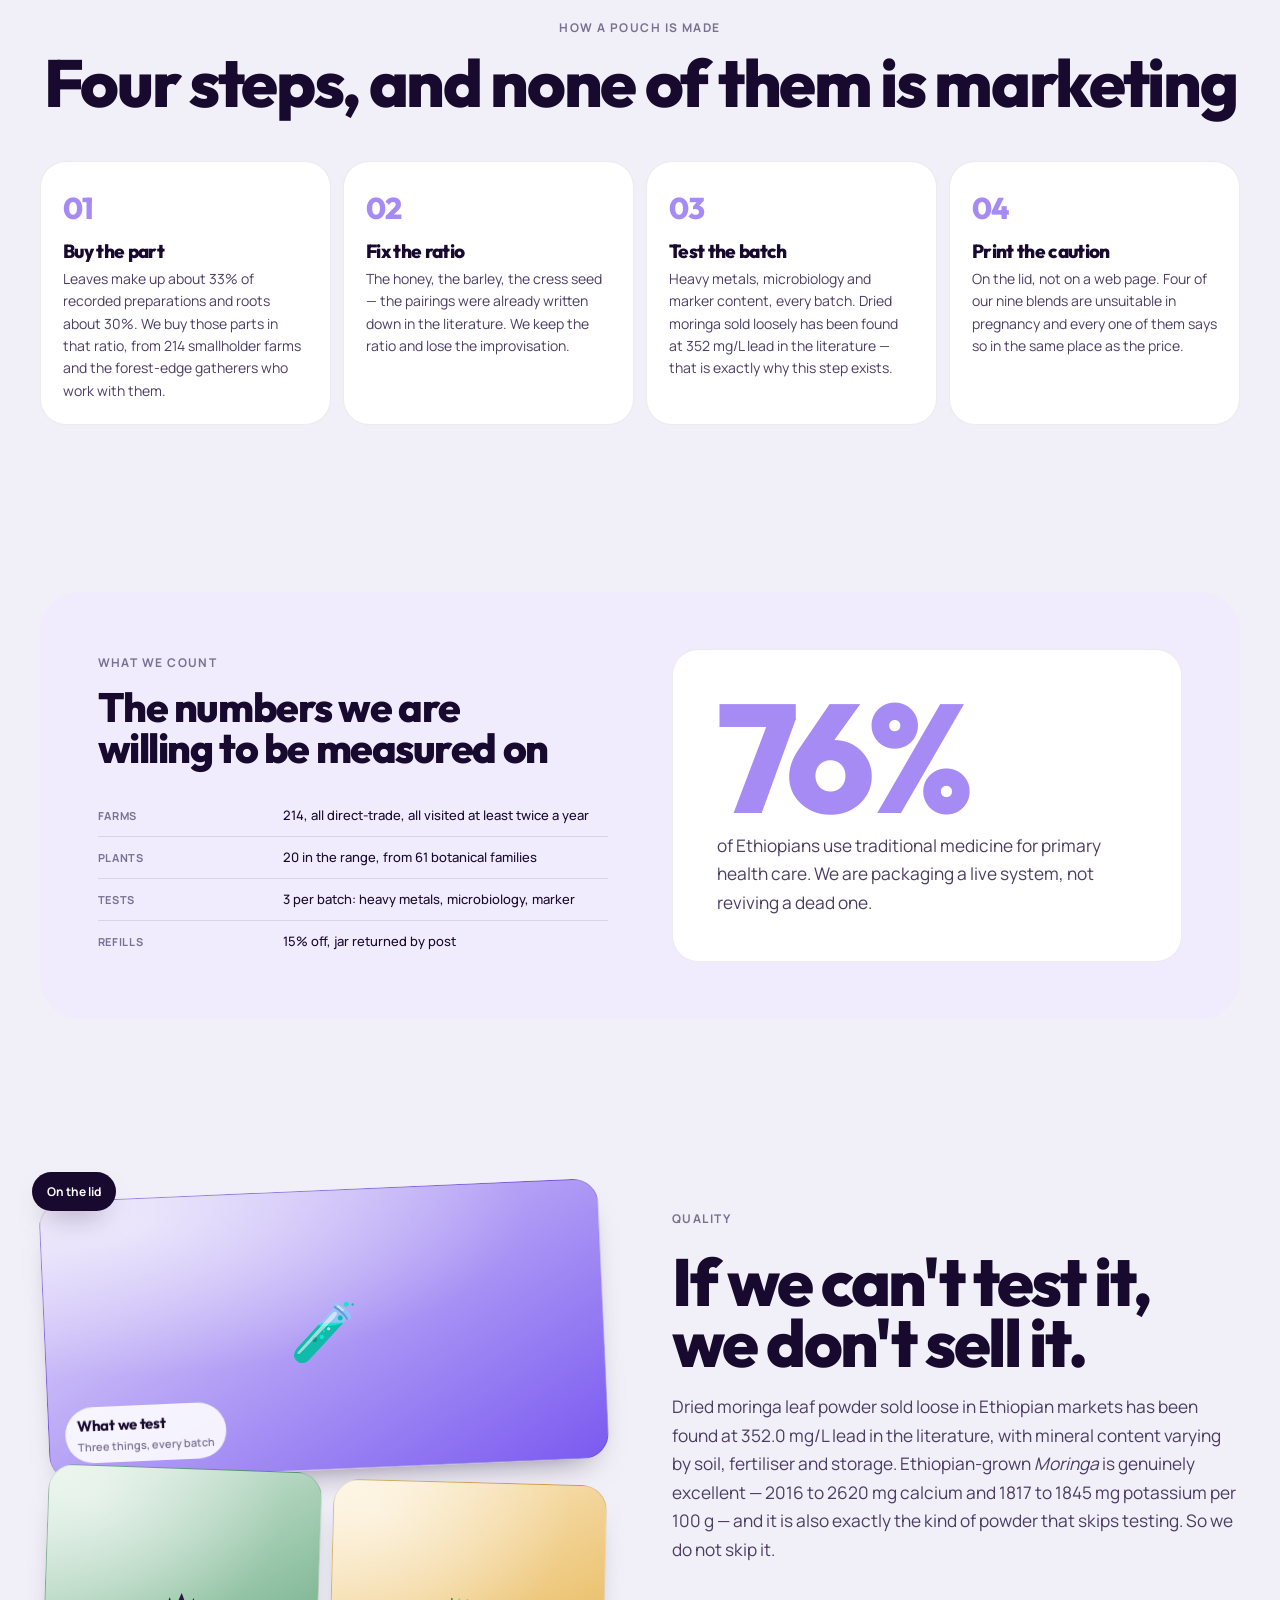
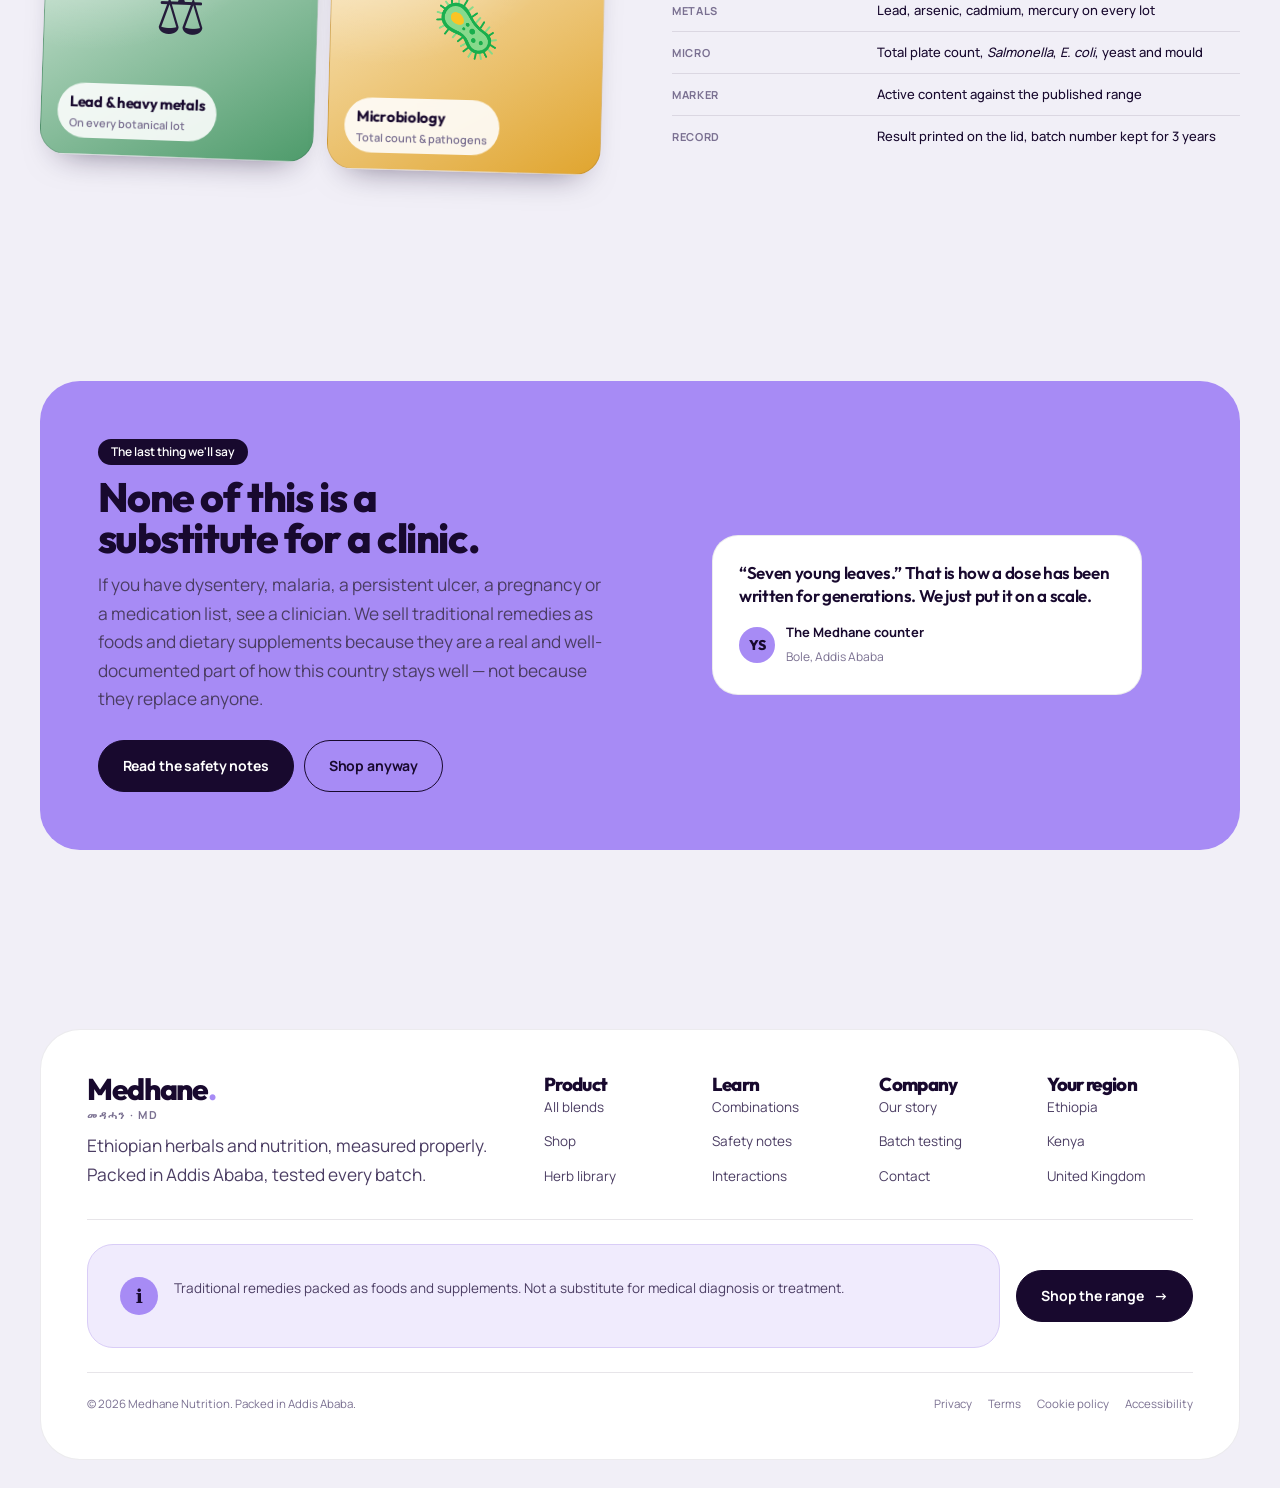
<file: story.html>
<!doctype html>
<html lang="en">
<head>
<meta charset="utf-8">
<meta name="viewport" content="width=device-width, initial-scale=1">
<title>Our story — Medhane</title>
<meta name="description" content="Why a supplement company in Addis Ababa packs Ethiopian herbs with the ratios and the cautions printed on the lid. Sourcing, testing, and the 214 farms we buy from.">
<link rel="preconnect" href="https://fonts.googleapis.com">
<link rel="preconnect" href="https://fonts.gstatic.com" crossorigin>
<link href="https://fonts.googleapis.com/css2?family=Outfit:wght@600;700;800&family=Manrope:wght@400;500;600;700;800&display=swap" rel="stylesheet">
<link rel="stylesheet" href="assets/app.css">
<link rel="icon" href="data:image/svg+xml,%3Csvg xmlns='http://www.w3.org/2000/svg' viewBox='0 0 32 32'%3E%3Crect width='32' height='32' rx='9' fill='%2318092e'/%3E%3Ctext x='16' y='22' font-family='Arial,sans-serif' font-size='15' font-weight='bold' fill='%23a78bf5' text-anchor='middle'%3EMD%3C/text%3E%3C/svg%3E">
</head>
<body>
<a class="skip" href="#main">Skip to content</a>

<header class="nav" data-nav data-open="false">
  <a class="nav__brand" href="index.html">
    <span class="nav__mark" aria-hidden="true">MD</span>
    Medhane
  </a>
  <nav class="nav__links" aria-label="Primary">
    <a href="blends.html">Blends</a>
    <a href="herbs.html">Herb library</a>
    <a href="shop.html">Shop</a>
    <a href="story.html" aria-current="page">Our story</a>
    <a href="faq.html">FAQ</a>
  </nav>
  <a class="nav__cta" href="shop.html">Shop the range</a>
  <button class="nav__burger" type="button" data-nav-burger aria-expanded="false" aria-label="Menu">
    <svg viewBox="0 0 24 24" fill="none" stroke="currentColor" stroke-width="2.6" stroke-linecap="round" aria-hidden="true"><path d="M4 7h16M4 12h16M4 17h16"/></svg>
  </button>
</header>

<main id="main">

  <section class="phero">
    <div class="wrap">
      <div class="split">
        <div class="split__copy">
          <nav class="trail" aria-label="Breadcrumb">
            <a href="index.html">Home</a> <span aria-hidden="true">/</span> <span>Our story</span>
          </nav>
          <h1 class="d1">The knowledge was never lost. The doses were.</h1>
          <p class="lede mt-s">Ethiopia has been documenting its own medicinal plants for
            generations — 1,054 herbs and 573 multi-herb prescriptions in the public database, and
            roughly 80% of the country still relies on it for primary care. What was missing was a
            scale. So we built one.</p>
          <div class="actions mt-m">
            <a class="btn" href="shop.html">Shop the range <span class="arw" aria-hidden="true">&rarr;</span></a>
            <a class="btn btn--ghost" href="herbs.html">Read the library first</a>
          </div>
        </div>
        <div class="split__media">
          <div class="media">
            <div class="stack">
              <div class="stack__tile stack__tile--wide" style="--t1:#f6e3d8;--t2:#a9603a">
                <span class="stack__glyph" aria-hidden="true">🫖</span>
                <span class="stack__cap">The jebena<small>Three cups, one of them the blessing</small></span>
              </div>
              <div class="stack__tile" style="--t1:#fdf0d6;--t2:#f0b03c">
                <span class="stack__glyph" aria-hidden="true">🌿</span>
                <span class="stack__cap">Forest-edge harvest<small>Managed, not wild-picked</small></span>
              </div>
              <div class="stack__tile" style="--t1:#e6defa;--t2:#a78bf5">
                <span class="stack__glyph" aria-hidden="true">🧪</span>
                <span class="stack__cap">Batch report<small>Printed on the lid</small></span>
              </div>
            </div>
            <div class="stickers">
              <span class="sticker sticker--tl sticker--lav">214 farms</span>
              <span class="sticker sticker--br">Addis Ababa</span>
            </div>
          </div>
        </div>
      </div>
    </div>
  </section>

  <section class="section section--tight">
    <div class="wrap">
      <div class="bento">
        <div class="panel-card panel-card--ink">
          <span class="eyebrow">The problem</span>
          <h2 class="d3 mt-s">"Seven young leaves." "A handful." "Two centimetres of root."</h2>
          <p class="mt-s">Read a dozen ethnobotanical studies and you will find that Ethiopian
            dosages are counted in leaves, handfuls, spoonfuls and finger-lengths — and that children
            get a quarter of an adult's coffee cup. Practices that old and that good deserve a
            measurement. They just never had one, because nobody was measuring what was going into
            the pot.</p>
        </div>
        <div class="panel-card">
          <span class="eyebrow">The observation</span>
          <h3 class="d4">We are not inventing this</h3>
          <p>Two thirds of all plant medicines were handed down inside families, mostly from father
            to first-born son. The knowledge is intact. Only the dosing is informal.</p>
        </div>
        <div class="panel-card panel-card--lav">
          <span class="eyebrow">The name</span>
          <h3 class="d4">Medhane — መዳሓን</h3>
          <p>Amharic for salvation, deliverance, recovery. The bitter leaf on the coffee saucer and
            the bitter drink at the end of a meal were never the point — the coming back the next
            morning was. <b>MD</b> for the mark, መዳሓን for the promise.</p>
        </div>
      </div>
    </div>
  </section>

  <section class="section">
    <div class="wrap">
      <div class="center">
        <span class="eyebrow">How a pouch is made</span>
        <h2 class="d2 mt-s">Four steps, and none of them is marketing</h2>
      </div>
      <div class="steps mt-l">
        <article class="step" data-reveal>
          <h3>Buy the part</h3>
          <p>Leaves make up about 33% of recorded preparations and roots about 30%. We buy those
            parts in that ratio, from 214 smallholder farms and the forest-edge gatherers who work
            with them.</p>
        </article>
        <article class="step" data-reveal>
          <h3>Fix the ratio</h3>
          <p>The honey, the barley, the cress seed — the pairings were already written down in the
            literature. We keep the ratio and lose the improvisation.</p>
        </article>
        <article class="step" data-reveal>
          <h3>Test the batch</h3>
          <p>Heavy metals, microbiology and marker content, every batch. Dried moringa sold
            loosely has been found at 352 mg/L lead in the literature — that is exactly why this
            step exists.</p>
        </article>
        <article class="step" data-reveal>
          <h3>Print the caution</h3>
          <p>On the lid, not on a web page. Four of our nine blends are unsuitable in pregnancy and
            every one of them says so in the same place as the price.</p>
        </article>
      </div>
    </div>
  </section>

  <section class="section section--tight">
    <div class="wrap">
      <div class="band band--wash">
        <div class="split">
          <div class="split__copy">
            <span class="eyebrow">What we count</span>
            <h2 class="d3 mt-s">The numbers we are willing to be measured on</h2>
            <dl class="meta mt-m">
              <div class="meta__row"><dt>Farms</dt><dd>214, all direct-trade, all visited at least twice a year</dd></div>
              <div class="meta__row"><dt>Plants</dt><dd>20 in the range, from 61 botanical families</dd></div>
              <div class="meta__row"><dt>Tests</dt><dd>3 per batch: heavy metals, microbiology, marker</dd></div>
              <div class="meta__row"><dt>Refills</dt><dd>15% off, jar returned by post</dd></div>
            </dl>
          </div>
          <div class="split__media">
            <div class="stat-grid">
              <div class="stat-panel" style="grid-column:1/-1">
                <p class="numeral" data-count="80" data-suffix="%">0%</p>
                <p class="lede mt-s">of Ethiopians use traditional medicine for primary health care.
                  We are packaging a live system, not reviving a dead one.</p>
              </div>
            </div>
          </div>
        </div>
      </div>
    </div>
  </section>

  <section class="section">
    <div class="wrap">
      <div class="split split--reverse">
        <div class="split__media">
          <div class="media">
            <div class="stack">
              <div class="stack__tile stack__tile--wide" style="--t1:#e6defa;--t2:#7a5af0">
                <span class="stack__glyph" aria-hidden="true">🧪</span>
                <span class="stack__cap">What we test<small>Three things, every batch</small></span>
              </div>
              <div class="stack__tile" style="--t1:#e2f1e7;--t2:#4e9b6b">
                <span class="stack__glyph" aria-hidden="true">⚖️</span>
                <span class="stack__cap">Lead &amp; heavy metals<small>On every botanical lot</small></span>
              </div>
              <div class="stack__tile" style="--t1:#fdf0d6;--t2:#e0a52f">
                <span class="stack__glyph" aria-hidden="true">🦠</span>
                <span class="stack__cap">Microbiology<small>Total count &amp; pathogens</small></span>
              </div>
            </div>
            <div class="stickers">
              <span class="sticker sticker--tl sticker--ink">On the lid</span>
            </div>
          </div>
        </div>
        <div class="split__copy">
          <span class="eyebrow">Quality</span>
          <h2 class="d2">If we can't test it, we don't sell it.</h2>
          <p class="lede">Dried moringa leaf powder sold loose in Ethiopian markets has been found at
            352.0 mg/L lead in the literature, with mineral content varying by soil, fertiliser and
            storage. Ethiopian-grown <i>Moringa</i> is genuinely excellent — 2016 to 2620 mg
            calcium and 1817 to 1845 mg potassium per 100 g — and it is also exactly the kind of
            powder that skips testing. So we do not skip it.</p>
          <ul class="meta mt-m">
            <li class="meta__row"><dt>Metals</dt><dd>Lead, arsenic, cadmium, mercury on every lot</dd></li>
            <li class="meta__row"><dt>Micro</dt><dd>Total plate count, <i>Salmonella</i>, <i>E. coli</i>, yeast and mould</dd></li>
            <li class="meta__row"><dt>Marker</dt><dd>Active content against the published range</dd></li>
            <li class="meta__row"><dt>Record</dt><dd>Result printed on the lid, batch number kept for 3 years</dd></li>
          </ul>
        </div>
      </div>
    </div>
  </section>

  <section class="section">
    <div class="wrap">
      <div class="band band--lav">
        <div class="split">
          <div class="split__copy">
            <span class="chip chip--ink">The last thing we'll say</span>
            <h2 class="d3 mt-s">None of this is a substitute for a clinic.</h2>
            <p class="lede mt-s">If you have dysentery, malaria, a persistent ulcer, a pregnancy or a
              medication list, see a clinician. We sell traditional remedies as foods and dietary
              supplements because they are a real and well-documented part of how this country stays
              well — not because they replace anyone.</p>
            <div class="actions mt-m">
              <a class="btn" href="faq.html">Read the safety notes</a>
              <a class="btn btn--ghost" href="shop.html">Shop anyway</a>
            </div>
          </div>
          <div class="split__media">
            <div class="quotes" style="grid-template-columns:1fr">
              <figure class="quote">
                <blockquote>“Seven young leaves.” That is how a dose has been written for
                  generations. We just put it on a scale.</blockquote>
                <figcaption>
                  <span class="quote__av" aria-hidden="true">YS</span>
                  <span><cite>The Medhane counter</cite><small>Bole, Addis Ababa</small></span>
                </figcaption>
              </figure>
            </div>
          </div>
        </div>
      </div>
    </div>
  </section>

</main>

<footer class="footer">
  <div class="wrap">
    <div class="footer__card">
      <div class="footer__top">
        <div>
          <p class="footer__logo">Medhane<span>.</span><small>መዳሓን · MD</small></p>
          <p class="lede mt-s">Ethiopian herbals and nutrition, measured properly. Packed in
            Addis Ababa, tested every batch.</p>
        </div>
        <div class="footer__cols">
          <div>
            <h3>Product</h3>
            <ul>
              <li><a href="blends.html">All blends</a></li>
              <li><a href="shop.html">Shop</a></li>
              <li><a href="herbs.html">Herb library</a></li>
            </ul>
          </div>
          <div>
            <h3>Learn</h3>
            <ul>
              <li><a href="blends.html">Combinations</a></li>
              <li><a href="faq.html">Safety notes</a></li>
              <li><a href="faq.html">Interactions</a></li>
            </ul>
          </div>
          <div>
            <h3>Company</h3>
            <ul>
              <li><a href="story.html">Our story</a></li>
              <li><a href="story.html">Batch testing</a></li>
              <li><a href="#">Contact</a></li>
            </ul>
          </div>
          <div>
            <h3>Your region</h3>
            <ul>
              <li><a href="#">Ethiopia</a></li>
              <li><a href="#">Kenya</a></li>
              <li><a href="#">United Kingdom</a></li>
            </ul>
          </div>
        </div>
      </div>
      <div class="footer__mid">
        <div class="callout callout--info" style="flex:1 1 340px">
          <span class="callout__icon" aria-hidden="true">ℹ</span>
          <div><p>Traditional remedies packed as foods and supplements. Not a substitute for
            medical diagnosis or treatment.</p></div>
        </div>
        <a class="btn" href="shop.html">Shop the range <span class="arw" aria-hidden="true">&rarr;</span></a>
      </div>
      <div class="footer__legal">
        <span>© <span data-year>2026</span> Medhane Nutrition. Packed in Addis Ababa.</span>
        <nav aria-label="Legal">
          <a href="#">Privacy</a><a href="#">Terms</a><a href="#">Cookie policy</a><a href="#">Accessibility</a>
        </nav>
      </div>
    </div>
  </div>
</footer>

<script src="assets/app.js" defer></script>
</body>
</html>
</file>
<file: assets/app.css>
/* ==========================================================================
   MEDHANE — Ethiopian herbals & nutrition
   Design system extracted from the supplied Swag landing-page reference and
   extended across every page. Elevation patterns borrowed (not copied) from
   bchiang7/v4 and adrianhajdin/portfolio: compact label/value metadata rows,
   a single clear primary action per card, bento composition, gentle hover.
   ========================================================================== */

/* --- 1. Tokens ----------------------------------------------------------- */
:root {
  /* Canvas + surfaces: the reference's soft lavender paper with white cards */
  --paper:      #f1eff7;
  --paper-sunk: #e8e4f2;
  --card:       #ffffff;

  /* Ink: the reference's deep purple-black, used for all display type */
  --ink:      #18092e;
  --ink-70:   #4b3d63;
  --ink-50:   #7a7091;
  --ink-25:   #b8b2c9;

  /* Accents */
  --lav:      #a78bf5;   /* primary lavender — the reference's signature */
  --lav-deep: #7a5af0;
  --lav-soft: #e6defa;
  --lav-wash: #f0ebfd;
  --peri:     #a8b4f7;   /* periwinkle band colour from the reference */
  --honey:    #f0b03c;   /* Ethiopian honey */
  --coffee:   #4a2e1c;   /* roasted buna */
  --leaf:     #4e9b6b;   /* fresh botanicals */
  --clay:     #d9714f;

  /* Type */
  --f-display: 'Outfit', 'Manrope', system-ui, sans-serif;
  --f-text:    'Manrope', system-ui, -apple-system, sans-serif;

  /* Shape vocabulary: everything is a pill, a card, or a band */
  --r-chip: 999px;
  --r-card: 26px;
  --r-band: 40px;

  /* Layout */
  --wrap: 1240px;
  --gut: clamp(18px, 4vw, 40px);
  --nav-h: 64px;

  /* Motion */
  --ease: cubic-bezier(.22, 1, .36, 1);
  --fast: .22s var(--ease);

  /* Per-tile gradient art, set inline by the card/stack markup */
  --t1: var(--lav-soft);
  --t2: var(--lav-soft);
}

/* --- 2. Reset ------------------------------------------------------------ */
*, *::before, *::after { box-sizing: border-box; }

html {
  scroll-behavior: smooth;
  -webkit-text-size-adjust: 100%;
}

body {
  margin: 0;
  background: var(--paper);
  color: var(--ink);
  font-family: var(--f-text);
  font-size: 16px;
  line-height: 1.6;
  -webkit-font-smoothing: antialiased;
  overflow-x: hidden;
}

img, svg { display: block; max-width: 100%; }
a { color: inherit; text-decoration: none; }
button { font: inherit; color: inherit; }

h1, h2, h3, h4 {
  font-family: var(--f-display);
  font-weight: 800;
  letter-spacing: -.035em;
  line-height: .95;
  margin: 0;
  text-wrap: balance;
}

p { margin: 0; }
ul { margin: 0; padding: 0; list-style: none; }

:focus-visible {
  outline: 3px solid var(--lav-deep);
  outline-offset: 3px;
  border-radius: 4px;
}

::selection { background: var(--lav); color: var(--ink); }

.skip {
  position: absolute; left: -9999px; top: 12px; z-index: 200;
  background: var(--ink); color: #fff; padding: 12px 18px;
  border-radius: var(--r-chip);
}
.skip:focus { left: 16px; }

/* --- 3. Layout primitives ------------------------------------------------ */
.wrap {
  width: min(var(--wrap), 100% - (var(--gut) * 2));
  margin-inline: auto;
}

.wrap--wide { width: min(1440px, 100% - (var(--gut) * 2)); }

.section { padding-block: clamp(56px, 8vw, 120px); }
.section--tight { padding-block: clamp(36px, 5vw, 72px); }

/* --- 4. Buttons — pill shapes, ink-first (reference rule) --------------- */
.btn {
  display: inline-flex;
  align-items: center;
  gap: 10px;
  padding: 14px 24px;
  border: 1.5px solid var(--ink);
  border-radius: var(--r-chip);
  background: var(--ink);
  color: #fff;
  font-family: var(--f-text);
  font-size: 14px;
  font-weight: 700;
  letter-spacing: -.01em;
  cursor: pointer;
  transition: transform var(--fast), box-shadow var(--fast), background var(--fast), color var(--fast);
}
.btn:hover { transform: translateY(-2px); box-shadow: 0 10px 24px -8px rgb(24 9 46 / .45); }
.btn:active { transform: translateY(0); }

.btn--ghost { background: transparent; color: var(--ink); }
.btn--ghost:hover { background: var(--ink); color: #fff; }

.btn--lav { background: var(--lav); border-color: var(--lav); color: var(--ink); }
.btn--lav:hover { background: var(--lav-deep); border-color: var(--lav-deep); color: #fff; }

.btn--sm { padding: 10px 18px; font-size: 13px; }
.btn--block { width: 100%; justify-content: center; }

.btn .arw { transition: transform var(--fast); }
.btn:hover .arw { transform: translateX(4px); }

/* Small pill used for metadata, filters and inline tags */
.chip {
  display: inline-flex;
  align-items: center;
  gap: 7px;
  padding: 7px 13px;
  border-radius: var(--r-chip);
  background: var(--lav-wash);
  color: var(--ink-70);
  font-size: 12px;
  font-weight: 600;
  line-height: 1;
  white-space: nowrap;
}
.chip--ink   { background: var(--ink); color: #fff; }
.chip--lav   { background: var(--lav); color: var(--ink); }
.chip--honey { background: #fdf0d6; color: #7a4f08; }
.chip--leaf  { background: #e2f1e7; color: #245c3c; }
.chip--line  { background: transparent; border: 1.5px solid var(--ink-25); color: var(--ink-70); }

/* --- 5. Type scale — oversized, tight, the reference's signature --------- */
.d1 { font-size: clamp(44px, 7.6vw, 104px); line-height: .87; }
.d2 { font-size: clamp(34px, 5.2vw, 68px); line-height: .92; }
.d3 { font-size: clamp(26px, 3.2vw, 42px); line-height: 1; }
.d4 { font-size: clamp(20px, 2vw, 27px); line-height: 1.1; }

.lede {
  font-size: clamp(15px, 1.35vw, 18px);
  line-height: 1.65;
  color: var(--ink-70);
  max-width: 56ch;
}

.eyebrow {
  font-size: 12px;
  font-weight: 700;
  letter-spacing: .12em;
  text-transform: uppercase;
  color: var(--ink-50);
}

/* Oversized numerals used in the stats band */
.numeral {
  font-family: var(--f-display);
  font-weight: 800;
  font-size: clamp(64px, 12vw, 168px);
  line-height: .82;
  letter-spacing: -.05em;
  color: var(--lav);
}

/* --- 6. Floating pill nav (reference rule) ------------------------------ */
.nav {
  position: fixed;
  z-index: 100;
  top: 18px; left: 50%;
  transform: translateX(-50%);
  width: min(760px, 100% - 24px);
  display: flex;
  align-items: center;
  justify-content: space-between;
  gap: 12px;
  padding: 8px 9px 8px 16px;
  border: 1.5px solid rgb(24 9 46 / .1);
  border-radius: var(--r-chip);
  background: rgb(255 255 255 / .82);
  backdrop-filter: blur(18px) saturate(1.4);
  box-shadow: 0 14px 40px -18px rgb(24 9 46 / .4);
}

.nav__brand {
  display: inline-flex;
  align-items: center;
  gap: 9px;
  font-family: var(--f-display);
  font-weight: 800;
  font-size: 17px;
  letter-spacing: -.04em;
}
.nav__mark {
  min-width: 32px; height: 26px;
  padding: 0 7px;
  border-radius: 8px;
  background: var(--ink);
  color: var(--lav);
  display: grid; place-items: center;
  flex: none;
  font-family: var(--f-display);
  font-weight: 800;
  font-size: 13px;
  letter-spacing: -.02em;
  line-height: 1;
}

.nav__links { display: flex; align-items: center; gap: 2px; }
.nav__links a {
  padding: 9px 14px;
  border-radius: var(--r-chip);
  font-size: 13px;
  font-weight: 600;
  color: var(--ink-70);
  transition: background var(--fast), color var(--fast);
}
.nav__links a:hover { background: var(--lav-wash); color: var(--ink); }
.nav__links a[aria-current='page'] { background: var(--ink); color: #fff; }

.nav__cta {
  padding: 10px 17px;
  border-radius: var(--r-chip);
  background: var(--ink);
  color: #fff;
  font-size: 13px;
  font-weight: 700;
  white-space: nowrap;
  transition: background var(--fast);
}
.nav__cta:hover { background: var(--lav-deep); }

.nav__burger {
  display: none;
  width: 40px; height: 40px;
  border: 0; border-radius: 50%;
  background: var(--ink); color: #fff;
  cursor: pointer;
  place-items: center;
}
.nav__burger svg { width: 16px; height: 16px; }

@media (max-width: 860px) {
  .nav { padding: 8px 8px 8px 14px; }
  .nav__burger { display: grid; }
  .nav__links, .nav__cta {
    display: none;
    position: absolute;
    top: calc(100% + 8px);
    left: 0; right: 0;
    flex-direction: column;
    align-items: stretch;
    gap: 2px;
    padding: 10px;
    border: 1.5px solid rgb(24 9 46 / .1);
    border-radius: 24px;
    background: #fff;
    box-shadow: 0 20px 50px -22px rgb(24 9 46 / .5);
  }
  .nav[data-open='true'] .nav__links,
  .nav[data-open='true'] .nav__cta { display: flex; }
  .nav__links a, .nav__cta { text-align: center; padding: 13px; border-radius: var(--r-chip); }
}

/* --- 7. Split rows — the reference's alternating two-column sections ----- */
.split {
  display: grid;
  grid-template-columns: 1fr 1fr;
  gap: clamp(28px, 5vw, 76px);
  align-items: center;
}
.split--reverse .split__media { order: -1; }
.split__copy > * + * { margin-top: 20px; }

@media (max-width: 900px) {
  .split { grid-template-columns: 1fr; gap: 34px; }
  .split--reverse .split__media { order: 0; }
}

.actions { display: flex; flex-wrap: wrap; gap: 10px; }

/* --- 8. Card stack / collage — the reference's floating photo composition */
.stack {
  position: relative;
  display: grid;
  grid-template-columns: repeat(2, 1fr);
  gap: 12px;
  padding: 4px;
}
.stack__tile {
  position: relative;
  aspect-ratio: 1 / 1.06;
  border-radius: var(--r-card);
  border: 1.5px solid rgb(24 9 46 / .1);
  overflow: hidden;
  display: flex;
  flex-direction: column;
  justify-content: flex-end;
  padding: 16px;
  /* Gradient art stands in for photography — no stock images are invented */
  background:
    radial-gradient(120% 90% at 15% 10%, rgb(255 255 255 / .5), transparent 60%),
    linear-gradient(150deg, var(--t1, var(--lav-soft)), var(--t2, var(--lav)));
  box-shadow: 0 18px 34px -22px rgb(24 9 46 / .6);
  transition: transform var(--fast), box-shadow var(--fast);
}
.stack__tile:hover { transform: translateY(-5px) rotate(0deg) !important; box-shadow: 0 26px 44px -24px rgb(24 9 46 / .7); }

/* The reference tilts some tiles and offsets them */
.stack__tile:nth-child(1) { transform: rotate(-2.5deg); }
.stack__tile:nth-child(2) { transform: translateY(-14px) rotate(2deg); }
.stack__tile:nth-child(3) { transform: rotate(1.5deg); }
.stack__tile:nth-child(4) { transform: translateY(10px) rotate(-2deg); }

.stack__tile--wide { grid-column: span 2; aspect-ratio: 2 / 1; }
.stack__tile--tall { grid-row: span 2; aspect-ratio: 1 / 2.12; }

.stack__glyph {
  position: absolute;
  inset: 0;
  display: grid;
  place-items: center;
  font-size: clamp(34px, 5vw, 56px);
  opacity: .9;
}

.stack__cap {
  position: relative;
  font-family: var(--f-display);
  font-weight: 700;
  font-size: 15px;
  letter-spacing: -.02em;
  color: var(--ink);
  background: rgb(255 255 255 / .88);
  backdrop-filter: blur(6px);
  padding: 7px 12px;
  border-radius: var(--r-chip);
  align-self: flex-start;
}
.stack__cap small {
  display: block;
  font-family: var(--f-text);
  font-size: 11px;
  font-weight: 600;
  color: var(--ink-50);
  letter-spacing: 0;
}

@media (max-width: 620px) {
  .stack__tile:nth-child(2) { transform: translateY(-8px) rotate(1.5deg); }
  .stack__tile:nth-child(4) { transform: translateY(6px) rotate(-1.5deg); }
}

/* Floating sticker chips riding on top of the collage */
.stickers {
  position: absolute;
  inset: 0;
  pointer-events: none;
}
.sticker {
  position: absolute;
  display: inline-flex;
  align-items: center;
  gap: 7px;
  padding: 9px 14px;
  border-radius: var(--r-chip);
  background: #fff;
  border: 1.5px solid rgb(24 9 46 / .1);
  box-shadow: 0 14px 28px -14px rgb(24 9 46 / .55);
  font-size: 12px;
  font-weight: 700;
  color: var(--ink);
  white-space: nowrap;
  animation: float-y 7s ease-in-out infinite;
}
.sticker--lav   { background: var(--lav); }
.sticker--peri  { background: var(--peri); }
.sticker--honey { background: var(--honey); }
.sticker--ink   { background: var(--ink); color: #fff; }

.sticker--tl { top: -14px; left: -8px; }
.sticker--tr { top: 20%; right: -14px; animation-delay: -1.4s; }
.sticker--br { bottom: -12px; right: 6%; animation-delay: -2.8s; }
.sticker--bl { bottom: 24%; left: -14px; animation-delay: -4.1s; }

@keyframes float-y {
  0%, 100% { transform: translateY(0); }
  50%      { transform: translateY(-9px); }
}

/* Media wrapper so stickers can sit outside the stack bounds */
.media { position: relative; }

/* --- 9. Segment tabs — the reference's pill switcher -------------------- */
.segment {
  display: inline-flex;
  flex-wrap: wrap;
  gap: 6px;
  padding: 6px;
  border-radius: var(--r-chip);
  background: var(--card);
  border: 1.5px solid rgb(24 9 46 / .08);
  box-shadow: 0 8px 20px -14px rgb(24 9 46 / .5);
}
.segment button {
  border: 0;
  background: transparent;
  padding: 10px 20px;
  border-radius: var(--r-chip);
  font-size: 13px;
  font-weight: 700;
  color: var(--ink-50);
  cursor: pointer;
  transition: background var(--fast), color var(--fast);
}
.segment button:hover { color: var(--ink); background: var(--lav-wash); }
.segment button[aria-selected='true'] { background: var(--ink); color: #fff; }

/* Tab panels driven by the segment control */
.panel[hidden] { display: none; }

/* --- 10. Bands — rounded full-bleed colour blocks ----------------------- */
.band {
  border-radius: var(--r-band);
  padding: clamp(28px, 4.5vw, 64px);
}
.band--lav   { background: var(--lav); color: var(--ink); }
.band--peri  { background: var(--peri); }
.band--wash  { background: var(--lav-wash); }
.band--ink   { background: var(--ink); color: #fff; }
.band--card  { background: var(--card); border: 1.5px solid rgb(24 9 46 / .08); }

.band--ink .lede, .band--ink .eyebrow { color: rgb(255 255 255 / .72); }
.band--peri .lede { color: #2c3260; }
.band--ink h1, .band--ink h2, .band--ink h3, .band--ink h4 { color: #fff; }

/* Bento: the reference's large panel + smaller inset cards */
.bento {
  display: grid;
  grid-template-columns: 1.55fr 1fr;
  gap: 14px;
}
.bento--even { grid-template-columns: repeat(2, 1fr); }
.bento--thirds { grid-template-columns: repeat(3, 1fr); }

@media (max-width: 860px) {
  .bento, .bento--even, .bento--thirds { grid-template-columns: 1fr; }
}

.panel-card {
  background: var(--card);
  border-radius: var(--r-card);
  padding: clamp(20px, 2.6vw, 32px);
  border: 1.5px solid rgb(24 9 46 / .07);
  transition: transform var(--fast), box-shadow var(--fast);
}
.panel-card:hover { transform: translateY(-4px); box-shadow: 0 22px 40px -26px rgb(24 9 46 / .6); }
.panel-card > * + * { margin-top: 12px; }
.panel-card p { color: var(--ink-70); font-size: 14px; line-height: 1.65; }

.panel-card--ink { background: var(--ink); border-color: var(--ink); color: #fff; }
.panel-card--ink p { color: rgb(255 255 255 / .74); }
.panel-card--lav { background: var(--lav); border-color: var(--lav); }

/* --- 11. Metadata rows — compact label/value, the bchiang7/v4 pattern --- */
.meta { display: grid; gap: 0; margin: 0; }
.meta__row {
  display: grid;
  grid-template-columns: minmax(84px, 34%) 1fr;
  gap: 12px;
  padding: 11px 0;
  border-bottom: 1px solid rgb(24 9 46 / .1);
  font-size: 13px;
  line-height: 1.45;
}
.meta__row:last-child { border-bottom: 0; }
.meta__row dt {
  font-weight: 700;
  color: var(--ink-50);
  font-size: 11px;
  letter-spacing: .06em;
  text-transform: uppercase;
  padding-top: 2px;
}
.meta__row dd { margin: 0; color: var(--ink); font-weight: 500; }

/* --- 12. Herb + blend catalogue cards (packed format) ------------------- */
.grid {
  display: grid;
  grid-template-columns: repeat(auto-fill, minmax(min(310px, 100%), 1fr));
  gap: 14px;
}
.grid--wide { grid-template-columns: repeat(auto-fill, minmax(min(380px, 100%), 1fr)); }

.card {
  display: flex;
  flex-direction: column;
  background: var(--card);
  border: 1.5px solid rgb(24 9 46 / .08);
  border-radius: var(--r-card);
  overflow: hidden;
  transition: transform var(--fast), box-shadow var(--fast), border-color var(--fast);
}
.card:hover {
  transform: translateY(-5px);
  border-color: rgb(24 9 46 / .2);
  box-shadow: 0 26px 48px -28px rgb(24 9 46 / .65);
}

.card__top {
  position: relative;
  padding: 18px;
  display: flex;
  align-items: flex-start;
  justify-content: space-between;
  gap: 12px;
  background:
    radial-gradient(110% 80% at 12% 8%, rgb(255 255 255 / .55), transparent 62%),
    linear-gradient(145deg, var(--t1, var(--lav-soft)), var(--t2, var(--lav-soft)));
  min-height: 132px;
}
.card__glyph {
  font-size: 40px;
  line-height: 1;
  filter: drop-shadow(0 6px 10px rgb(24 9 46 / .18));
}
.card__badge {
  padding: 6px 12px;
  border-radius: var(--r-chip);
  background: rgb(255 255 255 / .9);
  font-size: 11px;
  font-weight: 700;
  color: var(--ink);
  white-space: nowrap;
}

.card__body { padding: 18px; display: flex; flex-direction: column; gap: 12px; flex: 1; }
.card__body > * + * { margin-top: 0; }

.card__name {
  font-family: var(--f-display);
  font-weight: 800;
  font-size: 22px;
  letter-spacing: -.035em;
  line-height: 1;
}
.card__latin {
  font-size: 12px;
  font-style: italic;
  color: var(--ink-50);
  margin-top: -8px;
}

.card__use {
  font-size: 14px;
  line-height: 1.6;
  color: var(--ink-70);
}
.card__use b { color: var(--ink); font-weight: 700; }

.tags { display: flex; flex-wrap: wrap; gap: 6px; }

.card__foot {
  margin-top: auto;
  padding-top: 14px;
  border-top: 1px solid rgb(24 9 46 / .1);
  display: flex;
  align-items: center;
  justify-content: space-between;
  gap: 10px;
}
.price {
  font-family: var(--f-display);
  font-weight: 800;
  font-size: 21px;
  letter-spacing: -.03em;
}

/* --- 13. Filter bar ----------------------------------------------------- */
.filters {
  display: flex;
  flex-wrap: wrap;
  gap: 7px;
  margin-bottom: 22px;
}
.filters button {
  padding: 9px 16px;
  border: 1.5px solid rgb(24 9 46 / .14);
  border-radius: var(--r-chip);
  background: transparent;
  font-size: 13px;
  font-weight: 600;
  color: var(--ink-70);
  cursor: pointer;
  transition: background var(--fast), color var(--fast), border-color var(--fast);
}
.filters button:hover { border-color: var(--ink); color: var(--ink); }
.filters button[aria-pressed='true'] { background: var(--ink); border-color: var(--ink); color: #fff; }

/* --- 14. Steps ----------------------------------------------------------- */
.steps { display: grid; grid-template-columns: repeat(4, 1fr); gap: 12px; counter-reset: s; }
@media (max-width: 900px) { .steps { grid-template-columns: repeat(2, 1fr); } }
@media (max-width: 560px) { .steps { grid-template-columns: 1fr; } }

.step {
  counter-increment: s;
  background: var(--card);
  border: 1.5px solid rgb(24 9 46 / .08);
  border-radius: var(--r-card);
  padding: 22px;
}
.step::before {
  content: '0' counter(s);
  display: block;
  font-family: var(--f-display);
  font-weight: 800;
  font-size: 30px;
  letter-spacing: -.04em;
  color: var(--lav);
  margin-bottom: 10px;
}
.step h3 { font-size: 19px; margin-bottom: 8px; }
.step p { font-size: 14px; color: var(--ink-70); line-height: 1.6; }

/* --- 15. Testimonials (adrianhajdin/portfolio presentation pattern) ------ */
.quotes { display: grid; grid-template-columns: repeat(3, 1fr); gap: 14px; }
@media (max-width: 900px) { .quotes { grid-template-columns: 1fr; } }

.quote {
  background: var(--card);
  border-radius: var(--r-card);
  padding: 26px;
  border: 1.5px solid rgb(24 9 46 / .08);
  display: flex;
  flex-direction: column;
  gap: 14px;
}
.quote blockquote {
  margin: 0;
  font-family: var(--f-display);
  font-weight: 600;
  font-size: 17px;
  line-height: 1.35;
  letter-spacing: -.02em;
}
.quote figcaption { margin-top: auto; display: flex; align-items: center; gap: 11px; }
.quote__av {
  width: 36px; height: 36px;
  border-radius: 50%;
  display: grid; place-items: center;
  background: var(--lav);
  font-family: var(--f-display);
  font-weight: 800;
  font-size: 14px;
  color: var(--ink);
  flex: none;
}
.quote cite { font-style: normal; font-size: 13px; font-weight: 700; display: block; }
.quote small { font-size: 12px; color: var(--ink-50); }

/* --- 16. Stat block ------------------------------------------------------ */
.stat-grid { display: grid; grid-template-columns: 1fr 1.55fr; gap: 14px; align-items: stretch; }
@media (max-width: 860px) { .stat-grid { grid-template-columns: 1fr; } }

.stat-list { display: grid; gap: 8px; align-content: start; }
.stat-list button {
  text-align: left;
  border: 0;
  background: var(--card);
  border-radius: 18px;
  padding: 16px 18px;
  cursor: pointer;
  border: 1.5px solid rgb(24 9 46 / .08);
  transition: background var(--fast), border-color var(--fast), color var(--fast);
}
.stat-list button:hover { border-color: var(--ink); }
.stat-list button[aria-pressed='true'] { background: var(--lav); border-color: var(--lav); color: var(--ink); }
.stat-list b { display: block; font-family: var(--f-display); font-size: 15px; letter-spacing: -.02em; }
.stat-list small { font-size: 12px; color: var(--ink-50); }
.stat-list button[aria-pressed='true'] small { color: rgb(24 9 46 / .7); }

.stat-panel {
  background: var(--card);
  border-radius: var(--r-card);
  border: 1.5px solid rgb(24 9 46 / .08);
  padding: clamp(24px, 3.4vw, 44px);
  display: grid;
  align-content: center;
}

/* --- 17. Page hero ------------------------------------------------------- */
.phero {
  padding: calc(var(--nav-h) + 78px) 0 clamp(38px, 5vw, 68px);
}
.phero__grid { display: grid; grid-template-columns: 1.25fr .75fr; gap: clamp(24px, 4vw, 56px); align-items: end; }
.phero h1 { margin-top: 14px; }
@media (max-width: 860px) { .phero__grid { grid-template-columns: 1fr; } }

/* Breadcrumb-ish trail */
.trail { display: flex; flex-wrap: wrap; gap: 7px; align-items: center; font-size: 12px; color: var(--ink-50); }
.trail a { font-weight: 600; }
.trail a:hover { color: var(--ink); }

/* --- 18. Accordion (FAQ) ------------------------------------------------ */
.acc { display: grid; gap: 10px; }
.acc details {
  background: var(--card);
  border: 1.5px solid rgb(24 9 46 / .08);
  border-radius: 20px;
  padding: 0 22px;
  transition: border-color var(--fast);
}
.acc details[open] { border-color: var(--ink); }
.acc summary {
  cursor: pointer;
  list-style: none;
  padding: 19px 0;
  display: flex;
  align-items: center;
  justify-content: space-between;
  gap: 16px;
  font-family: var(--f-display);
  font-weight: 700;
  font-size: 17px;
  letter-spacing: -.025em;
}
.acc summary::-webkit-details-marker { display: none; }
.acc summary::after {
  content: '';
  width: 22px; height: 22px;
  flex: none;
  border-radius: 50%;
  background: var(--lav-wash);
  background-image: url("data:image/svg+xml,%3Csvg xmlns='http://www.w3.org/2000/svg' viewBox='0 0 24 24' fill='none' stroke='%2318092e' stroke-width='3' stroke-linecap='round'%3E%3Cpath d='M12 5v14M5 12h14'/%3E%3C/svg%3E");
  background-size: 13px;
  background-position: center;
  background-repeat: no-repeat;
  transition: transform var(--fast), background var(--fast);
}
.acc details[open] summary::after { transform: rotate(135deg); background-color: var(--lav); }
.acc .acc__body { padding: 0 0 21px; color: var(--ink-70); font-size: 14.5px; line-height: 1.7; max-width: 72ch; }
.acc .acc__body p + p { margin-top: 11px; }

/* --- 19. Safety / callout ------------------------------------------------ */
.callout {
  border-radius: var(--r-card);
  padding: clamp(20px, 3vw, 32px);
  background: #fdf3e2;
  border: 1.5px solid #f0d3a0;
  display: flex;
  gap: 16px;
  align-items: flex-start;
}
.callout__icon {
  width: 38px; height: 38px;
  flex: none;
  border-radius: 50%;
  background: var(--honey);
  display: grid; place-items: center;
  font-size: 19px;
}
.callout h3 { font-size: 17px; margin-bottom: 7px; }
.callout p { font-size: 13.5px; line-height: 1.65; color: #6b4a12; }

.callout--info { background: var(--lav-wash); border-color: #d9cdf7; }
.callout--info .callout__icon { background: var(--lav); }
.callout--info p { color: var(--ink-70); }

/* --- 20. Social circles + CTA band (reference rule) --------------------- */
.socials { display: flex; flex-wrap: wrap; gap: 12px; }
.socials a {
  width: 56px; height: 56px;
  border-radius: 50%;
  background: #fff;
  display: grid; place-items: center;
  color: var(--ink);
  transition: transform var(--fast), background var(--fast);
}
.socials a:hover { transform: translateY(-4px) scale(1.06); background: var(--ink); color: #fff; }
.socials svg { width: 22px; height: 22px; }

/* --- 21. Footer — white rounded card, columns + legal row -------------- */
.footer { padding: clamp(40px, 6vw, 80px) 0 28px; }

.footer__card {
  background: var(--card);
  border-radius: var(--r-band);
  border: 1.5px solid rgb(24 9 46 / .08);
  padding: clamp(26px, 3.6vw, 48px);
}

.footer__top {
  display: grid;
  grid-template-columns: 1.25fr 2fr;
  gap: clamp(24px, 4vw, 56px);
  padding-bottom: 30px;
  border-bottom: 1.5px solid rgb(24 9 46 / .1);
}
@media (max-width: 860px) { .footer__top { grid-template-columns: 1fr; } }

.footer__logo {
  font-family: var(--f-display);
  font-weight: 800;
  font-size: 30px;
  letter-spacing: -.045em;
  line-height: .9;
}
.footer__logo span { color: var(--lav); }
.footer__logo small {
  display: block;
  margin-top: 7px;
  font-family: var(--f-text);
  font-size: 11px;
  font-weight: 700;
  letter-spacing: .16em;
  text-transform: uppercase;
  color: var(--ink-50);
}

.footer__cols {
  display: grid;
  grid-template-columns: repeat(4, 1fr);
  gap: 22px;
}
@media (max-width: 620px) { .footer__cols { grid-template-columns: repeat(2, 1fr); } }

.footer__cols h4 {
  font-family: var(--f-text);
  font-size: 12px;
  font-weight: 800;
  letter-spacing: .1em;
  text-transform: uppercase;
  color: var(--ink);
  margin-bottom: 14px;
}
.footer__cols li + li { margin-top: 9px; }
.footer__cols a { font-size: 13.5px; color: var(--ink-70); }
.footer__cols a:hover { color: var(--ink); text-decoration: underline; text-underline-offset: 3px; }

.footer__mid {
  display: flex;
  flex-wrap: wrap;
  gap: 16px;
  align-items: center;
  justify-content: space-between;
  padding: 24px 0;
  border-bottom: 1.5px solid rgb(24 9 46 / .1);
}

.footer__legal {
  padding-top: 22px;
  display: flex;
  flex-wrap: wrap;
  gap: 12px 20px;
  justify-content: space-between;
  font-size: 11.5px;
  color: var(--ink-50);
}
.footer__legal nav { display: flex; flex-wrap: wrap; gap: 16px; }
.footer__legal a:hover { color: var(--ink); }

/* --- 22. Doodles — squiggles and confetti (reference decoration) -------- */
.doodle { position: absolute; pointer-events: none; color: var(--ink); opacity: .8; }
.doodle--lav  { color: var(--lav); }
.doodle--peri { color: var(--peri); }
.doodle--honey{ color: var(--honey); }
.doodle--sq { position: absolute; pointer-events: none; color: var(--lav); }

/* --- 23. Scroll reveal (gentle, reduced-motion aware) ------------------- */
[data-reveal] {
  opacity: 0;
  transform: translateY(22px);
  transition: opacity .7s var(--ease), transform .7s var(--ease);
}
[data-reveal].is-in { opacity: 1; transform: none; }

/* --- 24. Small utilities ------------------------------------------------ */
.center { text-align: center; }
.center .lede { margin-inline: auto; }
.center .actions { justify-content: center; }
.mt-s { margin-top: 12px; }
.mt-m { margin-top: 26px; }
.mt-l { margin-top: 48px; }
.hr { height: 1.5px; background: rgb(24 9 46 / .1); border: 0; margin: 0; }

.sr {
  position: absolute; width: 1px; height: 1px;
  padding: 0; margin: -1px; overflow: hidden;
  clip: rect(0 0 0 0); white-space: nowrap; border: 0;
}

@media (prefers-reduced-motion: reduce) {
  html { scroll-behavior: auto; }
  *, *::before, *::after {
    animation-duration: .01ms !important;
    animation-iteration-count: 1 !important;
    transition-duration: .01ms !important;
  }
  [data-reveal] { opacity: 1; transform: none; }
}

/* --- 25. Print ---------------------------------------------------------- */
@media print {
  .nav, .footer, .doodle, .stickers { display: none; }
  body { background: #fff; }
}
</file>
